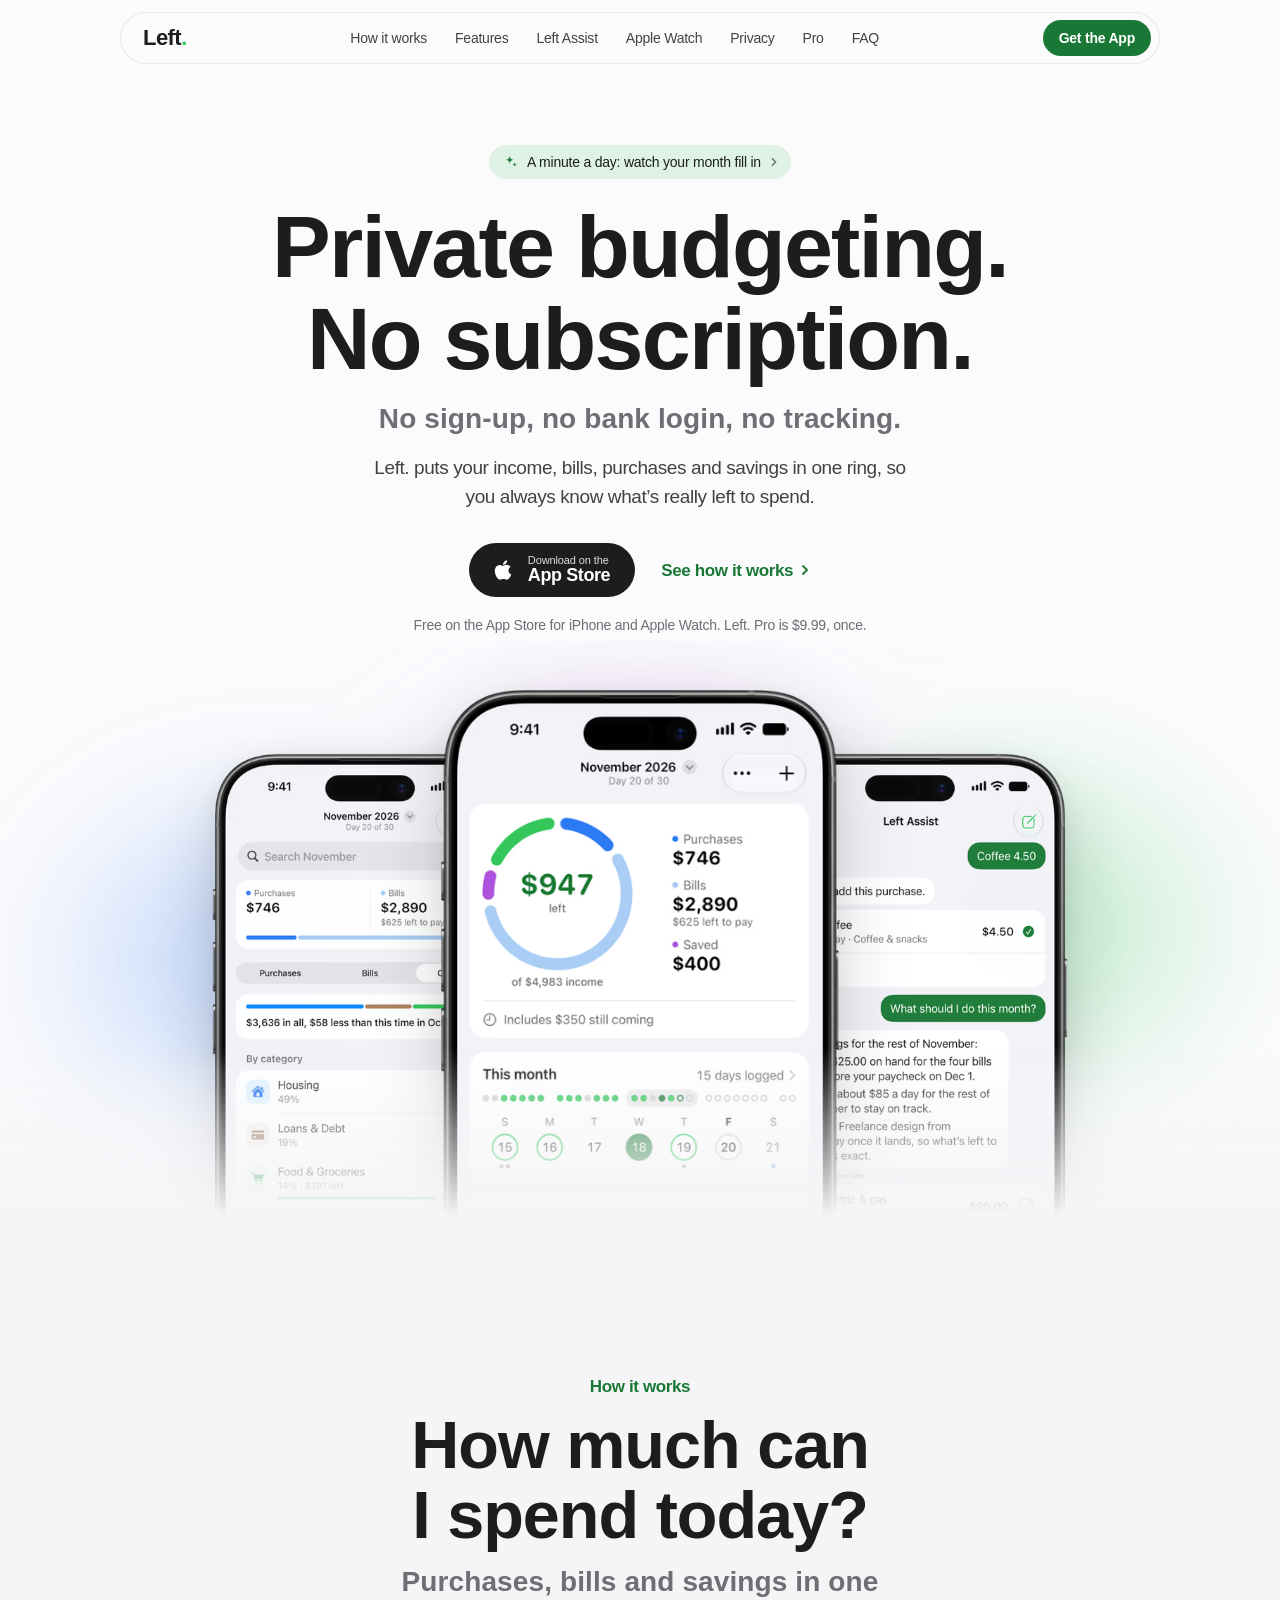
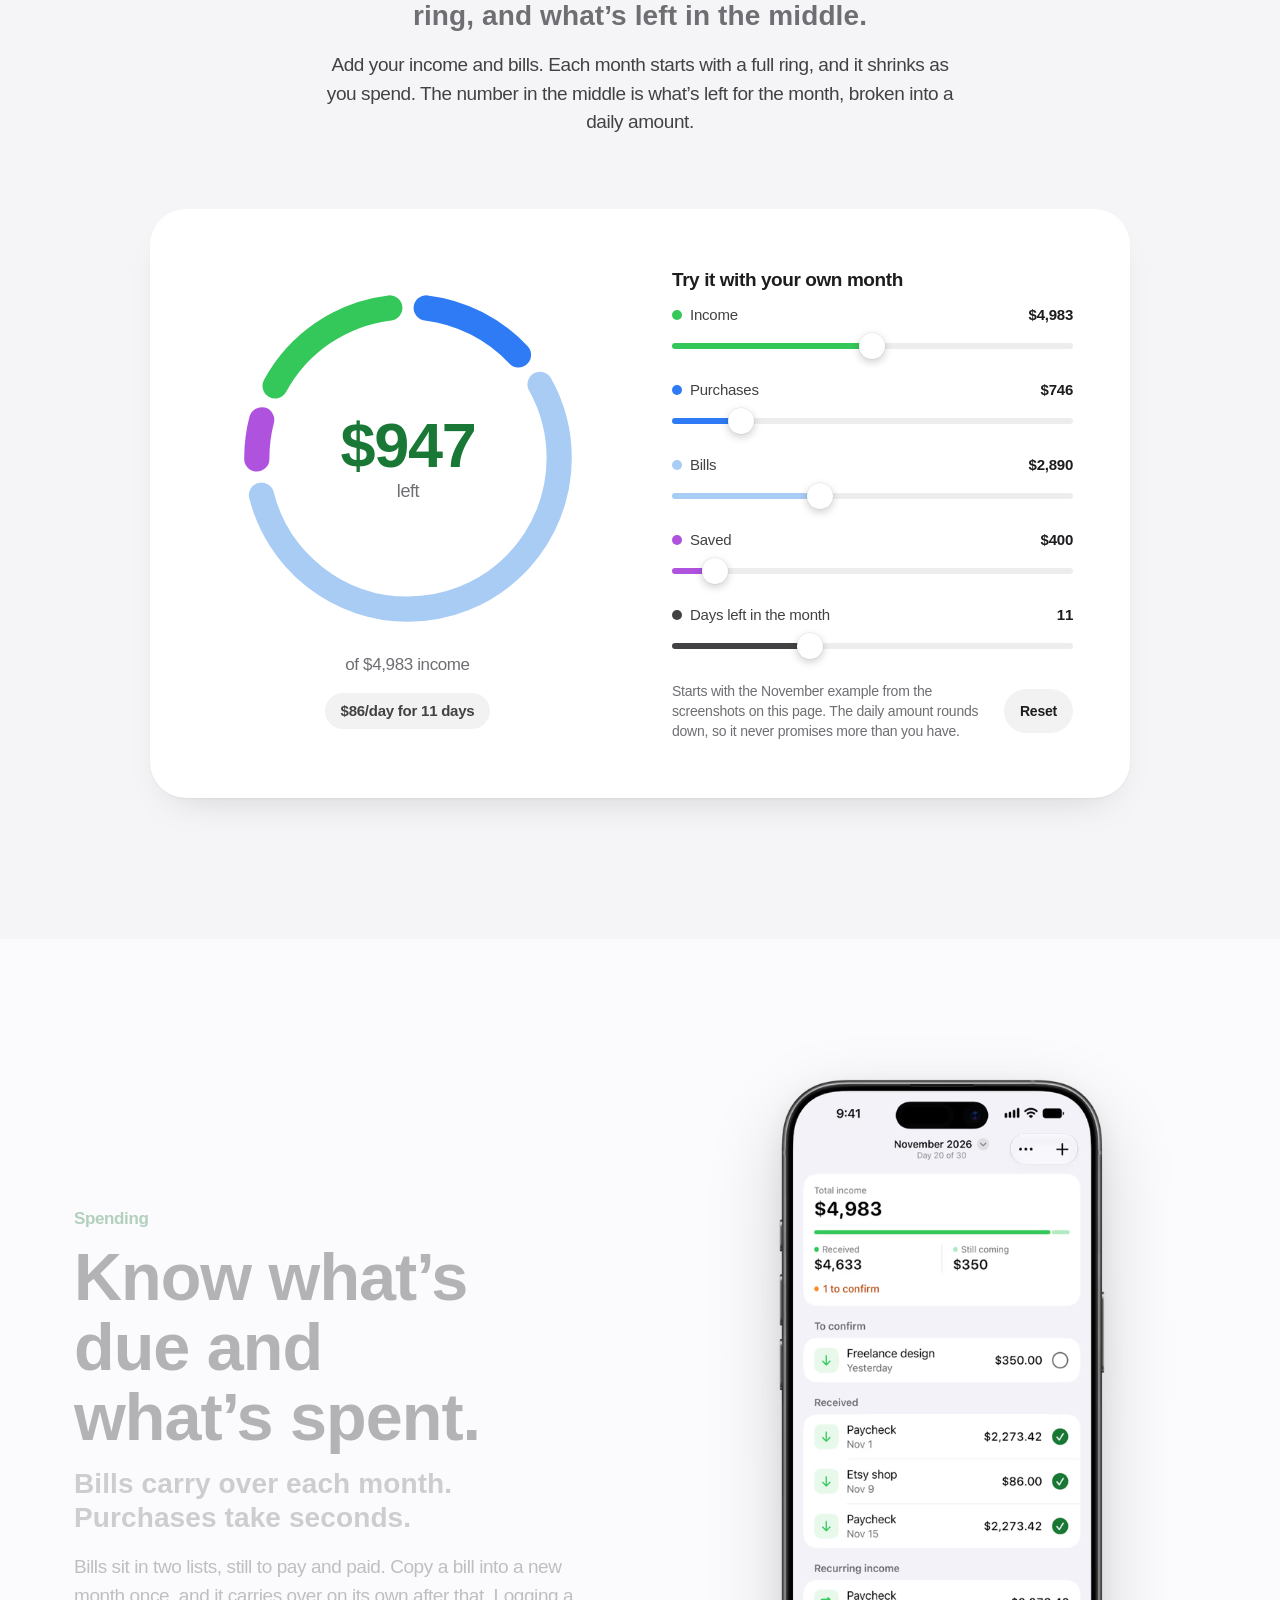
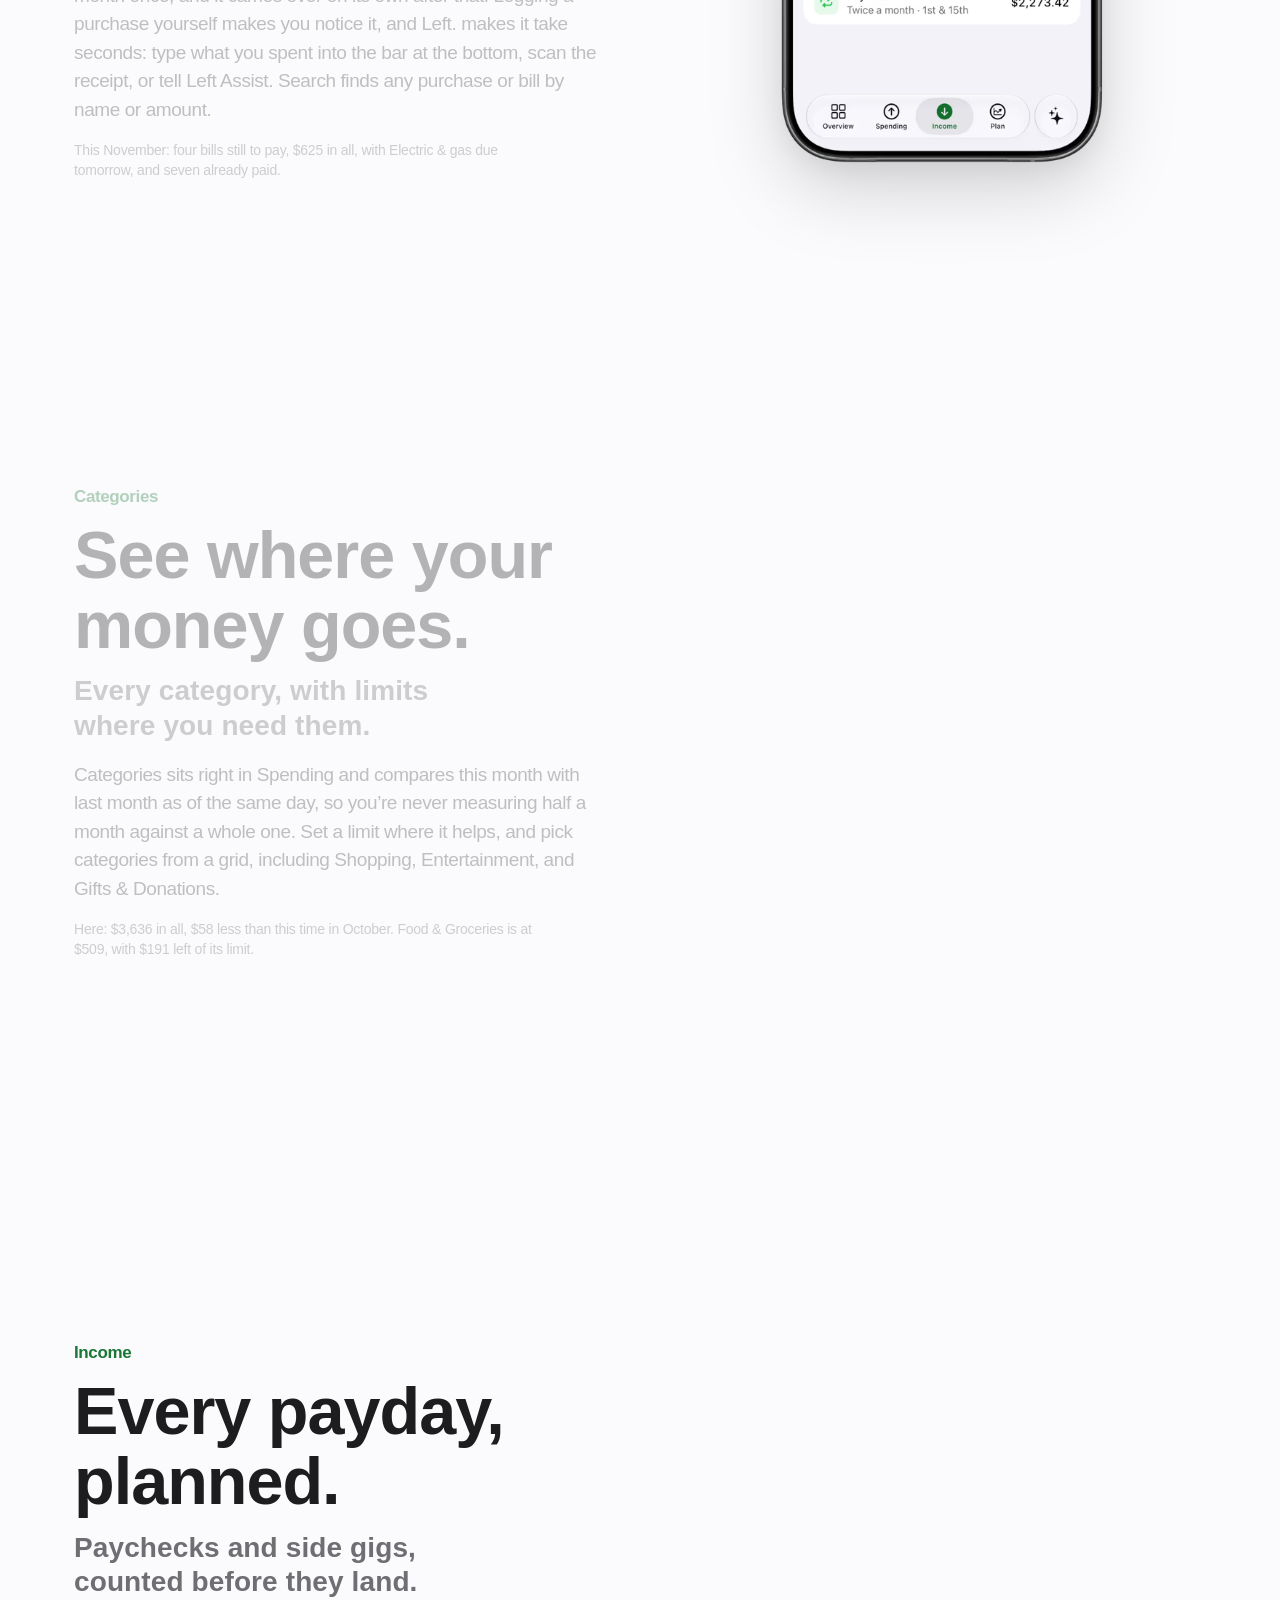
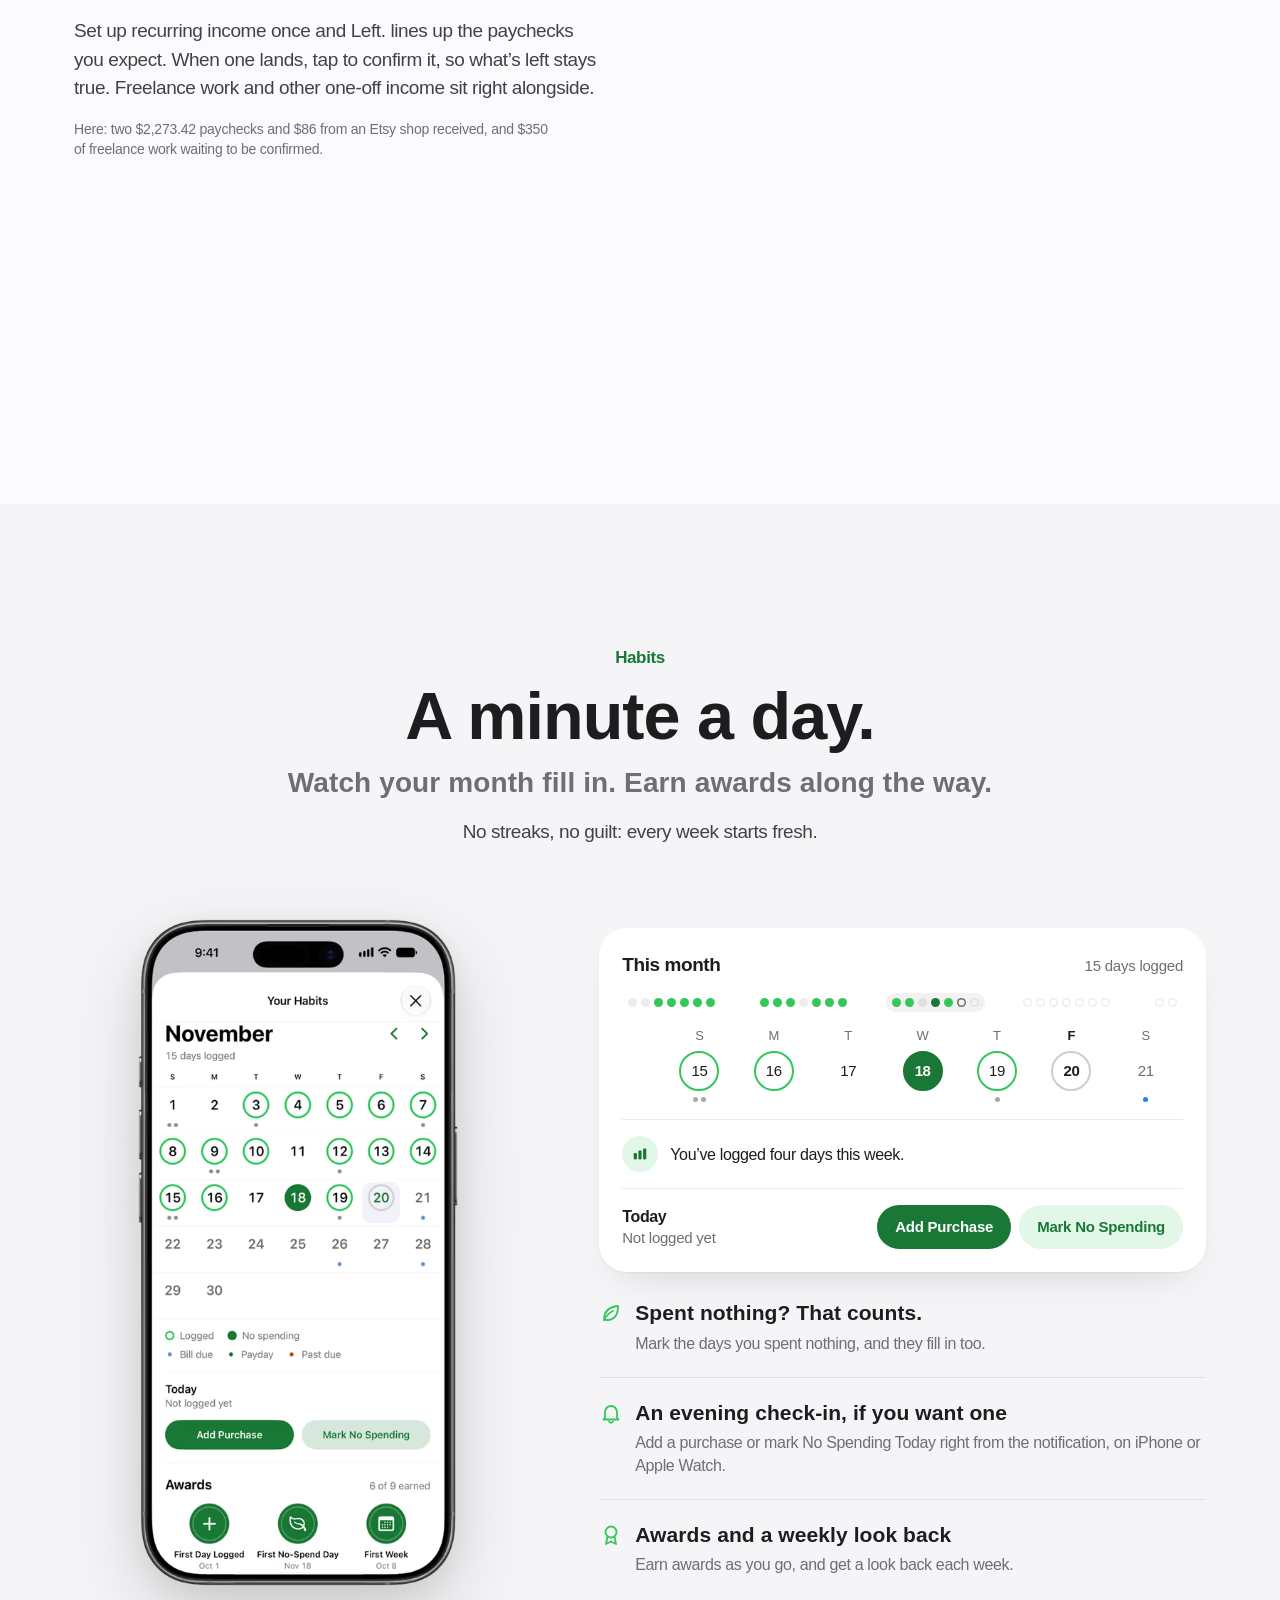
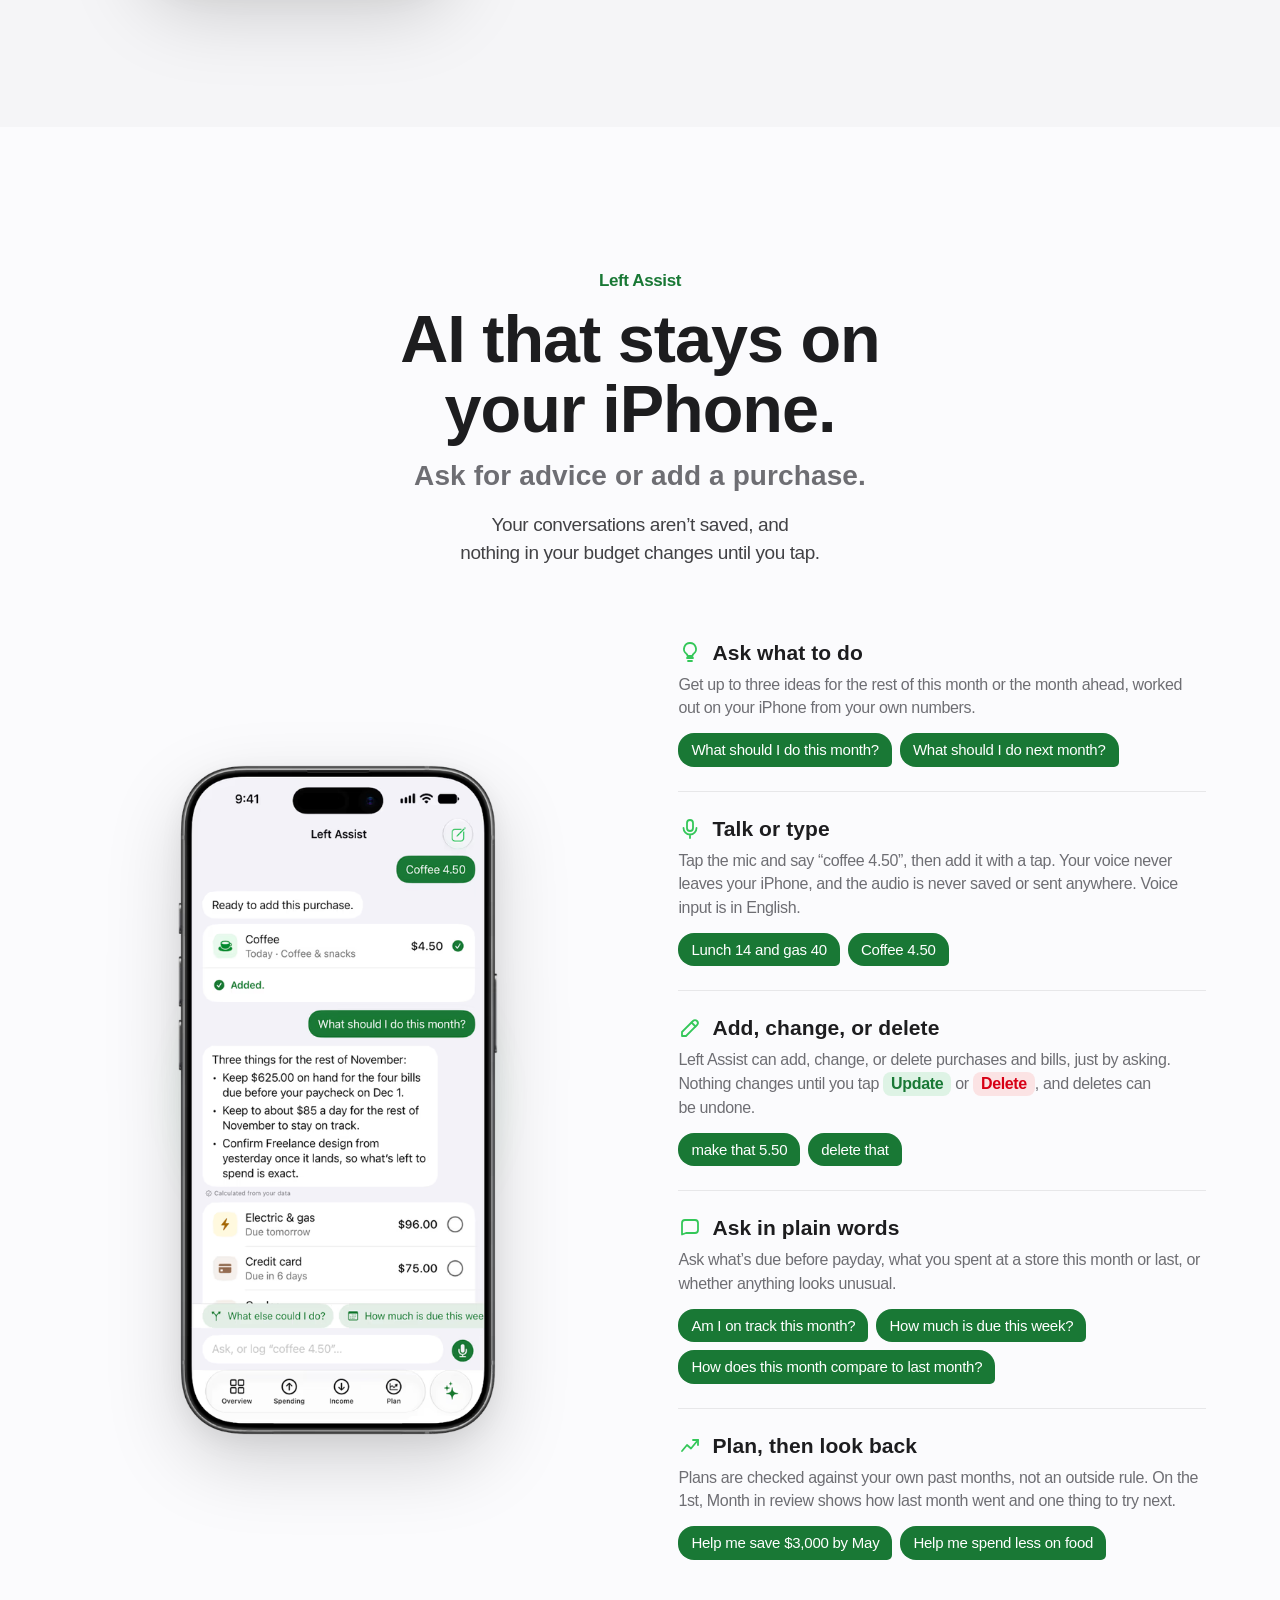
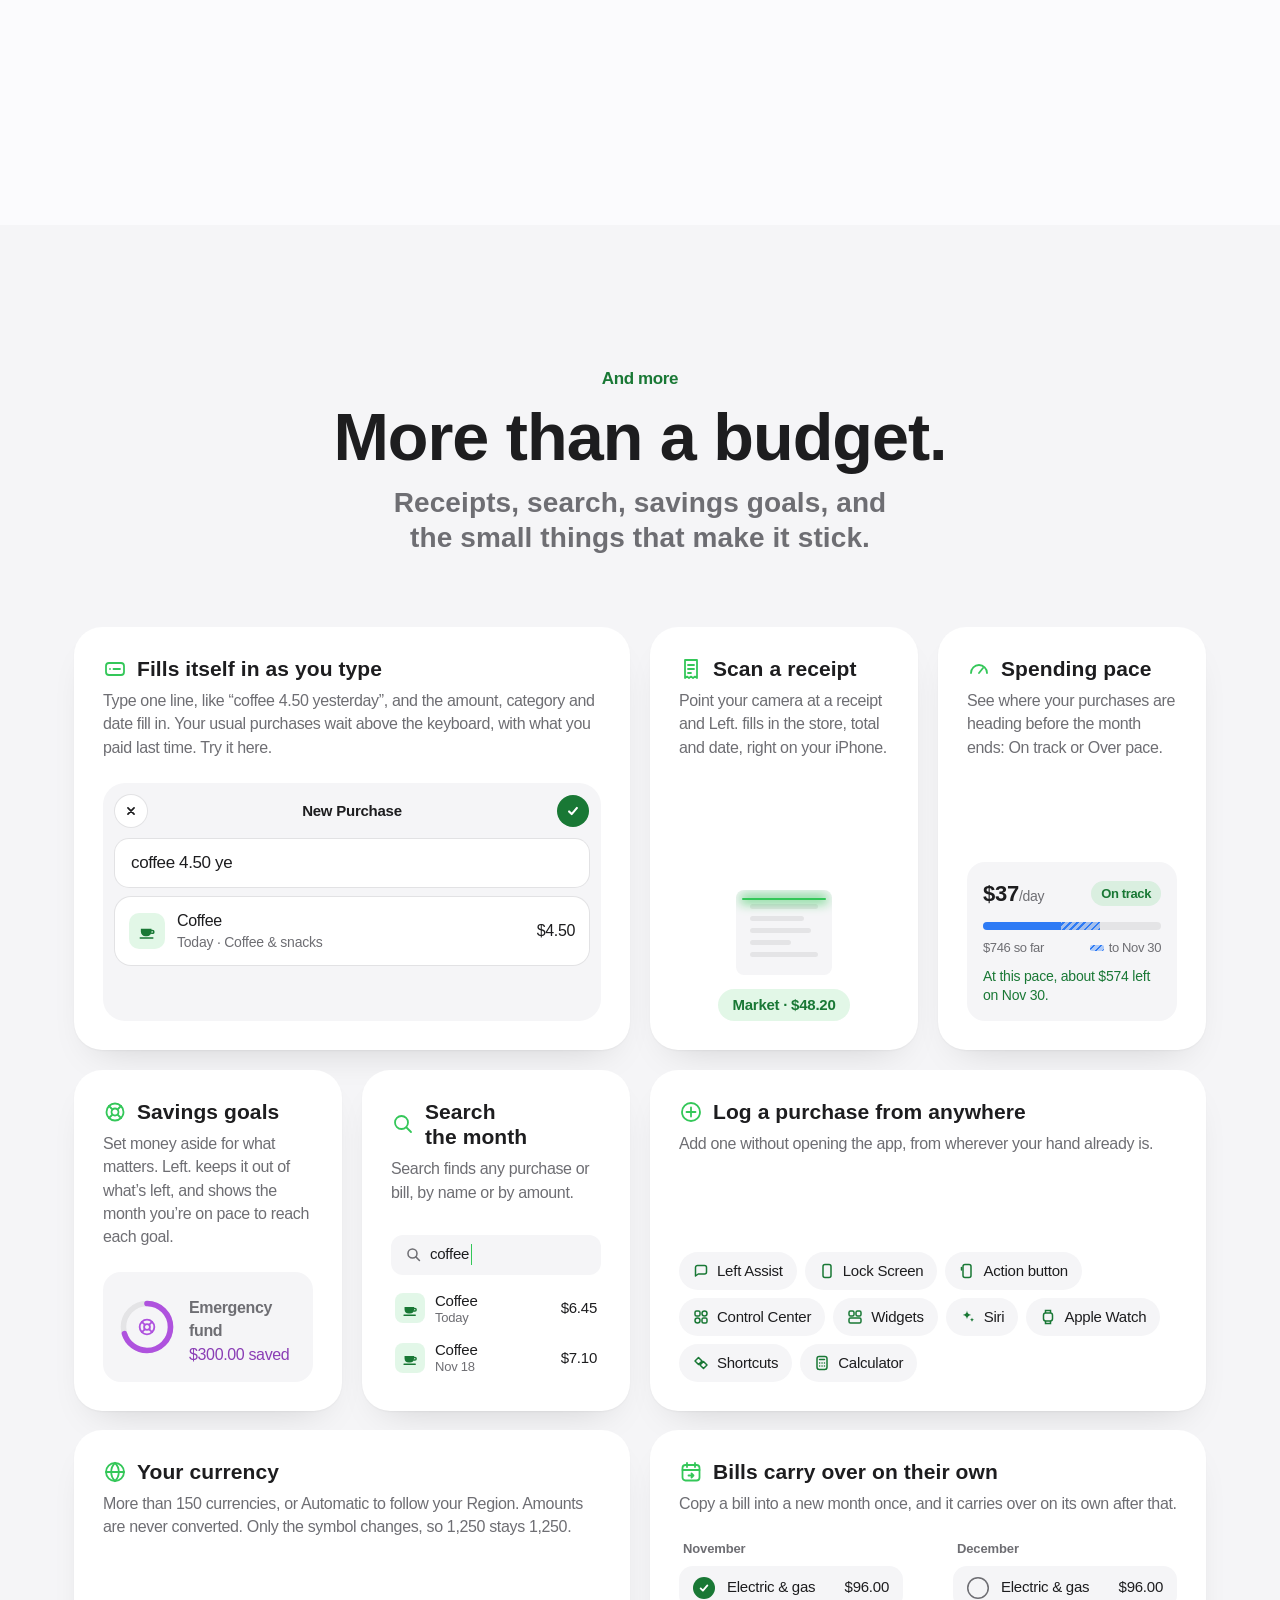
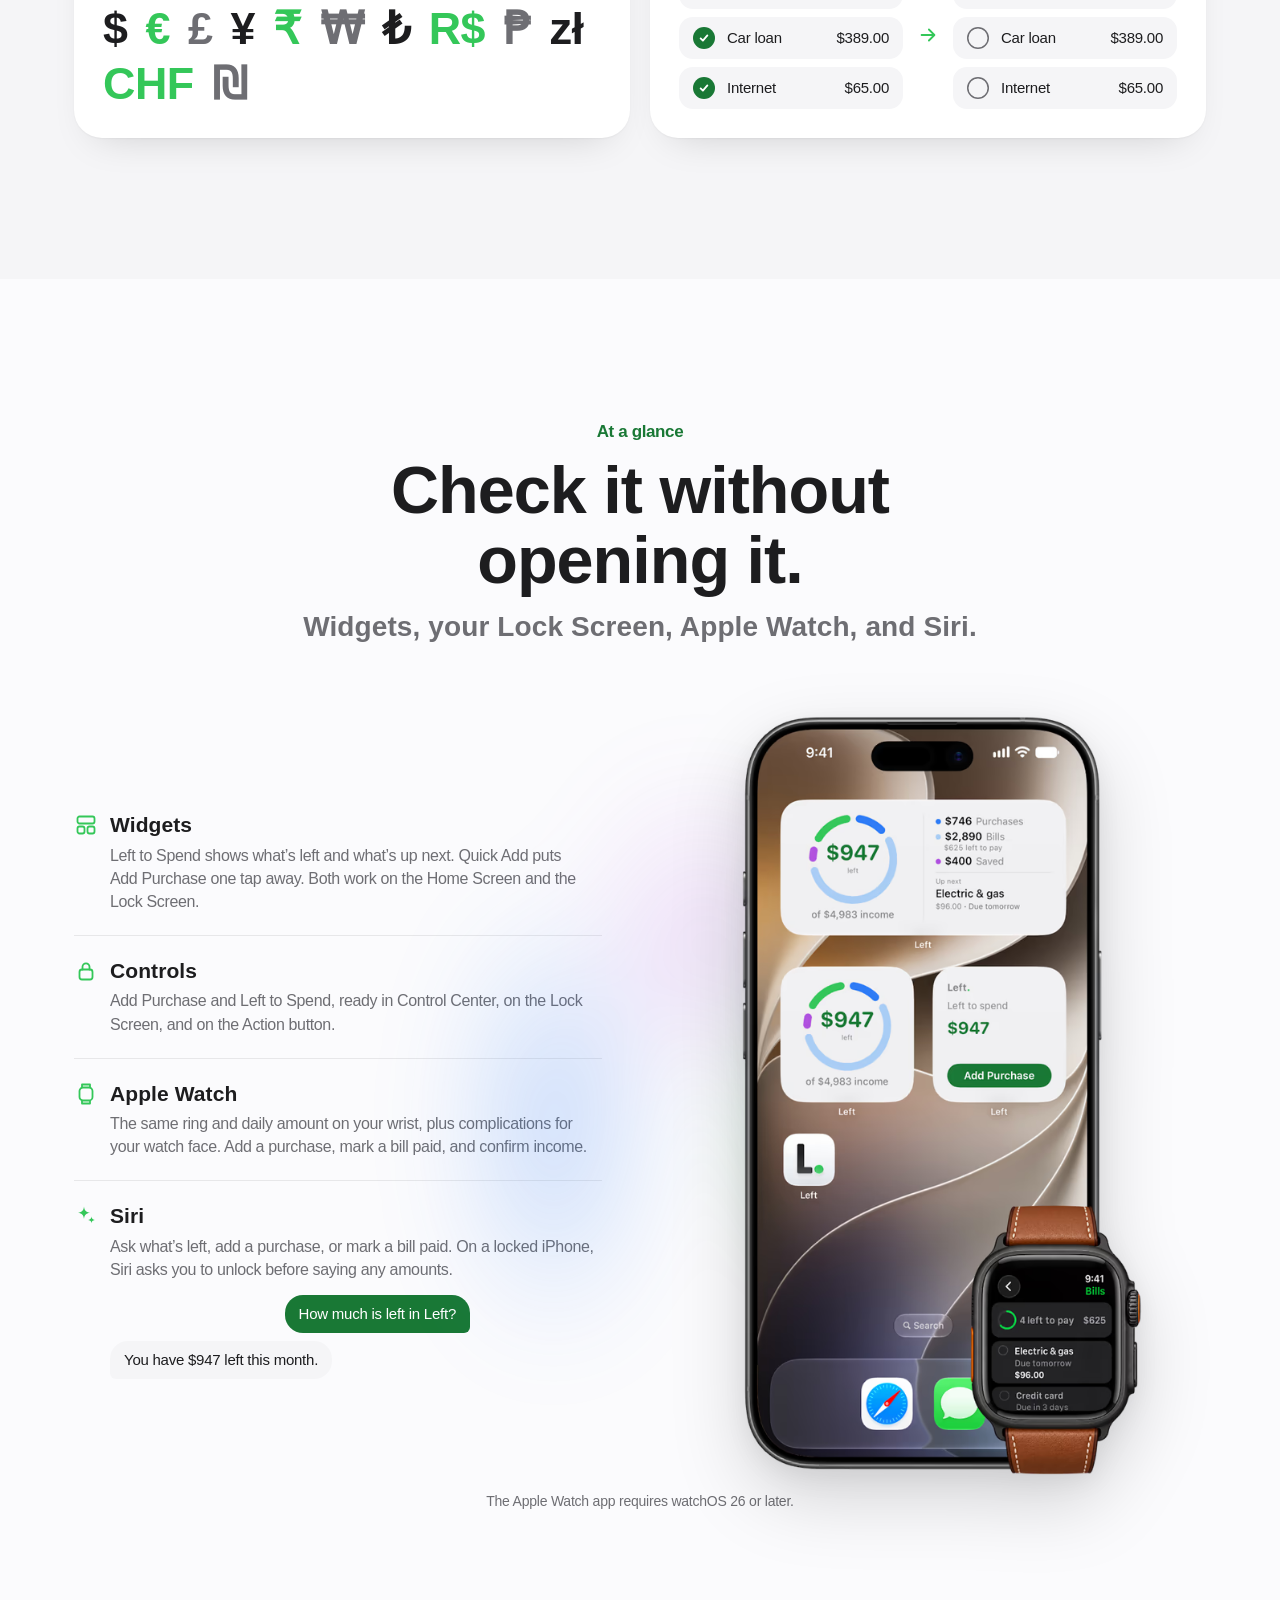
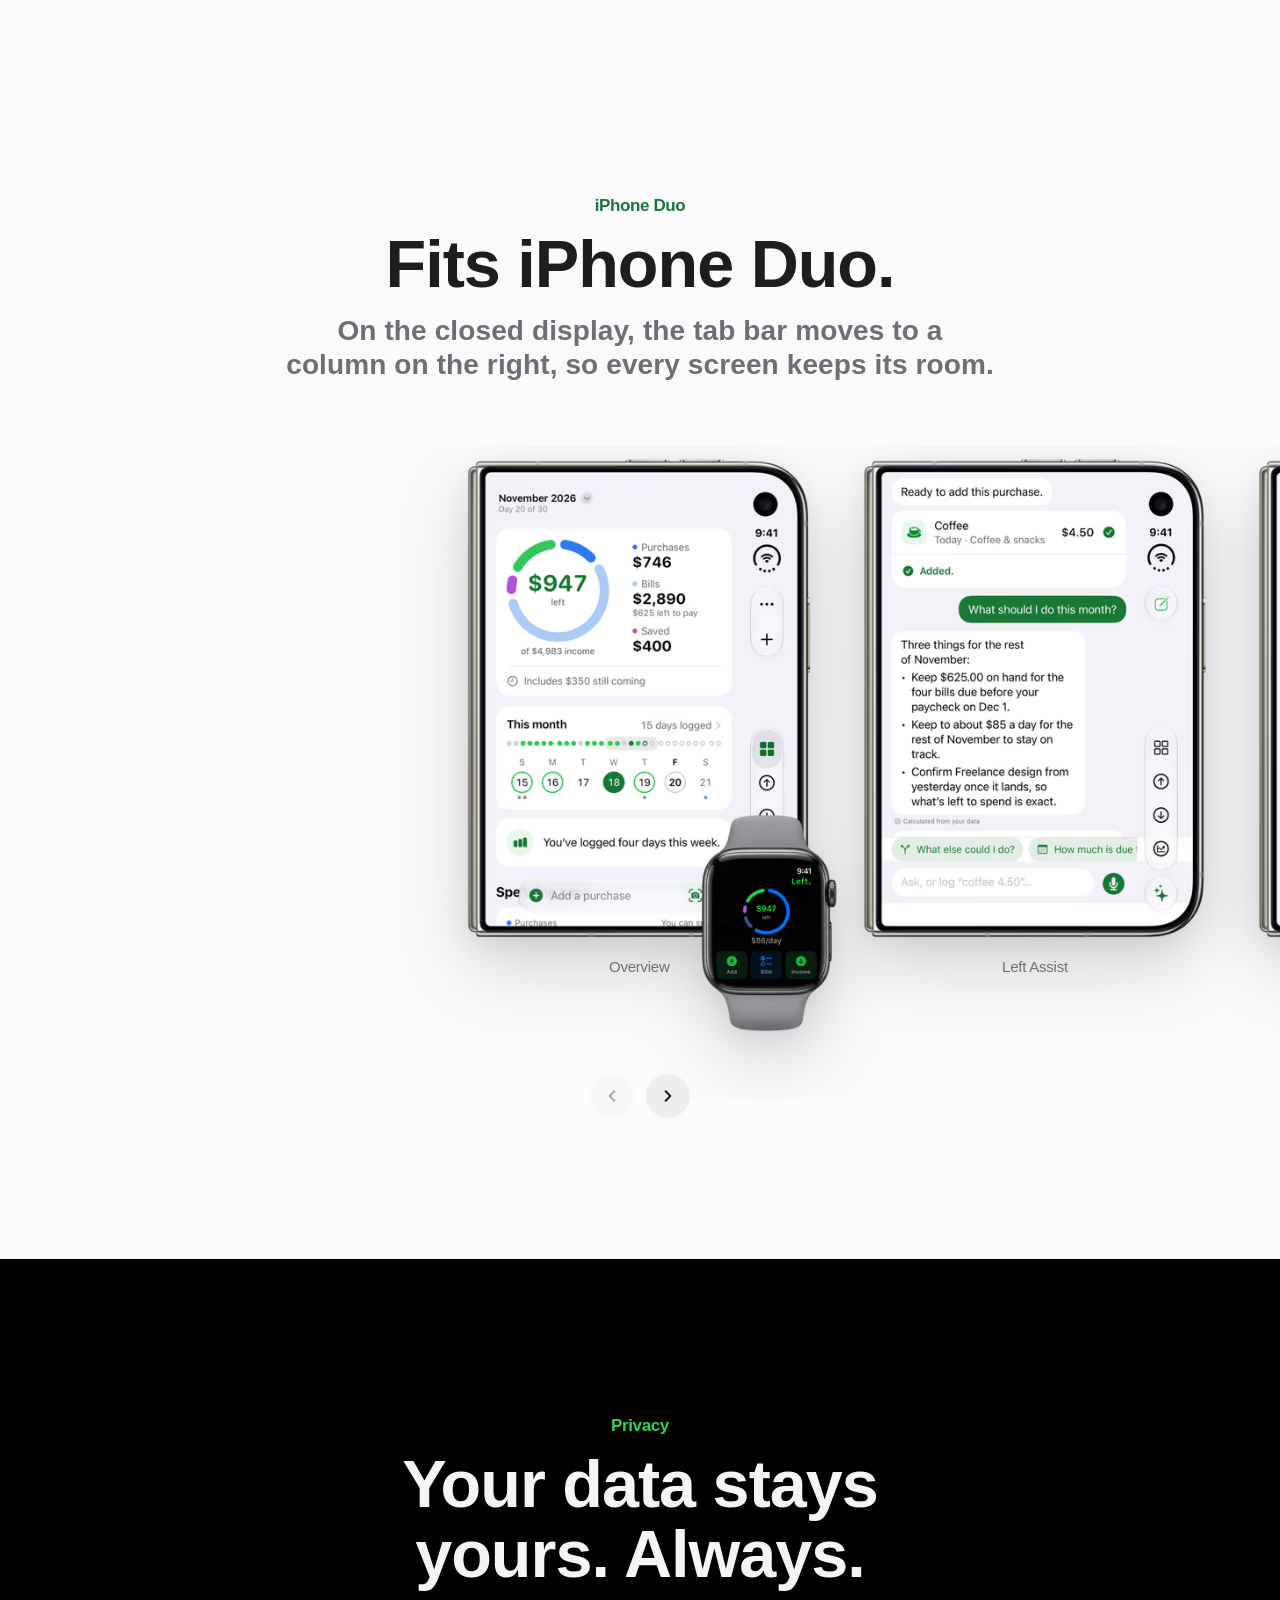
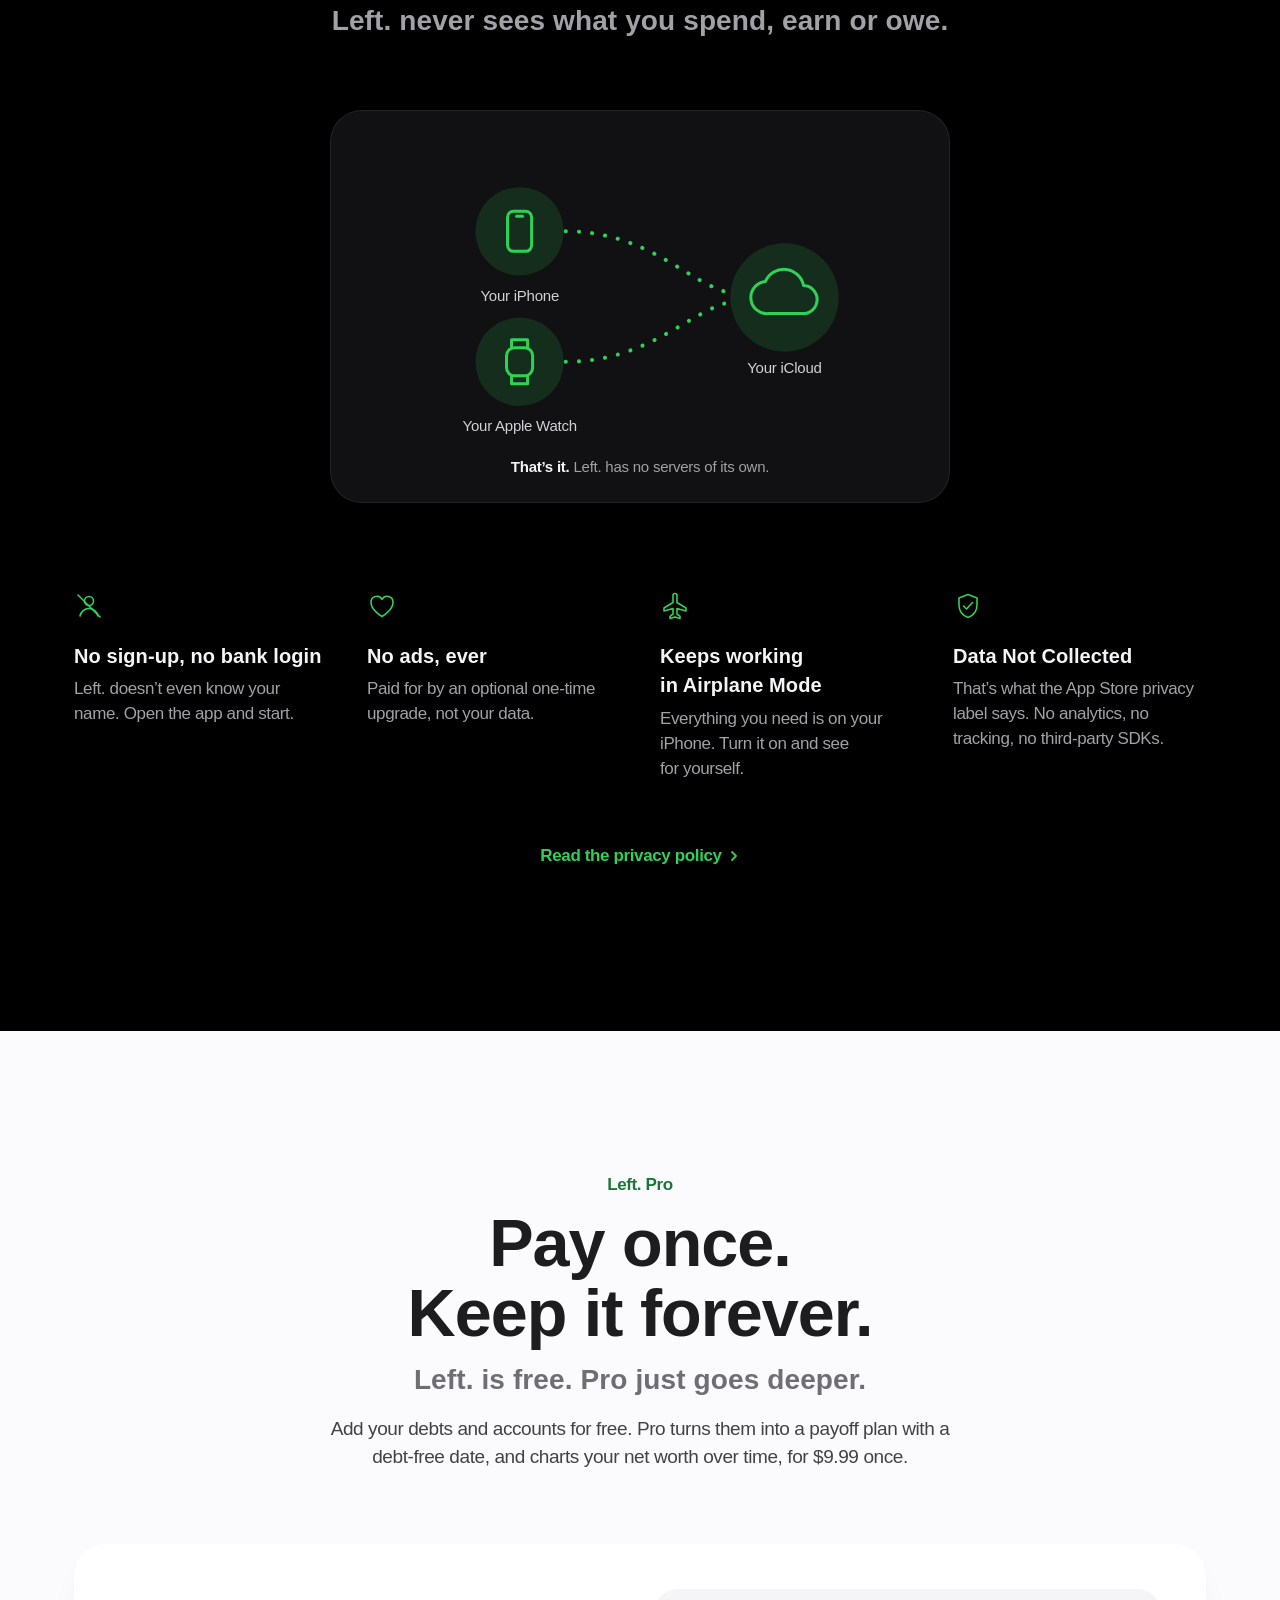
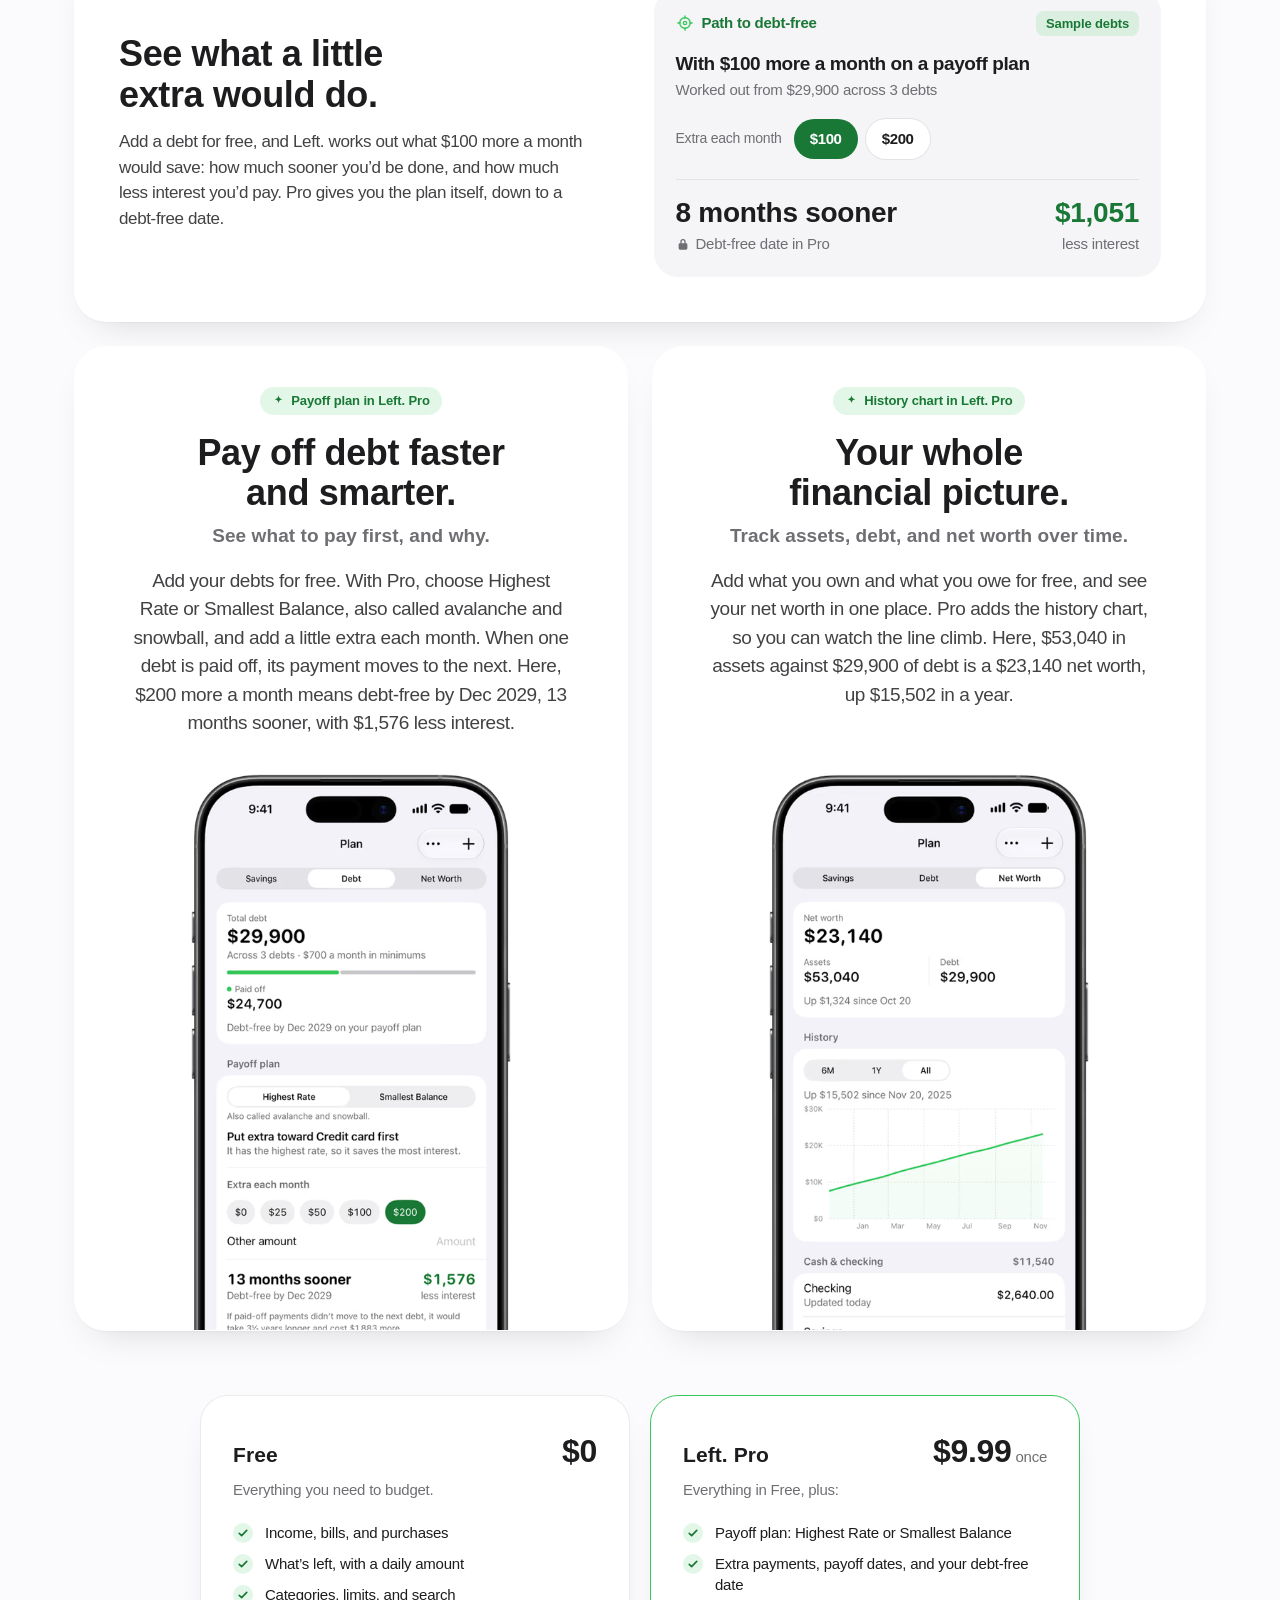
<file: index.html>
<!DOCTYPE html>
<html lang="en">
<head>
  <meta charset="UTF-8">
  <meta name="viewport" content="width=device-width, initial-scale=1.0, viewport-fit=cover">
  <title>Left. Private budget app for iPhone. No subscription.</title>
  <meta name="description" content="Left. puts your income, bills, purchases and savings in one ring, so you always know what’s really left to spend this month. No sign-up, no bank login, no subscription. Free for iPhone and Apple Watch.">

  <meta name="theme-color" content="#fbfbfd" media="(prefers-color-scheme: light)">
  <meta name="theme-color" content="#000000" media="(prefers-color-scheme: dark)">

  <link rel="icon" href="favicon.ico" sizes="32x32">
  <link rel="icon" type="image/svg+xml" href="favicon.svg?v=2">
  <link rel="apple-touch-icon" href="apple-touch-icon.png?v=2">
  <meta name="apple-itunes-app" content="app-id=6761345386">
  <link rel="canonical" href="https://left-budget.com/">
  <link rel="preload" as="image" type="image/avif" href="screenshots/overview.avif"
        imagesrcset="screenshots/overview-sm.avif 504w, screenshots/overview.avif 1007w"
        imagesizes="(max-width: 760px) min(338px, 85.6vw), (max-width: 1024px) 383px, 450px">

  <meta property="og:title" content="Private budgeting. No subscription.">
  <meta property="og:description" content="Left. shows what’s left after bills, spending and savings. No sign-up, no bank login, no tracking. Your data stays on your devices and in your own iCloud. Free for iPhone and Apple Watch.">
  <meta property="og:type" content="website">
  <meta property="og:url" content="https://left-budget.com/">
  <meta property="og:site_name" content="Left.">
  <meta property="og:locale" content="en_US">
  <meta property="og:image" content="https://left-budget.com/og-image.jpg">
  <meta property="og:image:width" content="1200">
  <meta property="og:image:height" content="630">
  <meta property="og:image:type" content="image/jpeg">
  <meta property="og:image:alt" content="Private budgeting. No subscription. The Left. ring in blue, light blue, purple and green.">
  <meta name="twitter:card" content="summary_large_image">
  <meta name="twitter:title" content="Private budgeting. No subscription.">
  <meta name="twitter:description" content="Left. shows what’s left after bills, spending and savings. No sign-up, no bank login, no tracking. Your data stays on your devices and in your own iCloud. Free for iPhone and Apple Watch.">
  <meta name="twitter:image" content="https://left-budget.com/og-image.jpg">
  <meta name="twitter:image:alt" content="Private budgeting. No subscription. The Left. ring in blue, light blue, purple and green.">

  <script type="application/ld+json">
  {
    "@context": "https://schema.org",
    "@type": "MobileApplication",
    "name": "Left.",
    "alternateName": "Left. Budget Planner",
    "url": "https://left-budget.com/",
    "applicationCategory": "FinanceApplication",
    "operatingSystem": "iOS 26.1 or later; watchOS 26.0 or later",
    "description": "Left. puts your income, bills, purchases and savings in one ring, so you always know what’s really left to spend this month. No sign-up, no bank login, no subscription. Free for iPhone and Apple Watch.",
    "image": "https://left-budget.com/og-image.jpg",
    "installUrl": "https://apps.apple.com/app/id6761345386",
    "offers": [
      { "@type": "Offer", "name": "Left.", "price": "0", "priceCurrency": "USD" },
      { "@type": "Offer", "name": "Left. Pro", "price": "9.99", "priceCurrency": "USD", "description": "One-time in-app purchase. No subscription." }
    ]
  }
  </script>
  <script type="application/ld+json">
  {
    "@context": "https://schema.org",
    "@type": "FAQPage",
    "mainEntity": [
      { "@type": "Question", "name": "Is Left. really free?", "acceptedAnswer": { "@type": "Answer", "text": "Yes. Income, bills, purchases, categories and limits, savings goals, the habit calendar and awards, receipt scanning, Left Assist, Apple Watch, widgets, Siri, and iCloud sync are all free, and so is adding your debts and accounts. Left. Pro is a $9.99 one-time purchase that adds the payoff plan, with your debt-free date, and the net worth history chart." } },
      { "@type": "Question", "name": "Is there a subscription?", "acceptedAnswer": { "@type": "Answer", "text": "No. Left. is free, and Left. Pro is a one-time $9.99 purchase with future updates included." } },
      { "@type": "Question", "name": "Why doesn’t it connect to my bank?", "acceptedAnswer": { "@type": "Answer", "text": "By design. You enter your own numbers, so there are no credentials to hand over and no third party in the middle. Logging a purchase yourself makes you notice it, and the capture bar, Left Assist, receipt scanning, Siri, and Apple Watch keep it to seconds." } },
      { "@type": "Question", "name": "Do I have to add my bills every month?", "acceptedAnswer": { "@type": "Answer", "text": "No. Copy a bill into a new month once, and it carries over on its own after that." } },
      { "@type": "Question", "name": "Will Left. nag me to log every day?", "acceptedAnswer": { "@type": "Answer", "text": "No. The evening check-in is optional, and it lets you add a purchase or mark No Spending Today right from the notification, on iPhone or Apple Watch. There are no streaks to lose: every week starts fresh." } },
      { "@type": "Question", "name": "Where is my data?", "acceptedAnswer": { "@type": "Answer", "text": "On your iPhone and Apple Watch, and in your own iCloud for sync between them. Left. has no servers of its own, no analytics, no third-party SDKs, and no ads, and the App Store privacy label reads Data Not Collected." } },
      { "@type": "Question", "name": "Does it work in Airplane Mode?", "acceptedAnswer": { "@type": "Answer", "text": "Yes. Everything you need lives on your iPhone, so Left. keeps working with no connection at all. Turn on Airplane Mode and see for yourself. Changes sync through iCloud when you’re back online." } },
      { "@type": "Question", "name": "Does Left Assist send my questions anywhere?", "acceptedAnswer": { "@type": "Answer", "text": "No. Calculated answers come from the app itself on any iPhone that runs Left. Open-ended questions use Apple Intelligence on iPhone 15 Pro and later. Either way, nothing is sent to a server, and your conversations aren’t saved." } },
      { "@type": "Question", "name": "Can I talk to Left Assist?", "acceptedAnswer": { "@type": "Answer", "text": "Yes. Tap the mic in Left Assist and say “coffee 4.50”, then add it with a tap. Your voice never leaves your iPhone: speech becomes text on the device with Apple’s Speech framework, and the audio isn’t saved or sent anywhere. Voice input is in English, and the first use may download Apple’s English speech model." } },
      { "@type": "Question", "name": "Can Left Assist change my budget?", "acceptedAnswer": { "@type": "Answer", "text": "Only when you tap. Left Assist can add, change, or delete purchases and bills, and you can just ask: “make that 5.50” or “delete that”. It always shows you what it’s ready to do first, nothing changes until you tap to confirm, and deletes can be undone." } },
      { "@type": "Question", "name": "Does Left Assist give financial advice?", "acceptedAnswer": { "@type": "Answer", "text": "It gives budget advice from your own numbers. Ask “What should I do this month?” or “What should I do next month?” and it suggests up to three things, with every figure calculated by the app. It doesn’t help with investing, taxes, or legal questions, and nothing changes until you tap." } },
      { "@type": "Question", "name": "Does it work with my currency?", "acceptedAnswer": { "@type": "Answer", "text": "Yes. Pick from more than 150 currencies in Settings, or stay on Automatic to follow your Region. Amounts are never converted. Only the symbol changes, so 1,250 stays 1,250." } },
      { "@type": "Question", "name": "Does Left. work with VoiceOver and larger text?", "acceptedAnswer": { "@type": "Answer", "text": "Yes. Left. is designed for VoiceOver, larger text sizes, and Increase Contrast." } },
      { "@type": "Question", "name": "What do I need to run it?", "acceptedAnswer": { "@type": "Answer", "text": "An iPhone on iOS 26.1 or later, iPhone Duo included, and watchOS 26 or later for the Apple Watch app. Left. and its voice input are in English. Open-ended Left Assist questions use Apple Intelligence, which needs an iPhone 15 Pro or later." } },
      { "@type": "Question", "name": "What happens when I get a new iPhone?", "acceptedAnswer": { "@type": "Answer", "text": "Sign in with the same Apple Account, install Left., and your data syncs back through iCloud. Pro restores automatically, and Restore Purchases is there if you ever need it." } }
    ]
  }
  </script>
  <script type="speculationrules">
  { "prerender": [{ "where": { "href_matches": ["/support.html", "/privacy.html"] }, "eagerness": "moderate" }] }
  </script>
  <script>document.documentElement.classList.add('js');</script>

  <style>
    *, *::before, *::after { box-sizing: border-box; }

    /* Smooth cross-fades between the site's pages, where supported */
    @view-transition { navigation: auto; }

    :root {
      color-scheme: light dark;
      --bg: #fbfbfd;
      --bg-alt: #f5f5f7;
      --card: #ffffff;
      --fg: #1d1d1f;
      --fg-soft: #424245;
      --muted: #6e6e73;
      --border: rgba(0, 0, 0, 0.08);
      --track: rgba(0, 0, 0, 0.07);
      --pill: rgba(0, 0, 0, 0.05);

      /* The app's palette. One segmented ring everywhere: purchases, bills,
         saved, left, clockwise from 12. Text variants keep 4.5:1 on light surfaces. */
      --green: #34c759;
      --green-text: #197835;
      --green-soft: rgba(52, 199, 89, 0.14);
      --brand-fill: #197835;     /* white text sits only on this deep green */
      --blue: #2e7bf5;
      --blue-soft: #a8ccf4;
      --purple: #af52de;
      --purple-text: #8a3db5;
      --red-text: #d70015;

      --shadow-card: 0 1px 2px rgba(0, 0, 0, 0.04), 0 18px 40px -22px rgba(0, 0, 0, 0.18);
      --phone-shadow: drop-shadow(0 28px 36px rgba(0, 0, 0, 0.16)) drop-shadow(0 6px 12px rgba(0, 0, 0, 0.06));
      --watch-shadow: drop-shadow(0 18px 24px rgba(0, 0, 0, 0.18));
      --glass: rgba(251, 251, 253, 0.7);
      --glass-border: rgba(0, 0, 0, 0.07);
      --glass-shadow: 0 10px 30px -14px rgba(0, 0, 0, 0.22), inset 0 1px 0 rgba(255, 255, 255, 0.7);
      --badge-bg: #1d1d1f;
      --badge-fg: #ffffff;
      --badge-border: transparent;
      --aurora-opacity: 0.55;

      /* Apple's optical tracking scale. SF Text (under 20px) is drawn wide for
         legibility so it needs negative tracking; SF Display (20px and up) is
         already tight and opens back up as the size grows. */
      --track-lead: 0.004em;      /* 20px to 28px */
      --track-body: -0.022em;     /* 16px to 19px */
      --track-small: -0.016em;    /* 14px to 15px */
      --track-caption: -0.01em;   /* 11px to 13px */

      --ease: cubic-bezier(.2, .7, .2, 1);
      --nav-h: 76px;
    }

    @media (prefers-color-scheme: dark) {
      :root {
        --bg: #000000;
        --bg-alt: #0c0c0d;
        --card: #1c1c1e;
        --fg: #f5f5f7;
        --fg-soft: #d1d1d6;
        --muted: #98989d;
        --border: rgba(255, 255, 255, 0.1);
        --track: rgba(255, 255, 255, 0.1);
        --pill: rgba(255, 255, 255, 0.08);
        --green: #30d158;
        --green-text: #30d158;
        --green-soft: rgba(48, 209, 88, 0.16);
        --blue: #3b86f7;
        --blue-soft: #9fc3ef;
        --purple: #bf5af2;
        --purple-text: #d68cff;
        --red-text: #ff453a;
        --shadow-card: none;
        --phone-shadow: drop-shadow(0 28px 40px rgba(0, 0, 0, 0.7));
        --watch-shadow: drop-shadow(0 18px 24px rgba(0, 0, 0, 0.6));
        --glass: rgba(28, 28, 30, 0.66);
        --glass-border: rgba(255, 255, 255, 0.12);
        --glass-shadow: 0 10px 30px -14px rgba(0, 0, 0, 0.7), inset 0 1px 0 rgba(255, 255, 255, 0.08);
        --badge-bg: #ffffff;
        --badge-fg: #1d1d1f;
        --badge-border: rgba(255, 255, 255, 0.2);
        --aurora-opacity: 0.8;
      }
    }

    html {
      scroll-behavior: smooth;
      scroll-padding-top: var(--nav-h);
      -webkit-text-size-adjust: 100%;
    }
    @media (prefers-reduced-motion: reduce) {
      html { scroll-behavior: auto; }
    }

    body {
      margin: 0;
      background: var(--bg);
      color: var(--fg);
      font-family: -apple-system, BlinkMacSystemFont, 'SF Pro Display', 'SF Pro Text', 'Helvetica Neue', Helvetica, Arial, sans-serif;
      -webkit-font-smoothing: antialiased;
      -moz-osx-font-smoothing: grayscale;
      text-rendering: optimizeLegibility;
      line-height: 1.47059;
      font-size: 1.0625rem;
      letter-spacing: var(--track-body);
      overflow-x: clip;
    }

    .wrap {
      max-width: 1180px;
      margin: 0 auto;
      padding: 0 24px;
    }
    @media (max-width: 480px) {
      .wrap { padding: 0 16px; }
    }

    a { color: inherit; text-decoration: none; }
    img { display: block; max-width: 100%; height: auto; }
    p { margin: 0; }
    h1, h2, h3 { margin: 0; text-wrap: balance; }
    ul { margin: 0; padding: 0; list-style: none; }
    figure { margin: 0; }
    .num { font-variant-numeric: tabular-nums; }

    /* Keyboard focus: visible in both themes, never shown on mouse clicks */
    :focus-visible {
      outline: 2px solid var(--fg);
      outline-offset: 3px;
      border-radius: 6px;
    }

    .vh { position: absolute; width: 1px; height: 1px; overflow: hidden; clip-path: inset(50%); white-space: nowrap; }

    .skip-link {
      position: fixed;
      left: 16px;
      top: -64px;
      z-index: 200;
      padding: 10px 18px;
      border-radius: 12px;
      background: var(--fg);
      color: var(--bg);
      font-size: 0.875rem;
      font-weight: 500;
      letter-spacing: var(--track-small);
      transition: top .18s ease;
    }
    .skip-link:focus-visible { top: 12px; color: var(--bg); }

    /* ===== TYPE SCALE ===== */
    .eyebrow {
      font-size: 1.0625rem;
      font-weight: 600;
      color: var(--green-text);
      letter-spacing: var(--track-body);
      margin: 0 0 12px;
    }
    h1 {
      font-size: clamp(2.75rem, 7vw, 5.5rem);
      font-weight: 700;
      line-height: 1.04;
      letter-spacing: -0.02em;
    }
    h2 {
      font-size: clamp(2.25rem, 5.2vw, 4.25rem);
      font-weight: 700;
      line-height: 1.05;
      letter-spacing: -0.015em;
    }
    .sub {
      font-size: clamp(1.25rem, 2.2vw, 1.75rem);
      font-weight: 600;
      line-height: 1.22;
      color: var(--muted);
      letter-spacing: var(--track-lead);
      margin-top: 14px;
      text-wrap: balance;
    }
    .body {
      font-size: 1.0625rem;
      line-height: 1.5;
      color: var(--fg-soft);
      letter-spacing: var(--track-body);
      margin-top: 18px;
      text-wrap: pretty;
    }
    @media (min-width: 1024px) {
      .body { font-size: 1.1875rem; }
    }
    .footnote {
      font-size: 0.875rem;
      line-height: 1.43;
      color: var(--muted);
      letter-spacing: var(--track-small);
      margin-top: 16px;
      text-wrap: pretty;
    }
    .center { text-align: center; }
    .center .sub, .center .body, .center .footnote { margin-left: auto; margin-right: auto; }
    .section-head { max-width: 760px; margin: 0 auto; }
    .section-head .body { max-width: 640px; }

    /* Text link with a trailing chevron */
    .text-link {
      display: inline-flex;
      align-items: center;
      gap: 6px;
      min-height: 44px;
      font-size: 1.0625rem;
      font-weight: 600;
      color: var(--green-text);
      letter-spacing: var(--track-body);
    }
    .text-link svg { width: 12px; height: 12px; flex-shrink: 0; transition: transform .2s ease; }
    .text-link:hover { text-decoration: underline; text-underline-offset: 4px; }
    .text-link:hover svg { transform: translateX(2px); }

    /* App Store badge */
    .app-store-btn {
      display: inline-flex;
      align-items: center;
      gap: 12px;
      height: 54px;
      padding: 0 24px 0 20px;
      border-radius: 999px;
      background: var(--badge-bg);
      color: var(--badge-fg);
      border: 1px solid var(--badge-border);
      transition: transform .2s ease, opacity .2s ease;
    }
    .app-store-btn:hover { transform: translateY(-1px); opacity: 0.9; color: var(--badge-fg); }
    .app-store-btn svg { width: 26px; height: 26px; flex-shrink: 0; }
    .app-store-btn .copy { display: flex; flex-direction: column; line-height: 1.1; text-align: left; }
    .app-store-btn small { font-size: 0.6875rem; opacity: 0.85; letter-spacing: var(--track-caption); }
    .app-store-btn strong { font-size: 1.125rem; font-weight: 600; letter-spacing: var(--track-body); }

    /* Pro pill, as on the App Store screenshots of Pro features */
    .pro-pill {
      display: inline-flex;
      align-items: center;
      gap: 6px;
      height: 28px;
      padding: 0 12px;
      border-radius: 999px;
      background: var(--green-soft);
      color: var(--green-text);
      font-size: 0.8125rem;
      font-weight: 600;
      letter-spacing: var(--track-caption);
      white-space: nowrap;
    }
    .pro-pill svg { width: 13px; height: 13px; }

    /* Reveal on scroll */
    .reveal {
      opacity: 0;
      transform: translateY(20px);
      transition: opacity .8s var(--ease), transform .8s var(--ease);
    }
    .reveal.in { opacity: 1; transform: none; }
    .reveal.d1 { transition-delay: 80ms; }
    .reveal.d2 { transition-delay: 160ms; }
    .reveal.d3 { transition-delay: 240ms; }
    @media (prefers-reduced-motion: reduce) {
      .reveal { opacity: 1; transform: none; transition: none; }
      .app-store-btn, .text-link svg, .faq-icon { transition: none; }
      .app-store-btn:hover { transform: none; }
    }

    /* ===== NAV (floating glass bar) ===== */
    .nav {
      position: sticky;
      top: 0;
      z-index: 100;
      padding: 12px 16px 0;
      pointer-events: none;
    }
    .nav-bar {
      pointer-events: auto;
      max-width: 1040px;
      height: 52px;
      margin: 0 auto;
      padding: 0 8px 0 22px;
      display: flex;
      align-items: center;
      justify-content: space-between;
      gap: 16px;
      border-radius: 999px;
      background: var(--glass);
      border: 1px solid var(--glass-border);
      -webkit-backdrop-filter: blur(24px) saturate(180%);
      backdrop-filter: blur(24px) saturate(180%);
      transition: box-shadow .3s ease;
    }
    .nav.scrolled .nav-bar { box-shadow: var(--glass-shadow); }
    .brand {
      font-weight: 700;
      font-size: 1.375rem;
      letter-spacing: -0.025em;
      line-height: 1;
      display: inline-flex;
      align-items: baseline;
      color: var(--fg);
      padding: 8px 0;
    }
    .brand .dot { color: var(--green); }
    .nav-links {
      display: flex;
      align-items: center;
      gap: 2px;
    }
    .nav-links a {
      display: inline-flex;
      align-items: center;
      height: 36px;
      padding: 0 13px;
      border-radius: 999px;
      color: var(--fg-soft);
      font-size: 0.875rem;
      letter-spacing: var(--track-small);
      transition: color .15s ease, background-color .15s ease;
    }
    .nav-links a:hover { color: var(--fg); background: var(--pill); }
    .nav-links a.is-current { color: var(--fg); background: var(--pill); }
    .nav-end { display: flex; align-items: center; gap: 6px; }
    .nav-cta {
      display: inline-flex;
      align-items: center;
      height: 36px;
      padding: 0 16px;
      border-radius: 999px;
      background: var(--brand-fill);
      color: #fff;
      font-size: 0.875rem;
      font-weight: 600;
      letter-spacing: var(--track-small);
      transition: filter .15s ease;
    }
    .nav-cta:hover { filter: brightness(1.12); }
    .menu-btn {
      display: none;
      width: 40px;
      height: 40px;
      border: 0;
      border-radius: 999px;
      background: transparent;
      color: var(--fg);
      cursor: pointer;
      align-items: center;
      justify-content: center;
    }
    .menu-btn:hover { background: var(--pill); }
    .menu-btn svg { width: 20px; height: 20px; }
    .menu {
      pointer-events: auto;     /* the nav wrapper passes clicks through */
      position: fixed;
      inset: 72px 16px auto auto;
      margin: 0;
      width: min(280px, calc(100vw - 32px));
      padding: 8px;
      border-radius: 24px;
      border: 1px solid var(--glass-border);
      background: var(--glass);
      color: var(--fg);
      box-shadow: var(--glass-shadow);
      -webkit-backdrop-filter: blur(28px) saturate(180%);
      backdrop-filter: blur(28px) saturate(180%);
      opacity: 0;
      transform: translateY(-6px) scale(.98);
      transform-origin: top right;
      transition: opacity .2s ease, transform .2s var(--ease), overlay .2s allow-discrete, display .2s allow-discrete;
    }
    .menu:popover-open { opacity: 1; transform: none; }
    @starting-style {
      .menu:popover-open { opacity: 0; transform: translateY(-6px) scale(.98); }
    }
    .menu a {
      display: flex;
      align-items: center;
      min-height: 46px;
      padding: 0 16px;
      border-radius: 16px;
      font-size: 1.0625rem;
      font-weight: 500;
    }
    .menu a:hover { background: var(--pill); }
    @media (max-width: 860px) {
      .nav-links { display: none; }
      .menu-btn { display: inline-flex; }
    }
    @media (max-width: 480px) {
      .nav { padding: 10px 12px 0; }
      .nav-bar { padding-left: 18px; }
    }

    /* ===== HERO ===== */
    .hero {
      /* Shorter windows get tighter spacing, so more of the phone shows on the first screen */
      padding-top: clamp(56px, 8vw, 104px);
      padding-top: clamp(56px, min(8vw, 9svh), 104px);
      text-align: center;
      position: relative;
    }
    .hero-text { max-width: 900px; margin: 0 auto; }
    .hero h1 { font-size: clamp(2.75rem, min(7vw, 10.5svh), 5.5rem); }
    .hero-kicker {
      display: inline-flex;
      align-items: center;
      gap: 8px;
      min-height: 34px;
      max-width: 100%;
      padding: 5px 12px 5px 14px;
      margin-bottom: 22px;
      border-radius: 999px;
      background: var(--green-soft);
      color: var(--fg);
      font-size: 0.875rem;
      letter-spacing: var(--track-small);
      line-height: 1.3;
      text-align: left;
      transition: background-color .2s ease;
    }
    .hero-kicker:hover { background: color-mix(in srgb, var(--green) 24%, transparent); }
    .hero-kicker span { text-wrap: balance; }
    .hero-kicker .spark { width: 16px; height: 16px; flex-shrink: 0; color: var(--green-text); }
    .hero-kicker .chev { width: 10px; height: 10px; flex-shrink: 0; color: var(--muted); }
    @media (max-width: 340px) { .hero-kicker { gap: 6px; padding-inline: 10px; } }
    .hero .sub { margin-top: 18px; }
    .hero .body { max-width: 560px; margin-left: auto; margin-right: auto; }
    .cta-row {
      display: flex;
      align-items: center;
      justify-content: center;
      flex-wrap: wrap;
      gap: 12px 26px;
      margin-top: 32px;
    }
    .hero .footnote { margin-top: 18px; }

    .hero-stage {
      --pw: 400px;              /* centre phone width */
      --sw: 316px;              /* side phone width */
      --room: 48px;             /* air above the phones: the centre one drifts up as the page scrolls */
      position: relative;
      height: calc(var(--pw) * 1.36 + var(--room));
      margin-top: calc(clamp(48px, 6vw, 72px) - var(--room));
      margin-top: calc(clamp(48px, min(6vw, 6svh), 72px) - var(--room));
      overflow: hidden;
    }
    /* The phones dissolve into the next section's background, so the two meet without a line */
    .hero-stage::after {
      content: "";
      position: absolute;
      inset: auto 0 -2px;       /* past the edge, so no row of phone shows under it */
      height: 32%;
      z-index: 3;
      background: linear-gradient(to bottom, transparent, color-mix(in srgb, var(--bg-alt) 50%, transparent) 42%, var(--bg-alt) 90%);
      pointer-events: none;
    }
    /* A glow in the ring's colours, sized by the phones so it frames them at any window width */
    .aurora {
      position: absolute;
      top: 0;
      bottom: 0;
      left: 50%;
      width: min(100%, calc(var(--pw) + var(--sw) * 3.4));
      translate: -50% 0;
      /* Each one fades out inside the box, so the blur never shows a straight edge */
      background:
        radial-gradient(28% 50% at 20% 54%, rgba(46, 123, 245, 0.6), transparent 70%),
        radial-gradient(28% 50% at 80% 48%, rgba(52, 199, 89, 0.62), transparent 70%),
        radial-gradient(32% 36% at 50% 26%, rgba(175, 82, 222, 0.42), transparent 70%);
      filter: blur(56px);
      opacity: var(--aurora-opacity);
      pointer-events: none;
    }
    .hp { position: absolute; top: var(--room); }
    .hp img { filter: var(--phone-shadow); }
    /* The centre shot is wider than the phone (a Watch sits at its foot), so it's sized and
       placed by the phone: 896px of the 1009px image is phone, centred at 449px */
    .hp-center { left: calc(50% - var(--pw) * 0.501); width: calc(var(--pw) * 1.126); z-index: 2; }
    .hp-side { width: var(--sw); top: calc(var(--room) + 64px); z-index: 1; }
    .hp-left { left: calc(50% - var(--pw) / 2 - var(--sw) * 0.72); }
    .hp-right { left: calc(50% + var(--pw) / 2 - var(--sw) * 0.28); }
    .hp-side img { opacity: 0.96; }

    .hero-text { animation: rise .7s var(--ease) both; }
    .hp-center { animation: rise .9s var(--ease) .1s both; }
    .hp-side { animation: rise 1s var(--ease) .25s both; }
    @keyframes rise {
      from { opacity: 0; transform: translateY(24px); }
      to { opacity: 1; transform: none; }
    }

    /* As the page scrolls, the side phones drift apart (scroll-driven, where supported) */
    @supports (animation-timeline: scroll()) {
      @media (prefers-reduced-motion: no-preference) {
        .hp-left {
          animation: rise 1s var(--ease) .25s both, drift-left linear both;
          animation-timeline: auto, scroll(root);
          animation-range: normal, 0 80vh;
        }
        .hp-right {
          animation: rise 1s var(--ease) .25s both, drift-right linear both;
          animation-timeline: auto, scroll(root);
          animation-range: normal, 0 80vh;
        }
        .hp-center {
          animation: rise .9s var(--ease) .1s both, drift-up linear both;
          animation-timeline: auto, scroll(root);
          animation-range: normal, 0 80vh;
        }
      }
    }
    @keyframes drift-left { to { translate: -56px 36px; rotate: -3deg; } }
    @keyframes drift-right { to { translate: 56px 36px; rotate: 3deg; } }
    @keyframes drift-up { to { translate: 0 -28px; } }

    @media (prefers-reduced-motion: reduce) {
      .hero-text, .hp-center, .hp-side { animation: none; }
    }
    @media (max-width: 1024px) {
      .hero-stage { --pw: 340px; --sw: 270px; }
    }
    @media (max-width: 760px) {
      /* Keeps "Private budgeting." on one line down to 320px wide */
      .hero h1 { font-size: clamp(2.125rem, 10.5vw, 3.25rem); }
      .hero-stage { --pw: min(300px, 76vw); }
      .hp-side { display: none; }
    }
    @media (max-width: 480px) {
      .cta-row { flex-direction: column; gap: 8px; }
    }

    /* ===== SECTION DEFAULTS ===== */
    section { position: relative; }
    .section { padding: clamp(88px, 11vw, 160px) 0; }
    .alt { background: var(--bg-alt); }

    /* ===== HOW (interactive ring) ===== */
    .demo {
      display: grid;
      grid-template-columns: minmax(0, 1fr) minmax(0, 1fr);
      align-items: center;
      gap: clamp(32px, 5vw, 72px);
      max-width: 980px;
      margin: clamp(48px, 6vw, 72px) auto 0;
      padding: clamp(28px, 4.5vw, 56px);
      background: var(--card);
      border-radius: 36px;
      border: 1px solid transparent;
      box-shadow: var(--shadow-card);
    }
    @media (prefers-color-scheme: dark) {
      .demo { border-color: var(--border); }
    }
    .demo-visual { display: flex; flex-direction: column; align-items: center; }
    .ring-box {
      position: relative;
      width: min(360px, 100%);
      aspect-ratio: 1;
      container-type: inline-size;   /* the amount is sized from the ring's width */
    }
    .ring { width: 100%; height: 100%; display: block; overflow: visible; }
    .ring-track { fill: none; stroke: var(--track); }
    /* Like the app, the month's ring has clean gaps: its track only shows while there's nothing to draw */
    .ring-box .ring-track, .mini-ring .ring-track { stroke: transparent; transition: stroke .3s ease; }
    .ring-box.empty .ring-track { stroke: var(--track); }
    .seg {
      fill: none;
      stroke-linecap: round;
      stroke-dasharray: 0 100;
      transition: stroke-dasharray .6s var(--ease), stroke-dashoffset .6s var(--ease), opacity .3s ease;
    }
    .seg-purchases { stroke: var(--blue); }
    .seg-bills { stroke: var(--blue-soft); }
    .seg-saved { stroke: var(--purple); }
    .seg-left { stroke: var(--green); }
    .ring-center {
      position: absolute;
      inset: 0;
      display: flex;
      flex-direction: column;
      align-items: center;
      justify-content: center;
      text-align: center;
      gap: 4px;
    }
    /* The amount, with a small "left" (or "over") under it */
    .ring-amount {
      font-size: clamp(2.25rem, 6vw, 4rem);
      font-size: 17.5cqi;
      font-weight: 700;
      line-height: 1;
      color: var(--green-text);
      letter-spacing: -0.02em;
      font-variant-numeric: tabular-nums;
    }
    .ring-label {
      font-size: 1.125rem;
      line-height: 1.2;
      color: var(--muted);
      letter-spacing: var(--track-body);
    }
    /* Seven characters, like $10,000, still have to fit inside the ring */
    .ring-amount.long { font-size: clamp(1.75rem, 4.6vw, 3.25rem); font-size: 14.5cqi; }
    .ring-box.over .ring-amount, .ring-box.over .ring-label { color: var(--red-text); }
    .ring-box.empty .ring-amount { display: none; }
    .ring-box.empty .ring-label { font-size: 1.1875rem; color: var(--fg); }
    /* The income line sits under the ring; it keeps its place while there's no income to show */
    .ring-of {
      margin-top: 14px;
      font-size: 1.0625rem;
      color: var(--muted);
      letter-spacing: var(--track-body);
      font-variant-numeric: tabular-nums;
    }
    .ring-box.empty + .ring-of { visibility: hidden; }
    .demo-daily {
      margin-top: 16px;
      display: inline-flex;
      align-items: center;
      min-height: 36px;
      padding: 0 16px;
      border-radius: 999px;
      background: var(--pill);
      font-size: 0.9375rem;
      font-weight: 600;
      color: var(--fg-soft);
      letter-spacing: var(--track-small);
      font-variant-numeric: tabular-nums;
      text-align: center;
    }
    .demo-controls { display: flex; flex-direction: column; gap: 6px; border: 0; margin: 0; padding: 0; min-width: 0; }
    .demo-controls legend { padding: 0; margin-bottom: 10px; font-size: 1.1875rem; font-weight: 600; letter-spacing: var(--track-body); }
    .ctl-head {
      display: flex;
      align-items: baseline;
      justify-content: space-between;
      gap: 12px;
      font-size: 0.9375rem;
      letter-spacing: var(--track-small);
    }
    .ctl-head label { display: inline-flex; align-items: center; gap: 8px; color: var(--fg-soft); }
    .ctl-head label::before {
      content: '';
      width: 10px;
      height: 10px;
      border-radius: 50%;
      background: var(--c);
      flex-shrink: 0;
    }
    .ctl-head output { font-weight: 600; font-variant-numeric: tabular-nums; color: var(--fg); }
    .ctl input[type=range] {
      --fill: 50%;
      -webkit-appearance: none;
      appearance: none;
      width: 100%;
      height: 40px;
      margin: 0;
      background: transparent;
      cursor: pointer;
    }
    .ctl input[type=range]::-webkit-slider-runnable-track {
      height: 6px;
      border-radius: 3px;
      background: linear-gradient(to right, var(--c) var(--fill), var(--track) var(--fill));
    }
    .ctl input[type=range]::-webkit-slider-thumb {
      -webkit-appearance: none;
      width: 26px;
      height: 26px;
      margin-top: -10px;
      border-radius: 50%;
      background: #fff;
      border: 0;
      box-shadow: 0 0 0 0.5px rgba(0, 0, 0, 0.08), 0 3px 8px rgba(0, 0, 0, 0.2);
      transition: transform .15s ease;
    }
    .ctl input[type=range]:active::-webkit-slider-thumb { transform: scale(1.1); }
    .ctl input[type=range]::-moz-range-track { height: 6px; border-radius: 3px; background: var(--track); }
    .ctl input[type=range]::-moz-range-progress { height: 6px; border-radius: 3px; background: var(--c); }
    .ctl input[type=range]::-moz-range-thumb {
      width: 26px;
      height: 26px;
      border-radius: 50%;
      background: #fff;
      border: 0;
      box-shadow: 0 0 0 0.5px rgba(0, 0, 0, 0.08), 0 3px 8px rgba(0, 0, 0, 0.2);
    }
    .ctl input[type=range]:focus-visible { outline-offset: 2px; border-radius: 12px; }
    .demo-foot {
      display: flex;
      align-items: center;
      justify-content: space-between;
      gap: 12px;
      margin-top: 8px;
    }
    .demo-foot .footnote { margin: 0; }
    .demo-reset {
      flex-shrink: 0;
      min-height: 44px;
      padding: 0 16px;
      border: 0;
      border-radius: 999px;
      background: var(--pill);
      color: var(--fg);
      font: inherit;
      font-size: 0.875rem;
      font-weight: 600;
      letter-spacing: var(--track-small);
      cursor: pointer;
    }
    .demo-reset:hover { background: var(--track); }
    @media (max-width: 860px) {
      .demo { grid-template-columns: 1fr; max-width: 520px; border-radius: 30px; }
      .ring-box { width: min(300px, 100%); }
    }

    /* ===== TOUR (sticky phone on wide screens) ===== */
    .tour { padding: clamp(88px, 11vw, 160px) 0; }
    .tour-step + .tour-step { margin-top: clamp(112px, 14vw, 160px); }
    .tour-text { max-width: 540px; margin: 0 auto; text-align: center; }
    .tour-phone { margin: 44px auto 0; display: flex; justify-content: center; }
    .tour-phone img { width: min(300px, 76vw); filter: var(--phone-shadow); }
    .tour-text .footnote { max-width: 480px; }
    .center-sm .sub, .center-sm .body, .center-sm .footnote { margin-left: auto; margin-right: auto; }

    @media (min-width: 1000px) {
      .tour-step {
        display: grid;
        grid-template-columns: minmax(0, 1fr) minmax(0, 1fr);
        column-gap: clamp(48px, 6vw, 96px);
        align-items: center;
      }
      .tour-text { margin: 0; text-align: left; }
      .center-sm .sub, .center-sm .body, .center-sm .footnote { margin-left: 0; margin-right: 0; }
      .tour-phone { margin: 0; }
      .tour-phone img { width: auto; height: min(76svh, 740px); }

      /* With script: every phone shares one sticky cell and cross-fades as each story reaches the middle */
      .js .tour-grid {
        display: grid;
        grid-template-columns: minmax(0, 1fr) minmax(0, 1fr);
        column-gap: clamp(48px, 6vw, 96px);
      }
      .js .tour-step { display: contents; }
      .js .tour-text {
        grid-column: 1;
        min-height: 92svh;
        display: flex;
        flex-direction: column;
        justify-content: center;
        transition: opacity .5s ease;
      }
      .js .tour-step:nth-child(1) .tour-text { grid-row: 1; }
      .js .tour-step:nth-child(2) .tour-text { grid-row: 2; }
      .js .tour-step:nth-child(3) .tour-text { grid-row: 3; }
      .js .tour-phone {
        grid-column: 2;
        grid-row: 1 / span 3;
        align-self: start;
        position: sticky;
        top: calc(50svh - min(38svh, 370px) + 28px);
        opacity: 0;
        transform: translateY(28px) scale(.97);
        transition: opacity .6s ease, transform .8s var(--ease);
      }
      .js .tour-phone.is-active { opacity: 1; transform: none; }
      .js .tour-phone.is-active ~ .tour-phone { z-index: 0; }
      @media (prefers-reduced-motion: no-preference) {
        .js .tour-text:not(.is-active) { opacity: 0.32; }
      }
      @media (prefers-reduced-motion: reduce) {
        .js .tour-phone { transform: none; transition: none; }
      }
    }

    /* ===== HABITS (a minute a day) ===== */
    .habits-grid {
      display: grid;
      grid-template-columns: minmax(0, 0.85fr) minmax(0, 1.15fr);
      align-items: center;
      gap: clamp(40px, 6vw, 88px);
      margin-top: clamp(48px, 6vw, 72px);
    }
    .habits-phone { margin: 0; display: grid; place-items: center; }
    .habits-phone img { width: min(320px, 76vw); filter: var(--phone-shadow); }
    .habits-side .habits-list { margin-top: 28px; }

    /* This month: the Overview card in miniature. Logging today fills in its day. */
    .month {
      padding: 22px;
      border-radius: 28px;
      background: var(--card);
      border: 1px solid transparent;
      box-shadow: var(--shadow-card);
    }
    @media (prefers-color-scheme: dark) {
      .month { border-color: var(--border); }
    }
    .month-head { display: flex; align-items: baseline; justify-content: space-between; gap: 12px; }
    .month-head h3 { font-size: 1.1875rem; font-weight: 600; letter-spacing: var(--track-body); }
    .month-count { font-size: 0.9375rem; color: var(--muted); letter-spacing: var(--track-small); font-variant-numeric: tabular-nums; }
    .month-dots { display: flex; justify-content: space-between; gap: 2px; margin-top: 14px; }
    .month-dots .wk { display: flex; gap: clamp(2px, 0.6vw, 4px); flex: 0 1 auto; min-width: 0; padding: 5px 6px; border-radius: 999px; }
    .month-dots .wk.now { background: var(--pill); }
    .month-dots i {
      flex: 0 1 auto;
      width: 9px;          /* an explicit width, so each week group sizes to its dots */
      min-width: 0;
      aspect-ratio: 1;
      border-radius: 50%;
      background: var(--track);
      transition: background-color .3s ease, box-shadow .3s ease;
    }
    .month-dots .l { background: var(--green); }
    .month-dots .n { background: var(--brand-fill); }
    .month-dots .f, .month-dots .t { background: none; box-shadow: inset 0 0 0 1.5px var(--track); }
    .month-dots .t { box-shadow: inset 0 0 0 1.5px var(--muted); }
    .month-dots .t.l { background: var(--green); box-shadow: none; }
    .month-dots .t.n { background: var(--brand-fill); box-shadow: none; }
    .week { display: grid; grid-template-columns: repeat(7, minmax(0, 1fr)); margin-top: 14px; text-align: center; }
    .week li { display: flex; flex-direction: column; align-items: center; gap: 6px; }
    .week .w { font-size: 0.8125rem; color: var(--muted); letter-spacing: var(--track-caption); }
    .week .d {
      width: clamp(30px, 9vw, 40px);
      aspect-ratio: 1;
      display: grid;
      place-items: center;
      border-radius: 50%;
      border: 2px solid transparent;
      font-size: 0.9375rem;
      font-variant-numeric: tabular-nums;
      transition: background-color .3s ease, border-color .3s ease, color .3s ease;
    }
    .week .is-future .d { color: var(--muted); }
    .week .is-today .w { color: var(--fg); font-weight: 600; }
    .week .is-today .d { border-color: color-mix(in srgb, var(--fg) 22%, transparent); font-weight: 600; }
    .week .is-logged .d { border-color: var(--green); }
    /* White sits only on the deep green */
    .week .is-nospend .d { background: var(--brand-fill); border-color: var(--brand-fill); color: #fff; font-weight: 600; }
    .week .d.pop { animation: day-pop .45s var(--ease); }
    @keyframes day-pop { 40% { scale: 1.18; } }
    .week .ev { display: flex; gap: 3px; height: 5px; }
    .week .ev i { width: 5px; height: 5px; border-radius: 50%; background: color-mix(in srgb, var(--muted) 60%, transparent); }
    .week .ev .due { background: var(--blue); }
    .month-note {
      display: flex;
      align-items: center;
      gap: 12px;
      margin-top: 16px;
      padding-top: 16px;
      border-top: 1px solid var(--border);
      font-size: 1rem;
      letter-spacing: var(--track-body);
    }
    .month-note svg { width: 36px; height: 36px; padding: 9px; border-radius: 50%; flex-shrink: 0; background: var(--green-soft); color: var(--green-text); }
    .today {
      display: flex;
      align-items: center;
      justify-content: space-between;
      flex-wrap: wrap;
      gap: 12px 16px;
      margin-top: 16px;
      padding-top: 16px;
      border-top: 1px solid var(--border);
    }
    .today-text { display: flex; flex-direction: column; line-height: 1.3; }
    .today-text strong { font-size: 1rem; font-weight: 600; letter-spacing: var(--track-body); }
    .today-text span { font-size: 0.9375rem; color: var(--muted); letter-spacing: var(--track-small); }
    .today-actions { display: flex; flex-wrap: wrap; gap: 8px; }
    .hb-btn {
      height: 44px;
      padding: 0 18px;
      border: 0;
      border-radius: 999px;
      font: inherit;
      font-size: 0.9375rem;
      font-weight: 600;
      letter-spacing: var(--track-small);
      white-space: nowrap;
      cursor: pointer;
      transition: filter .2s ease;
    }
    .hb-btn[hidden] { display: none; }
    .hb-btn.fill { background: var(--brand-fill); color: #fff; }
    .hb-btn.tint { background: var(--green-soft); color: var(--green-text); }
    .hb-btn.link { background: none; color: var(--green-text); padding: 0 10px; }
    .hb-btn:hover { filter: brightness(1.08); }
    .hb-btn:focus-visible { outline: 2px solid var(--green); outline-offset: 2px; }
    @media (max-width: 1000px) {
      .habits-grid { grid-template-columns: minmax(0, 1fr); }
      .habits-phone img { width: min(300px, 76vw); }
      .habits-side { max-width: 620px; margin: 0 auto; width: 100%; }
    }
    @media (max-width: 480px) {
      .month { padding: 18px 16px; border-radius: 24px; }
    }
    @media (prefers-reduced-motion: reduce) {
      .week .d.pop { animation: none; }
    }

    /* ===== LEFT ASSIST ===== */
    .assist { padding: clamp(88px, 11vw, 160px) 0; overflow-x: clip; }
    .assist .body { max-width: 640px; text-wrap: balance; }
    .assist-grid {
      display: grid;
      grid-template-columns: minmax(0, 1fr) minmax(0, 1fr);
      align-items: center;
      gap: clamp(40px, 6vw, 88px);
      margin-top: clamp(48px, 6vw, 72px);
    }
    .assist-visual { position: relative; display: grid; place-items: center; }
    .assist-phone { position: relative; width: min(320px, 76vw); }
    .assist-phone img { width: 100%; filter: var(--phone-shadow); }

    /* Voice: soft rings travel out from behind the phone, like sound */
    .voice {
      position: absolute;
      top: 50%;
      left: 50%;
      width: min(560px, 118vw);
      aspect-ratio: 1;
      translate: -50% -50%;
      pointer-events: none;
    }
    .voice::before {
      content: '';
      position: absolute;
      inset: 18%;
      border-radius: 50%;
      background: radial-gradient(closest-side, rgba(52, 199, 89, 0.22), transparent);
      filter: blur(24px);
    }
    .voice i {
      position: absolute;
      inset: 0;
      border-radius: 50%;
      border: 1.5px solid color-mix(in srgb, var(--green) 55%, transparent);
      opacity: 0;
      animation: ripple 4.8s cubic-bezier(.2, .6, .3, 1) infinite;
    }
    .voice i:nth-child(2) { animation-delay: 1.6s; }
    .voice i:nth-child(3) { animation-delay: 3.2s; }
    @keyframes ripple {
      0% { scale: .5; opacity: 0; }
      15% { opacity: .9; }
      100% { scale: 1.05; opacity: 0; }
    }
    @media (prefers-reduced-motion: reduce) {
      .voice i { animation: none; opacity: .35; }
      .voice i:nth-child(1) { scale: .62; }
      .voice i:nth-child(2) { scale: .8; }
      .voice i:nth-child(3) { scale: .98; }
    }
    /* Button words inside running text, drawn like the app's buttons */
    .ui-word {
      display: inline-block;
      padding: 0 8px;
      border-radius: 8px;
      background: var(--green-soft);
      color: var(--green-text);
      font-weight: 600;
      line-height: 1.5;
    }
    .ui-word.del { background: rgba(255, 59, 48, 0.12); color: var(--red-text); }
    .assist-item { padding: 24px 0; border-top: 1px solid var(--border); }
    .assist-item:first-child { border-top: 0; padding-top: 0; }
    .assist-item:last-child { padding-bottom: 0; }
    .assist-item h3 {
      display: flex;
      align-items: center;
      gap: 10px;
      font-size: 1.3125rem;
      font-weight: 600;
      line-height: 1.2;
      letter-spacing: var(--track-lead);
    }
    .assist-item h3 svg { width: 24px; height: 24px; flex-shrink: 0; color: var(--green); }
    .assist-item > p {
      margin-top: 8px;
      font-size: 1rem;
      line-height: 1.45;
      color: var(--muted);
      letter-spacing: var(--track-body);
      text-wrap: pretty;
    }
    .says { display: flex; flex-wrap: wrap; gap: 8px; margin-top: 14px; }
    .says li {
      padding: 7px 13px;
      border-radius: 16px 16px 5px 16px;
      background: var(--brand-fill);
      color: #fff;
      font-size: 0.9375rem;
      line-height: 1.3;
      letter-spacing: var(--track-small);
    }
    .assist-item .notice {
      display: flex;
      align-items: center;
      gap: 12px;
      width: fit-content;
      max-width: 100%;
      margin-top: 14px;
      padding: 10px 16px 10px 10px;
      border-radius: 18px;
      background: var(--card);
      box-shadow: var(--shadow-card), 0 0 0 1px var(--border);
      color: var(--fg);
      font-size: 0.9375rem;
      letter-spacing: var(--track-small);
    }
    .notice img { width: 34px; height: 34px; border-radius: 8px; flex-shrink: 0; background: #fff; box-shadow: 0 0 0 1px var(--border); }
    .assist > .wrap > .footnote { max-width: 620px; margin: clamp(40px, 5vw, 64px) auto 0; }
    @media (max-width: 1000px) {
      .assist-grid { grid-template-columns: minmax(0, 1fr); }
      .assist-list { max-width: 620px; margin: 0 auto; width: 100%; }
      .assist-phone { width: min(300px, 76vw); }
    }

    /* ===== MORE (bento) ===== */
    .bento {
      display: grid;
      grid-template-columns: repeat(4, minmax(0, 1fr));
      gap: 20px;
      margin-top: clamp(48px, 6vw, 72px);
    }
    .b-card {
      container-type: inline-size;
      display: flex;
      flex-direction: column;
      min-height: 300px;
      padding: 28px;
      background: var(--card);
      border-radius: 28px;
      border: 1px solid transparent;
      box-shadow: var(--shadow-card);
      overflow: hidden;
    }
    @media (prefers-color-scheme: dark) {
      .b-card { border-color: var(--border); }
    }
    .b-wide { grid-column: span 2; }
    .b-card h3 {
      display: flex;
      align-items: center;
      gap: 10px;
      font-size: 1.3125rem;
      font-weight: 600;
      letter-spacing: var(--track-lead);
      line-height: 1.2;
    }
    .b-card h3 svg { width: 24px; height: 24px; flex-shrink: 0; color: var(--green); }
    .b-card p {
      margin-top: 8px;
      font-size: 1rem;
      line-height: 1.45;
      color: var(--muted);
      letter-spacing: var(--track-body);
      text-wrap: pretty;
    }
    .mini { margin-top: auto; padding-top: 24px; }
    .mini-card {
      background: var(--bg-alt);
      border-radius: 18px;
      padding: 16px;
    }

    .tile-ico {
      width: 30px;
      height: 30px;
      border-radius: 8px;
      display: inline-flex;
      align-items: center;
      justify-content: center;
      flex-shrink: 0;
    }
    .tile-ico svg { width: 17px; height: 17px; }
    .tile-ico.blue { background: rgba(46, 123, 245, 0.14); color: var(--blue); }
    .tile-ico.green { background: var(--green-soft); color: var(--green-text); }

    .receipt { display: flex; flex-direction: column; align-items: center; gap: 14px; }
    .receipt-paper {
      position: relative;
      width: 96px;
      padding: 14px 14px 18px;
      border-radius: 8px;
      background: var(--bg-alt);
      display: flex;
      flex-direction: column;
      gap: 7px;
      overflow: hidden;
    }
    .receipt-paper i { display: block; height: 5px; border-radius: 3px; background: var(--track); }
    .receipt-paper i:nth-child(2) { width: 80%; }
    .receipt-paper i:nth-child(3) { width: 90%; }
    .receipt-paper i:nth-child(4) { width: 60%; }
    .receipt-paper::after {
      content: '';
      position: absolute;
      left: 6px;
      right: 6px;
      height: 2px;
      border-radius: 1px;
      background: var(--green);
      box-shadow: 0 0 12px 2px var(--green);
      top: 10%;
      animation: scan 2.6s ease-in-out infinite alternate;
    }
    @keyframes scan { to { top: 86%; } }
    .chip {
      display: inline-flex;
      align-items: center;
      gap: 6px;
      height: 32px;
      padding: 0 14px;
      border-radius: 999px;
      background: var(--green-soft);
      color: var(--green-text);
      font-size: 0.9375rem;
      font-weight: 600;
      letter-spacing: var(--track-small);
      font-variant-numeric: tabular-nums;
      white-space: nowrap;
    }

    .goal { display: flex; align-items: center; gap: 14px; }
    .goal-ring { width: 56px; height: 56px; flex-shrink: 0; position: relative; display: grid; place-items: center; color: var(--purple); }
    .goal-ring svg.ring { position: absolute; inset: 0; }
    .goal-ring > svg:last-child { width: 22px; height: 22px; }
    .goal-text { font-size: 0.9375rem; line-height: 1.3; letter-spacing: var(--track-small); }
    .goal-text strong { display: block; font-weight: 600; }
    .goal-text span { color: var(--purple-text); font-weight: 500; font-variant-numeric: tabular-nums; }

    .bubbles { display: flex; flex-direction: column; gap: 8px; }
    .bubble {
      max-width: 88%;
      padding: 9px 14px;
      border-radius: 18px;
      font-size: 0.9375rem;
      line-height: 1.35;
      letter-spacing: var(--track-small);
    }
    .bubble.q { align-self: flex-end; background: var(--brand-fill); color: #fff; border-bottom-right-radius: 6px; }
    .bubble.a { align-self: flex-start; background: var(--bg-alt); color: var(--fg); border-bottom-left-radius: 6px; }

    .chips { display: flex; flex-wrap: wrap; gap: 8px; }
    .chips li {
      display: inline-flex;
      align-items: center;
      gap: 8px;
      height: 38px;
      padding: 0 14px;
      border-radius: 999px;
      background: var(--bg-alt);
      font-size: 0.9375rem;
      font-weight: 500;
      letter-spacing: var(--track-small);
      white-space: nowrap;
    }
    .chips svg { width: 16px; height: 16px; color: var(--green-text); }

    .currencies {
      display: flex;
      flex-wrap: wrap;
      gap: 6px 18px;
      font-size: clamp(2rem, 9cqi, 3rem);
      font-weight: 700;
      letter-spacing: -0.01em;
      line-height: 1.1;
      color: var(--fg);
    }
    .currencies span:nth-child(3n+2) { color: var(--green); }
    .currencies span:nth-child(3n) { color: var(--muted); }
    .bill-list { display: flex; flex-direction: column; gap: 8px; }
    .bill-list li {
      display: flex;
      align-items: center;
      gap: 12px;
      padding: 10px 14px;
      border-radius: 14px;
      background: var(--bg-alt);
      font-size: 0.9375rem;
      letter-spacing: var(--track-small);
    }
    .bill-list .amt { margin-left: auto; font-variant-numeric: tabular-nums; }
    .bill-list .tick {
      width: 22px;
      height: 22px;
      border-radius: 50%;
      background: var(--brand-fill);
      color: #fff;
      display: inline-flex;
      align-items: center;
      justify-content: center;
      flex-shrink: 0;
    }
    .bill-list .tick svg { width: 12px; height: 12px; }
    .bill-list .tick.open { background: none; box-shadow: inset 0 0 0 1.5px var(--muted); }

    /* New Purchase: a working miniature of the sheet. Type, and the row below fills in. */
    .np {
      display: flex;
      flex-direction: column;
      border-radius: 22px;
      padding: 12px;
      background: var(--bg-alt);
    }
    .np-bar { display: flex; align-items: center; justify-content: space-between; margin-bottom: 12px; }
    .np-bar strong { font-size: 0.9375rem; font-weight: 600; letter-spacing: var(--track-small); }
    .np-x, .np-ok {
      width: 32px;
      height: 32px;
      border-radius: 50%;
      display: inline-flex;
      align-items: center;
      justify-content: center;
      background: var(--card);
      box-shadow: 0 0 0 1px var(--border);
      color: var(--fg);
    }
    .np-ok { background: var(--brand-fill); color: #fff; box-shadow: none; }
    .np-x svg, .np-ok svg { width: 14px; height: 14px; }
    .np-field { display: block; }
    .np-field input {
      width: 100%;
      height: 48px;
      padding: 0 16px;
      border: 0;
      border-radius: 14px;
      background: var(--card);
      box-shadow: 0 0 0 1px var(--border);
      color: var(--fg);
      font: inherit;
      font-size: 1.0625rem;
      letter-spacing: var(--track-body);
      transition: box-shadow .2s ease;
    }
    .np-field input::placeholder { color: var(--muted); opacity: .8; }
    .np-field input:focus-visible { outline: none; box-shadow: 0 0 0 2px var(--green); }
    /* Suggestions sit under the row in a slot that keeps its height, so nothing jumps while typing */
    .np-sugg { order: 3; display: flex; flex-wrap: wrap; gap: 8px; min-height: 34px; margin-top: 10px; }
    .np-sugg button {
      height: 34px;
      padding: 0 13px;
      border: 0;
      border-radius: 999px;
      background: var(--card);
      box-shadow: 0 0 0 1px var(--border);
      color: var(--fg);
      font: inherit;
      font-size: 0.875rem;
      letter-spacing: var(--track-small);
      font-variant-numeric: tabular-nums;
      cursor: pointer;
      animation: pop .25s var(--ease) both;
    }
    .np-sugg button span { color: var(--muted); margin-left: 4px; }
    .np-sugg button:hover { background: var(--green-soft); }
    .np-sugg .hint { align-self: center; font-size: 0.8125rem; color: var(--muted); letter-spacing: var(--track-caption); }
    @keyframes pop { from { opacity: 0; transform: scale(.9); } }
    .np-row {
      order: 2;
      display: flex;
      align-items: center;
      gap: 12px;
      margin-top: 10px;
      padding: 12px 14px;
      border-radius: 16px;
      background: var(--card);
      box-shadow: 0 0 0 1px var(--border);
    }
    .np-row .tile-ico { width: 36px; height: 36px; border-radius: 10px; background: var(--pill); color: var(--muted); transition: background-color .3s ease, color .3s ease; }
    .np-row .tile-ico svg { width: 19px; height: 19px; }
    .np-row.has-cat .tile-ico { background: var(--green-soft); color: var(--green-text); }
    .np-main { display: flex; flex-direction: column; min-width: 0; flex: 1; }
    .np-name, .np-amt { font-size: 1rem; letter-spacing: var(--track-body); }
    .np-name { overflow: hidden; text-overflow: ellipsis; white-space: nowrap; }
    .np-sub { font-size: 0.875rem; color: var(--muted); letter-spacing: var(--track-small); white-space: nowrap; overflow: hidden; text-overflow: ellipsis; }
    .np-amt { font-variant-numeric: tabular-nums; font-weight: 500; }
    .np-row .is-empty { color: var(--muted); opacity: .7; font-weight: 400; }
    .np-row .flash { animation: flash .6s ease; }
    @keyframes flash { 0% { color: var(--green-text); } }

    /* Spending pace, as on Overview: spent so far, then where this pace ends the month */
    .pace-head { display: flex; align-items: center; justify-content: space-between; gap: 8px; font-size: 0.875rem; color: var(--muted); }
    .pace-head strong { font-size: 1.375rem; font-weight: 700; color: var(--fg); letter-spacing: -0.01em; font-variant-numeric: tabular-nums; }
    .pace-pill {
      padding: 3px 10px;
      border-radius: 999px;
      background: var(--green-soft);
      color: var(--green-text);
      font-size: 0.8125rem;
      font-weight: 600;
      white-space: nowrap;
    }
    .pace-bar { display: flex; height: 8px; margin-top: 12px; border-radius: 4px; background: var(--track); overflow: hidden; }
    .pace-bar i { display: block; height: 100%; transition: width 1.1s var(--ease) .3s; }
    .pace-bar i:first-child { width: 44%; background: var(--blue); }
    .pace-bar i:last-child {
      background: repeating-linear-gradient(-45deg, var(--blue) 0 2px, color-mix(in srgb, var(--blue) 35%, transparent) 2px 5px);
      width: 22%;
      transition-delay: 1.2s;
    }
    /* The bar draws itself once the card scrolls in */
    .js .b-card:not(.in) .pace-bar i { width: 0; }
    .pace-legend { display: flex; justify-content: space-between; gap: 8px; margin-top: 8px; font-size: 0.8125rem; color: var(--muted); font-variant-numeric: tabular-nums; white-space: nowrap; }
    .pace-legend i {
      display: inline-block;
      width: 14px;
      height: 6px;
      margin-right: 5px;
      border-radius: 2px;
      vertical-align: 1px;
      background: repeating-linear-gradient(-45deg, var(--blue) 0 2px, color-mix(in srgb, var(--blue) 35%, transparent) 2px 5px);
    }
    .b-card .pace-note { margin-top: 10px; font-size: 0.875rem; line-height: 1.35; color: var(--green-text); font-weight: 500; letter-spacing: var(--track-small); }

    /* Search */
    .search-mini {
      display: flex;
      align-items: center;
      gap: 8px;
      height: 40px;
      padding: 0 14px;
      border-radius: 12px;
      background: var(--bg-alt);
      font-size: 0.9375rem;
      letter-spacing: var(--track-small);
    }
    .search-mini svg { width: 17px; height: 17px; color: var(--muted); flex-shrink: 0; }
    .search-mini .q { position: relative; }
    .search-mini .q::after {
      content: '';
      position: absolute;
      right: -3px;
      top: 1px;
      bottom: 1px;
      width: 1.5px;
      background: var(--green);
      animation: blink 1.1s steps(1) infinite;
    }
    @keyframes blink { 50% { opacity: 0; } }
    .found { margin-top: 10px; display: flex; flex-direction: column; gap: 2px; }
    .found li { display: flex; align-items: center; gap: 10px; padding: 7px 4px; font-size: 0.9375rem; letter-spacing: var(--track-small); }
    .found .f-main { display: flex; flex-direction: column; line-height: 1.2; min-width: 0; }
    .found small { font-size: 0.8125rem; color: var(--muted); }
    .found .amt { margin-left: auto; font-variant-numeric: tabular-nums; }

    /* Bills carry over: this month's paid bills arrive in the next month, still to pay */
    .carry { display: flex; align-items: center; gap: 14px; }
    .carry-month { flex: 1; min-width: 0; }
    .carry-name { display: block; margin: 0 0 8px 4px; font-size: 0.8125rem; font-weight: 600; color: var(--muted); letter-spacing: var(--track-caption); }
    .carry-arrow { width: 22px; height: 22px; flex-shrink: 0; color: var(--green); margin-top: 22px; }
    .carry .bill-list li { white-space: nowrap; }
    .carry-month + .carry-arrow + .carry-month .bill-list li { animation: arrive .7s var(--ease) both; }
    .js .b-card:not(.in) .carry .bill-list li { animation-play-state: paused; }
    .carry .bill-list li:nth-child(2) { animation-delay: .12s; }
    .carry .bill-list li:nth-child(3) { animation-delay: .24s; }
    @keyframes arrive { from { opacity: 0; transform: translateX(-14px); } }
    @container (max-width: 460px) {
      .carry .bill-list .amt { display: none; }
      .carry { gap: 10px; }
    }

    @media (max-width: 1024px) {
      .bento { grid-template-columns: repeat(2, minmax(0, 1fr)); }
    }
    @media (max-width: 640px) {
      .bento { grid-template-columns: 1fr; gap: 16px; }
      .b-wide { grid-column: auto; }
      .b-card { min-height: 0; padding: 24px; }
    }
    @media (prefers-reduced-motion: reduce) {
      .receipt-paper::after { animation: none; top: 46%; }
      .search-mini .q::after, .np-sugg button { animation: none; }
      .pace-bar i { transition: none; }
      .carry .bill-list li { animation: none; }
    }

    /* ===== GLANCE (widgets, Lock Screen, Apple Watch, Siri) ===== */
    .glance { overflow-x: clip; }
    .glance-grid {
      display: grid;
      grid-template-columns: minmax(0, 1fr) minmax(0, 1fr);
      align-items: center;
      gap: clamp(40px, 6vw, 88px);
      margin-top: clamp(48px, 6vw, 72px);
    }
    .glance-list li {
      display: grid;
      grid-template-columns: 24px minmax(0, 1fr);
      column-gap: 12px;
      padding: 22px 0;
      border-top: 1px solid var(--border);
    }
    .glance-list li:first-child { border-top: 0; padding-top: 0; }
    .glance-list li:last-child { padding-bottom: 0; }
    .glance-list li > svg { width: 24px; height: 24px; color: var(--green); grid-row: 1; margin-top: 1px; }
    .glance-list h3 {
      font-size: 1.3125rem;
      font-weight: 600;
      line-height: 1.2;
      letter-spacing: var(--track-lead);
    }
    .glance-list li > p, .glance-list .bubbles { grid-column: 2; }
    .glance-list li > p {
      margin-top: 6px;
      font-size: 1rem;
      line-height: 1.45;
      color: var(--muted);
      letter-spacing: var(--track-body);
      text-wrap: pretty;
    }
    .glance-list .bubbles { margin-top: 14px; max-width: 360px; }
    .glance-visual { position: relative; display: grid; place-items: center; margin: 0; }
    .glance-visual .aurora { inset: 6% 4%; }
    .glance-visual img { position: relative; width: min(400px, 84vw); filter: var(--phone-shadow); }
    @media (max-width: 1000px) {
      .glance-grid { grid-template-columns: minmax(0, 1fr); }
      .glance-visual { order: -1; }
      .glance-visual img { width: min(360px, 84vw); }
      .glance-list { max-width: 620px; margin: 0 auto; width: 100%; }
    }

    /* ===== IPHONE DUO (a sideways rail; the screen in the middle comes into focus) ===== */
    .duo { overflow-x: clip; }
    .duo-rail {
      --s: 0.44;                      /* shown size of each source pixel */
      --dw: 783;                      /* the device's box in every shot, in source pixels: */
      --dh: 1091;                     /* cards are sized by it, so a Watch hangs past its card */
      position: relative;             /* cards measure their offsets against the rail */
      display: flex;
      align-items: flex-start;
      gap: clamp(28px, 4vw, 56px);
      margin-top: clamp(40px, 5vw, 64px);
      padding: 12px max(24px, calc(50% - 173px)) 120px;
      overflow-x: auto;
      overscroll-behavior-x: contain;
      scroll-snap-type: x mandatory;
      scrollbar-width: none;
    }
    .duo-rail::-webkit-scrollbar { display: none; }
    .duo-rail:focus-visible { outline: 2px solid var(--green); outline-offset: -2px; border-radius: 24px; }
    /* Scaling from the bottom edge keeps every caption on one line */
    .duo-card { flex: none; width: calc(var(--dw) * var(--s) * 1px); margin: 0; scroll-snap-align: center; text-align: center; transform-origin: 50% 100%; }
    .duo-card picture { display: block; height: calc(var(--dh) * var(--s) * 1px); }
    .duo-card img { display: block; width: calc(var(--w) * var(--s) * 1px); max-width: none; height: auto; filter: var(--phone-shadow); }
    .duo-card figcaption {
      margin-top: 18px;
      translate: var(--nudge, 0) 0;   /* a card whose Watch sits close to the caption shifts it clear */
      font-size: 0.9375rem;
      font-weight: 500;
      color: var(--muted);
      letter-spacing: var(--track-small);
    }
    @supports (animation-timeline: view()) {
      @media (prefers-reduced-motion: no-preference) {
        .duo-card { animation: duo-focus linear both; animation-timeline: view(inline); }
      }
    }
    @keyframes duo-focus {
      0%, 100% { scale: .84; opacity: .5; }
      50% { scale: 1; opacity: 1; }
    }
    .duo-nav { display: flex; justify-content: center; gap: 12px; margin-top: -24px; }
    .duo-btn {
      width: 44px;
      height: 44px;
      border: 0;
      border-radius: 50%;
      display: inline-flex;
      align-items: center;
      justify-content: center;
      background: var(--pill);
      color: var(--fg);
      cursor: pointer;
      transition: background-color .2s ease, opacity .2s ease;
    }
    .duo-btn svg { width: 14px; height: 14px; }
    .duo-btn:hover { background: var(--green-soft); }
    .duo-btn:focus-visible { outline: 2px solid var(--green); outline-offset: 2px; }
    .duo-btn[aria-disabled="true"] { opacity: .35; cursor: default; }
    @media (max-width: 640px) {
      .duo-rail { --s: 0.34; padding-inline: max(16px, calc(50% - 133px)); }
    }

    /* ===== PRIVACY (black band) ===== */
    .privacy {
      background: #000;
      color: #f5f5f7;
      padding: clamp(96px, 12vw, 168px) 0;
      text-align: center;
      overflow: hidden;
    }
    @media (prefers-color-scheme: dark) {
      .privacy { border-top: 1px solid rgba(255, 255, 255, 0.1); border-bottom: 1px solid rgba(255, 255, 255, 0.1); }
    }
    .privacy .eyebrow { color: #30d158; }
    .privacy h2 { color: #f5f5f7; }
    .privacy .sub { color: #a1a1a6; }
    .privacy :focus-visible { outline-color: #f5f5f7; }

    .sync {
      position: relative;
      max-width: 620px;
      margin: clamp(48px, 6vw, 72px) auto 0;
      padding: clamp(20px, 4vw, 36px) clamp(12px, 3vw, 28px) 24px;
      border-radius: 32px;
      background: #111113;
      border: 1px solid rgba(255, 255, 255, 0.08);
    }
    .sync-diagram { position: relative; aspect-ratio: 560 / 300; }
    .sync-diagram svg { position: absolute; inset: 0; width: 100%; height: 100%; }
    .sync-node { fill: rgba(48, 209, 88, 0.14); }
    .sync-icon { fill: none; stroke: #30d158; stroke-width: 3; stroke-linecap: round; stroke-linejoin: round; }
    .sync-line {
      fill: none;
      stroke: #30d158;
      stroke-width: 4;
      stroke-linecap: round;
      stroke-dasharray: 0.1 13;
      animation: flow 1.6s linear infinite;
    }
    @keyframes flow { to { stroke-dashoffset: -13.1; } }
    @media (prefers-reduced-motion: reduce) {
      .sync-line { animation: none; }
    }
    .sync-label {
      position: absolute;
      transform: translateX(-50%);
      font-size: 0.9375rem;
      color: #d1d1d6;
      letter-spacing: var(--track-small);
      white-space: nowrap;
    }
    .sync figcaption {
      margin-top: 8px;
      font-size: 0.9375rem;
      color: #a1a1a6;
      letter-spacing: var(--track-small);
    }
    .sync figcaption strong { color: #f5f5f7; font-weight: 600; }
    @media (max-width: 480px) {
      .sync-label { font-size: 0.8125rem; }
    }

    .privacy-grid {
      display: grid;
      grid-template-columns: repeat(4, minmax(0, 1fr));
      gap: 36px 40px;
      margin-top: clamp(56px, 7vw, 88px);
      text-align: left;
    }
    .privacy-item svg { width: 30px; height: 30px; color: #30d158; margin-bottom: 14px; }
    .privacy-item h3 {
      font-size: 1.25rem;
      font-weight: 600;
      color: #f5f5f7;
      letter-spacing: var(--track-lead);
      margin-bottom: 6px;
    }
    .privacy-item p {
      font-size: 1.0625rem;
      line-height: 1.47;
      color: #a1a1a6;
      letter-spacing: var(--track-body);
      text-wrap: pretty;
    }
    .privacy .text-link { color: #30d158; margin-top: 52px; }
    @media (max-width: 1024px) {
      .privacy-grid { grid-template-columns: repeat(2, minmax(0, 1fr)); }
    }
    @media (max-width: 600px) {
      .privacy-grid { grid-template-columns: 1fr; text-align: center; gap: 40px; }
      .privacy-item svg { margin-left: auto; margin-right: auto; }
    }

    /* ===== PRO ===== */
    /* What a little extra does: the app's own teaser card, with the sample debts */
    .path {
      display: grid;
      grid-template-columns: minmax(0, 1fr) minmax(0, 1.05fr);
      align-items: center;
      gap: clamp(24px, 4vw, 56px);
      margin-top: clamp(48px, 6vw, 72px);
      padding: clamp(24px, 4vw, 44px);
      background: var(--card);
      border-radius: 32px;
      border: 1px solid transparent;
      box-shadow: var(--shadow-card);
      text-align: left;
    }
    @media (prefers-color-scheme: dark) {
      .path { border-color: var(--border); }
    }
    .path-copy h3 {
      font-size: clamp(1.625rem, 3vw, 2.25rem);
      font-weight: 700;
      line-height: 1.12;
      letter-spacing: -0.01em;
      text-wrap: balance;
    }
    .path-copy p {
      margin-top: 14px;
      font-size: 1.0625rem;
      line-height: 1.5;
      color: var(--fg-soft);
      letter-spacing: var(--track-body);
      text-wrap: pretty;
    }
    .path-card { position: relative; padding: 22px; border-radius: 24px; background: var(--bg-alt); }
    .path-head { display: flex; align-items: center; justify-content: space-between; gap: 12px; }
    .path-title {
      display: inline-flex;
      align-items: center;
      gap: 8px;
      font-size: 0.9375rem;
      font-weight: 600;
      color: var(--green-text);
      letter-spacing: var(--track-small);
    }
    .path-title svg { width: 18px; height: 18px; color: var(--green); }
    .path-badge {
      padding: 3px 10px;
      border-radius: 8px;
      background: var(--green-soft);
      color: var(--green-text);
      font-size: 0.8125rem;
      font-weight: 600;
      letter-spacing: var(--track-caption);
      white-space: nowrap;
    }
    .path-line { margin-top: 16px; font-size: 1.1875rem; font-weight: 600; line-height: 1.25; letter-spacing: var(--track-body); text-wrap: balance; }
    .path-from { margin-top: 3px; font-size: 0.9375rem; color: var(--muted); letter-spacing: var(--track-small); }
    .path-extra { display: flex; align-items: center; flex-wrap: wrap; gap: 8px; margin-top: 18px; }
    .path-label { margin-right: 4px; font-size: 0.875rem; color: var(--muted); letter-spacing: var(--track-small); }
    .path-chip { position: relative; cursor: pointer; }
    .path-chip input { position: absolute; inset: 0; opacity: 0; margin: 0; cursor: pointer; }
    .path-chip span {
      display: inline-flex;
      align-items: center;
      justify-content: center;
      min-width: 64px;
      height: 40px;
      padding: 0 16px;
      border-radius: 999px;
      background: var(--card);
      box-shadow: 0 0 0 1px var(--border);
      font-size: 0.9375rem;
      font-weight: 600;
      font-variant-numeric: tabular-nums;
      transition: background-color .2s ease, color .2s ease;
    }
    /* White sits only on the deep green, like a selected chip in the app */
    .path-chip input:checked + span { background: var(--brand-fill); color: #fff; box-shadow: none; }
    .path-chip input:focus-visible + span { outline: 2px solid var(--green); outline-offset: 2px; }
    .path-result {
      display: flex;
      align-items: flex-end;
      justify-content: space-between;
      gap: 16px;
      margin-top: 20px;
      padding-top: 18px;
      border-top: 1px solid var(--border);
    }
    .path-result p { display: flex; flex-direction: column; gap: 4px; }
    .path-result strong { font-size: clamp(1.375rem, 2.6vw, 1.75rem); font-weight: 700; line-height: 1.1; letter-spacing: -0.01em; font-variant-numeric: tabular-nums; }
    .path-result p > span { font-size: 0.9375rem; color: var(--muted); letter-spacing: var(--track-small); }
    .path-save { text-align: right; align-items: flex-end; }
    .path-save strong { color: var(--green-text); }
    .path-lock { display: inline-flex; align-items: center; gap: 6px; }
    .path-lock svg { width: 14px; height: 14px; flex-shrink: 0; }
    .path + .tiles { margin-top: 24px; }
    @media (max-width: 860px) {
      .path { grid-template-columns: minmax(0, 1fr); text-align: center; }
      .path-card { text-align: left; }
    }
    @media (max-width: 480px) {
      .path { padding: 24px 16px 16px; border-radius: 28px; }
      .path-card { padding: 18px; }
    }

    .tiles {
      display: grid;
      grid-template-columns: repeat(2, minmax(0, 1fr));
      gap: 24px;
      margin-top: clamp(48px, 6vw, 72px);
    }
    .tile {
      display: grid;
      grid-template-rows: subgrid;
      grid-row: span 5;
      row-gap: 0;
      justify-items: center;
      background: var(--card);
      border-radius: 32px;
      border: 1px solid transparent;
      box-shadow: var(--shadow-card);
      overflow: hidden;
      padding: 40px 40px 0;
      text-align: center;
    }
    @media (prefers-color-scheme: dark) {
      .tile { border-color: var(--border); }
    }
    .tile .pro-pill { margin-bottom: 18px; }
    .tile h3 {
      font-size: clamp(1.625rem, 3vw, 2.25rem);
      font-weight: 700;
      line-height: 1.12;
      letter-spacing: -0.01em;
    }
    .tile .sub { font-size: 1.1875rem; line-height: 1.35; margin-top: 10px; }
    .tile .body { max-width: 440px; margin-left: auto; margin-right: auto; }
    .tile-phone {
      width: 320px;
      max-width: 100%;
      aspect-ratio: 897 / 1560;   /* shows the top 83% of the phone */
      overflow: hidden;
      margin: 36px auto 0;
      align-self: end;
    }
    .tile-phone img { width: 100%; }
    @media (max-width: 760px) {
      .tiles { grid-template-columns: 1fr; }
      .tile { grid-template-rows: auto; grid-row: auto; padding: 32px 24px 0; }
      .tile-phone { width: min(280px, 76vw); }
    }

    .plans {
      display: grid;
      grid-template-columns: repeat(2, minmax(0, 1fr));
      gap: 20px;
      max-width: 880px;
      margin: 64px auto 0;
    }
    .plan {
      background: var(--card);
      border: 1px solid var(--border);
      border-radius: 28px;
      box-shadow: var(--shadow-card);
      padding: 32px;
      text-align: left;
    }
    .plan.pro { border: 1.5px solid var(--green); }
    .plan-head {
      display: flex;
      align-items: baseline;
      justify-content: space-between;
      gap: 16px;
    }
    .plan-name {
      font-size: 1.3125rem;
      font-weight: 600;
      letter-spacing: var(--track-lead);
    }
    .plan-price {
      font-size: 2rem;
      font-weight: 700;
      letter-spacing: -0.01em;
      font-variant-numeric: tabular-nums;
      white-space: nowrap;
    }
    .plan-price small {
      font-size: 0.9375rem;
      font-weight: 400;
      color: var(--muted);
      margin-left: 4px;
      letter-spacing: var(--track-small);
    }
    .plan-tag {
      margin-top: 4px;
      font-size: 0.9375rem;
      color: var(--muted);
      letter-spacing: var(--track-small);
    }
    .plan ul {
      margin-top: 20px;
      display: flex;
      flex-direction: column;
      gap: 10px;
    }
    .plan li {
      display: flex;
      align-items: flex-start;
      gap: 12px;
      font-size: 0.9375rem;
      color: var(--fg);
      letter-spacing: var(--track-small);
      line-height: 1.4;
    }
    .check {
      width: 20px;
      height: 20px;
      border-radius: 50%;
      background: var(--green-soft);
      color: var(--green-text);
      display: inline-flex;
      align-items: center;
      justify-content: center;
      flex-shrink: 0;
      margin-top: 1px;
    }
    .check svg { width: 12px; height: 12px; }
    .plan-foot {
      margin-top: 20px;
      font-size: 0.8125rem;
      color: var(--muted);
      letter-spacing: var(--track-caption);
      line-height: 1.45;
    }
    .pro-cta {
      display: flex;
      align-items: center;
      justify-content: center;
      flex-wrap: wrap;
      gap: 8px 20px;
      margin-top: 32px;
    }
    .pro-cta .footnote { margin: 0; }
    @media (max-width: 640px) {
      .plans { grid-template-columns: 1fr; }
      .plan { padding: 24px; }
    }
    @media (max-width: 480px) {
      .pro-cta { flex-direction: column; }
    }

    /* ===== FAQ ===== */
    .faq-list {
      max-width: 760px;
      margin: 48px auto 0;
      border-top: 1px solid var(--border);
    }
    .faq-list details { border-bottom: 1px solid var(--border); }
    .faq-list summary {
      list-style: none;
      cursor: pointer;
      display: flex;
      align-items: center;
      justify-content: space-between;
      gap: 16px;
      padding: 22px 0;
    }
    .faq-list summary::-webkit-details-marker { display: none; }
    .faq-list summary h3 {
      font-size: 1.1875rem;
      font-weight: 600;
      letter-spacing: var(--track-body);
      color: var(--fg);
      text-wrap: pretty;
      transition: color .15s ease;
    }
    .faq-list summary:hover h3 { color: var(--green-text); }
    .faq-icon {
      width: 20px;
      height: 20px;
      flex-shrink: 0;
      color: var(--muted);
      transition: transform .25s ease;
    }
    .faq-list details[open] .faq-icon { transform: rotate(45deg); }
    .faq-list .answer {
      max-width: 660px;
      padding: 0 0 24px;
      font-size: 1.0625rem;
      line-height: 1.5;
      color: var(--fg-soft);
      letter-spacing: var(--track-body);
      text-wrap: pretty;
    }
    /* Smooth open and close, where the browser can animate to auto height */
    @supports (interpolate-size: allow-keywords) {
      .faq-list { interpolate-size: allow-keywords; }
      .faq-list details::details-content {
        block-size: 0;
        overflow: clip;
        transition: block-size .35s var(--ease), content-visibility .35s allow-discrete;
      }
      .faq-list details[open]::details-content { block-size: auto; }
      @media (prefers-reduced-motion: reduce) {
        .faq-list details::details-content { transition: none; }
      }
    }
    .faq-more { max-width: 760px; margin: 32px auto 0; }
    @media (max-width: 480px) {
      .faq-list summary h3 { font-size: 1.0625rem; }
    }

    /* ===== DOWNLOAD ===== */
    .download { text-align: center; padding: clamp(96px, 12vw, 168px) 0; }
    .download .section-head { max-width: 700px; }
    .mini-ring { width: 104px; height: 104px; margin: 0 auto 28px; }
    .mini-ring .seg { transition-duration: 1.4s, 1.4s, .8s; }
    .download .app-store-btn { margin-top: 36px; }
    .download .footnote { max-width: 540px; }

    /* ===== FOOTER ===== */
    footer {
      border-top: 1px solid var(--border);
      padding: 40px 0 48px;
      font-size: 0.875rem;
      color: var(--muted);
      letter-spacing: var(--track-small);
    }
    .footer-row {
      display: flex;
      align-items: center;
      justify-content: space-between;
      flex-wrap: wrap;
      gap: 16px 24px;
    }
    .footer-brand { display: flex; align-items: baseline; gap: 10px; }
    .footer-brand .brand { font-size: 1.25rem; }
    .footer-links { display: flex; gap: 24px; }
    .footer-links a {
      color: var(--fg-soft);
      display: inline-flex;
      align-items: center;
      min-height: 44px;
    }
    .footer-links a:hover { color: var(--fg); }
    .legal {
      margin-top: 24px;
      font-size: 0.75rem;
      line-height: 1.5;
      letter-spacing: var(--track-caption);
      text-wrap: pretty;
    }
    @media (max-width: 600px) {
      .footer-row { flex-direction: column; justify-content: center; text-align: center; }
      .legal { text-align: center; }
    }

    /* Hover lifts latch on touch, so switch them off where there is no real pointer. */
    @media (hover: none) {
      .app-store-btn:hover { transform: none; opacity: 1; }
    }
  </style>
  <noscript><style>.reveal { opacity: 1 !important; transform: none !important; }</style></noscript>
</head>
<body>

  <a class="skip-link" href="#main">Skip to content</a>

  <!-- NAV -->
  <nav class="nav" aria-label="Primary" id="nav">
    <div class="nav-bar">
      <a href="/" class="brand" aria-label="Left. home">Left<span class="dot">.</span></a>
      <div class="nav-links">
        <a href="#how">How it works</a>
        <a href="#tour">Features</a>
        <a href="#assist">Left Assist</a>
        <a href="#watch">Apple Watch</a>
        <a href="#privacy">Privacy</a>
        <a href="#pro">Pro</a>
        <a href="#faq">FAQ</a>
      </div>
      <div class="nav-end">
        <a href="https://apps.apple.com/app/id6761345386" class="nav-cta">Get the App</a>
        <button class="menu-btn" type="button" popovertarget="menu" aria-label="Menu">
          <svg viewBox="0 0 20 20" fill="none" stroke="currentColor" stroke-width="1.8" stroke-linecap="round" aria-hidden="true"><path d="M3 6.5h14M3 13.5h14"/></svg>
        </button>
      </div>
    </div>
    <div class="menu" id="menu" popover>
      <a href="#how">How it works</a>
      <a href="#tour">Features</a>
      <a href="#assist">Left Assist</a>
      <a href="#watch">Apple Watch</a>
      <a href="#privacy">Privacy</a>
      <a href="#pro">Pro</a>
      <a href="#faq">FAQ</a>
      <a href="/support.html">Support</a>
    </div>
  </nav>

  <main id="main">

  <!-- HERO -->
  <header class="hero">
    <div class="wrap">
      <div class="hero-text">
        <a class="hero-kicker" href="#habits">
          <svg class="spark" viewBox="0 0 24 24" fill="currentColor" aria-hidden="true"><path d="M10 2.5c.4 3.7 1.8 5.6 6 6.3-4.2.7-5.6 2.6-6 6.3-.4-3.7-1.8-5.6-6-6.3 4.2-.7 5.6-2.6 6-6.3Zm7.5 10c.2 2 1 3 3.3 3.4-2.3.4-3.1 1.4-3.3 3.4-.2-2-1-3-3.3-3.4 2.3-.4 3.1-1.4 3.3-3.4Z"/></svg>
          <span>A minute a day: watch your month fill in</span>
          <svg class="chev" viewBox="0 0 12 12" fill="none" stroke="currentColor" stroke-width="1.8" stroke-linecap="round" stroke-linejoin="round" aria-hidden="true"><path d="M4 2l4 4-4 4"/></svg>
        </a>
        <h1>Private budgeting.<br>No subscription.</h1>
        <p class="sub">No sign-up, no bank login, no tracking.</p>
        <p class="body">Left. puts your income, bills, purchases and savings in one ring, so you always know what’s really left to spend.</p>
        <div class="cta-row">
          <a class="app-store-btn" href="https://apps.apple.com/app/id6761345386" aria-label="Download on the App Store">
            <svg viewBox="0 0 24 24" fill="currentColor" aria-hidden="true">
              <path d="M17.05 20.28c-.98.95-2.05.8-3.08.35-1.09-.46-2.09-.48-3.24 0-1.44.62-2.2.44-3.06-.35C2.79 15.25 3.51 7.59 9.05 7.31c1.35.07 2.29.74 3.08.8 1.18-.24 2.31-.93 3.57-.84 1.51.12 2.65.72 3.4 1.8-3.12 1.87-2.38 5.98.48 7.13-.57 1.5-1.31 2.99-2.54 4.09zM12.03 7.25c-.15-2.23 1.66-4.07 3.74-4.25.29 2.58-2.34 4.5-3.74 4.25z"/>
            </svg>
            <span class="copy">
              <small>Download on the</small>
              <strong>App Store</strong>
            </span>
          </a>
          <a class="text-link" href="#how">See how it works
            <svg viewBox="0 0 12 12" fill="none" stroke="currentColor" stroke-width="1.8" stroke-linecap="round" stroke-linejoin="round" aria-hidden="true"><path d="M4 2l4 4-4 4"/></svg>
          </a>
        </div>
        <p class="footnote">Free on the App Store for iPhone and Apple Watch. Left.&nbsp;Pro is $9.99, once.</p>
      </div>
    </div>
    <div class="hero-stage">
      <div class="aurora" aria-hidden="true"></div>
      <picture class="hp hp-side hp-left">
        <source type="image/avif" srcset="screenshots/categories-sm.avif 449w, screenshots/categories.avif 897w" sizes="(max-width: 1024px) 270px, 316px">
        <img src="screenshots/categories.webp" srcset="screenshots/categories-sm.webp 449w, screenshots/categories.webp 897w" sizes="(max-width: 1024px) 270px, 316px"
             width="897" height="1876" alt="" loading="lazy" decoding="async">
      </picture>
      <picture class="hp hp-side hp-right">
        <source type="image/avif" srcset="screenshots/assist-sm.avif 449w, screenshots/assist.avif 897w" sizes="(max-width: 1024px) 270px, 316px">
        <img src="screenshots/assist.webp" srcset="screenshots/assist-sm.webp 449w, screenshots/assist.webp 897w" sizes="(max-width: 1024px) 270px, 316px"
             width="897" height="1876" alt="" loading="lazy" decoding="async">
      </picture>
      <picture class="hp hp-center">
        <source type="image/avif" srcset="screenshots/overview-sm.avif 504w, screenshots/overview.avif 1007w" sizes="(max-width: 760px) min(338px, 85.6vw), (max-width: 1024px) 383px, 450px">
        <img src="screenshots/overview.webp" srcset="screenshots/overview-sm.webp 504w, screenshots/overview.webp 1007w" sizes="(max-width: 760px) min(338px, 85.6vw), (max-width: 1024px) 383px, 450px"
             width="1007" height="1921"
             alt="Left. on iPhone for November 2026, day 20 of 30: a ring showing $947 left of $4,983 income, including $350 still coming, with $746 in purchases, $2,890 in bills with $625 left to pay, and $400 saved. Below the ring, This month shows 15 days logged."
             loading="eager" decoding="async" fetchpriority="high">
      </picture>
    </div>
  </header>

  <!-- HOW: THE ONE IDEA -->
  <section class="section alt" id="how">
    <div class="wrap">
      <div class="section-head center reveal">
        <p class="eyebrow">How it works</p>
        <h2>How much can I spend today?</h2>
        <p class="sub">Purchases, bills and savings in one ring, and what’s left in the middle.</p>
        <p class="body">Add your income and bills. Each month starts with a full ring, and it shrinks as you spend. The number in the middle is what’s left for the month, broken into a daily amount.</p>
      </div>

      <div class="demo reveal d1" id="demo">
        <div class="demo-visual">
          <div class="ring-box" id="demoRingBox">
            <svg class="ring" id="demoRing" viewBox="0 0 400 400" aria-hidden="true" data-gap="1.2">
              <circle class="ring-track" cx="200" cy="200" r="168" stroke-width="28"/>
              <circle class="seg seg-purchases" cx="200" cy="200" r="168" stroke-width="28" pathLength="100" transform="rotate(-90 200 200)"/>
              <circle class="seg seg-bills" cx="200" cy="200" r="168" stroke-width="28" pathLength="100" transform="rotate(-90 200 200)"/>
              <circle class="seg seg-saved" cx="200" cy="200" r="168" stroke-width="28" pathLength="100" transform="rotate(-90 200 200)"/>
              <circle class="seg seg-left" cx="200" cy="200" r="168" stroke-width="28" pathLength="100" transform="rotate(-90 200 200)"/>
            </svg>
            <div class="ring-center">
              <span class="ring-amount" id="demoLeft">$947</span>
              <span class="ring-label" id="demoLabel">left</span>
            </div>
          </div>
          <p class="ring-of" id="demoOf">of $4,983 income</p>
          <p class="demo-daily" id="demoDaily">$86/day for 11 days</p>
        </div>

        <form class="demo-form" id="demoForm" autocomplete="off">
          <fieldset class="demo-controls">
            <legend>Try it with your own month</legend>
            <div class="ctl" style="--c: var(--green)">
              <div class="ctl-head"><label for="inIncome">Income</label><output for="inIncome" id="outIncome">$4,983</output></div>
              <input type="range" id="inIncome" name="income" min="0" max="10000" step="1" value="4983">
            </div>
            <div class="ctl" style="--c: var(--blue)">
              <div class="ctl-head"><label for="inPurchases">Purchases</label><output for="inPurchases" id="outPurchases">$746</output></div>
              <input type="range" id="inPurchases" name="purchases" min="0" max="5000" step="1" value="746">
            </div>
            <div class="ctl" style="--c: var(--blue-soft)">
              <div class="ctl-head"><label for="inBills">Bills</label><output for="inBills" id="outBills">$2,890</output></div>
              <input type="range" id="inBills" name="bills" min="0" max="8000" step="1" value="2890">
            </div>
            <div class="ctl" style="--c: var(--purple)">
              <div class="ctl-head"><label for="inSaved">Saved</label><output for="inSaved" id="outSaved">$400</output></div>
              <input type="range" id="inSaved" name="saved" min="0" max="5000" step="1" value="400">
            </div>
            <div class="ctl" style="--c: var(--fg-soft)">
              <div class="ctl-head"><label for="inDays">Days left in the month</label><output for="inDays" id="outDays">11</output></div>
              <input type="range" id="inDays" name="days" min="1" max="31" step="1" value="11">
            </div>
          </fieldset>
          <div class="demo-foot">
            <p class="footnote">Starts with the November example from the screenshots on this page. The daily amount rounds down, so it never promises more than you have.</p>
            <button class="demo-reset" type="reset">Reset</button>
          </div>
        </form>
        <p class="vh" aria-live="polite" id="demoLive"></p>
      </div>
    </div>
  </section>

  <!-- TOUR: SPENDING, CATEGORIES, INCOME -->
  <section class="tour" id="tour" aria-label="Features">
    <div class="wrap">
      <div class="tour-grid">

        <div class="tour-step" id="spending">
          <div class="tour-text center-sm">
            <p class="eyebrow">Spending</p>
            <h2>Know what’s due and what’s spent.</h2>
            <p class="sub">Bills carry over each month. Purchases take seconds.</p>
            <p class="body">Bills sit in two lists, still to pay and paid. Copy a bill into a new month once, and it carries over on its own after that. Logging a purchase yourself makes you notice it, and Left. makes it take seconds: type what you spent into the bar at the bottom, scan the receipt, or tell Left Assist. Search finds any purchase or bill by name or amount.</p>
            <p class="footnote">This November: four bills still to pay, $625 in all, with Electric &amp; gas due tomorrow, and seven already paid.</p>
          </div>
          <figure class="tour-phone">
            <picture>
              <source type="image/avif" srcset="screenshots/bills-sm.avif 448w, screenshots/bills.avif 895w" sizes="(max-width: 999px) min(300px, 76vw), 360px">
              <img src="screenshots/bills.webp" srcset="screenshots/bills-sm.webp 448w, screenshots/bills.webp 895w" sizes="(max-width: 999px) min(300px, 76vw), 360px"
                   width="895" height="1876"
                   alt="The Bills tab in Left. Spending for November 2026, with a Search November field: $746 in purchases and $2,890 in bills, $625 left to pay. To pay, 4: Electric &amp; gas $96.00 due tomorrow, Credit card $75.00 due in 6 days, Car loan $389.00 due Nov 28, and Internet $65.00 due Nov 28. Paid, 7, starting with Rent $1,725.00 and Renters insurance $18.00, above a What did you spend on? bar with a receipt scan button."
                   loading="lazy" decoding="async">
            </picture>
          </figure>
        </div>

        <div class="tour-step" id="categories">
          <div class="tour-text center-sm">
            <p class="eyebrow">Categories</p>
            <h2>See where your money goes.</h2>
            <p class="sub">Every category, with limits where you need them.</p>
            <p class="body">Categories sits right in Spending and compares this month with last month as of the same day, so you’re never measuring half a month against a whole one. Set a limit where it helps, and pick categories from a grid, including Shopping, Entertainment, and Gifts &amp; Donations.</p>
            <p class="footnote">Here: $3,636 in all, $58 less than this time in October. Food &amp; Groceries is at $509, with $191 left of its limit.</p>
          </div>
          <figure class="tour-phone">
            <picture>
              <source type="image/avif" srcset="screenshots/categories-sm.avif 449w, screenshots/categories.avif 897w" sizes="(max-width: 999px) min(300px, 76vw), 360px">
              <img src="screenshots/categories.webp" srcset="screenshots/categories-sm.webp 449w, screenshots/categories.webp 897w" sizes="(max-width: 999px) min(300px, 76vw), 360px"
                   width="897" height="1876"
                   alt="The Categories tab in Left. Spending for November 2026: $746 in purchases and $2,890 in bills, and a bar split by category that reads $3,636 in all, $58 less than this time in October. By category: Housing $1,775, 49%; Loans &amp; Debt $700, 19%; Food &amp; Groceries $509, 14%, with $191 left of its limit, split into Groceries $290, Dining out $185, and Coffee &amp; snacks $34; and Insurance $186, 5%."
                   loading="lazy" decoding="async">
            </picture>
          </figure>
        </div>

        <div class="tour-step" id="income">
          <div class="tour-text center-sm">
            <p class="eyebrow">Income</p>
            <h2>Every payday, planned.</h2>
            <p class="sub">Paychecks and side gigs, counted before they land.</p>
            <p class="body">Set up recurring income once and Left. lines up the paychecks you expect. When one lands, tap to confirm it, so what’s left stays true. Freelance work and other one-off income sit right alongside.</p>
            <p class="footnote">Here: two $2,273.42 paychecks and $86 from an Etsy shop received, and $350 of freelance work waiting to be confirmed.</p>
          </div>
          <figure class="tour-phone">
            <picture>
              <source type="image/avif" srcset="screenshots/income-sm.avif 448w, screenshots/income.avif 896w" sizes="(max-width: 999px) min(300px, 76vw), 360px">
              <img src="screenshots/income.webp" srcset="screenshots/income-sm.webp 448w, screenshots/income.webp 896w" sizes="(max-width: 999px) min(300px, 76vw), 360px"
                   width="896" height="1878"
                   alt="The Left. Income screen for November 2026: $4,983 total income, $4,633 received and $350 still coming, with one to confirm. A $350.00 freelance design payment from yesterday waits to be confirmed. Received: a $2,273.42 paycheck on Nov 1, $86.00 from an Etsy shop on Nov 9, and a $2,273.42 paycheck on Nov 15. The recurring paycheck is set for twice a month on the 1st and 15th."
                   loading="lazy" decoding="async">
            </picture>
          </figure>
        </div>

      </div>
    </div>
  </section>

  <!-- HABITS -->
  <section class="section alt habits" id="habits">
    <div class="wrap">
      <div class="section-head center reveal">
        <p class="eyebrow">Habits</p>
        <h2>A minute a day.</h2>
        <p class="sub">Watch your month fill in. Earn awards along the way.</p>
        <p class="body">No streaks, no guilt: every week starts fresh.</p>
      </div>

      <div class="habits-grid">
        <figure class="habits-phone reveal">
          <picture>
            <source type="image/avif" srcset="screenshots/habits-sm.avif 450w, screenshots/habits.avif 899w" sizes="(max-width: 1000px) min(300px, 76vw), 320px">
            <img src="screenshots/habits.webp" srcset="screenshots/habits-sm.webp 450w, screenshots/habits.webp 899w" sizes="(max-width: 1000px) min(300px, 76vw), 320px"
                 width="899" height="1876"
                 alt="Your Habits in Left.: a November calendar with 15 days logged. Logged days have a green ring, Nov 18 is filled in as a no-spending day, and small dots mark bills due and paydays. Today, Nov 20, reads Not logged yet, with Add Purchase and Mark No Spending buttons. Awards: 6 of 9 earned, including First Day Logged, First No-Spend Day and First Week."
                 loading="lazy" decoding="async">
          </picture>
        </figure>

        <div class="habits-side">
          <div class="month reveal d1" id="monthCard">
            <div class="month-head"><h3>This month</h3><span class="month-count"><span id="monthCount">15</span> days logged</span></div>
            <div class="month-dots" aria-hidden="true"><span class="wk"><i class="m"></i><i class="m"></i><i class="l"></i><i class="l"></i><i class="l"></i><i class="l"></i><i class="l"></i></span><span class="wk"><i class="l"></i><i class="l"></i><i class="l"></i><i class="m"></i><i class="l"></i><i class="l"></i><i class="l"></i></span><span class="wk now"><i class="l"></i><i class="l"></i><i class="m"></i><i class="n"></i><i class="l"></i><i class="t"></i><i class="f"></i></span><span class="wk"><i class="f"></i><i class="f"></i><i class="f"></i><i class="f"></i><i class="f"></i><i class="f"></i><i class="f"></i></span><span class="wk"><i class="f"></i><i class="f"></i></span></div>
            <ol class="week" aria-label="This week">
              <li class="is-logged"><span class="w" aria-hidden="true">S</span><span class="d"><span class="vh">Nov </span>15<span class="vh st">, logged</span></span><span class="ev" aria-hidden="true"><i class=""></i><i class=""></i></span></li>
              <li class="is-logged"><span class="w" aria-hidden="true">M</span><span class="d"><span class="vh">Nov </span>16<span class="vh st">, logged</span></span><span class="ev" aria-hidden="true"></span></li>
              <li class=""><span class="w" aria-hidden="true">T</span><span class="d"><span class="vh">Nov </span>17<span class="vh st">, not logged</span></span><span class="ev" aria-hidden="true"></span></li>
              <li class="is-nospend"><span class="w" aria-hidden="true">W</span><span class="d"><span class="vh">Nov </span>18<span class="vh st">, no spending</span></span><span class="ev" aria-hidden="true"></span></li>
              <li class="is-logged"><span class="w" aria-hidden="true">T</span><span class="d"><span class="vh">Nov </span>19<span class="vh st">, logged</span></span><span class="ev" aria-hidden="true"><i class=""></i></span></li>
              <li class="is-today"><span class="w" aria-hidden="true">F</span><span class="d"><span class="vh">Nov </span>20<span class="vh st">, today, not logged yet</span></span><span class="ev" aria-hidden="true"></span></li>
              <li class="is-future"><span class="w" aria-hidden="true">S</span><span class="d"><span class="vh">Nov </span>21<span class="vh st">, a bill is due</span></span><span class="ev" aria-hidden="true"><i class="due"></i></span></li>
            </ol>
            <p class="month-note"><svg viewBox="0 0 20 20" fill="currentColor" aria-hidden="true"><rect x="3" y="9" width="3.6" height="7" rx="1.2"/><rect x="8.2" y="6" width="3.6" height="10" rx="1.2"/><rect x="13.4" y="4" width="3.6" height="12" rx="1.2"/></svg><span id="monthNote">You’ve logged four days this week.</span></p>
            <div class="today">
              <p class="today-text"><strong>Today</strong><span id="todayState">Not logged yet</span></p>
              <div class="today-actions">
                <button type="button" class="hb-btn fill" data-log="logged">Add Purchase</button>
                <button type="button" class="hb-btn tint" data-log="nospend">Mark No Spending</button>
                <button type="button" class="hb-btn link" id="todayUndo" hidden>Undo</button>
              </div>
            </div>
            <p class="vh" aria-live="polite" id="monthLive"></p>
          </div>

          <ul class="glance-list habits-list">
            <li class="reveal">
              <svg viewBox="0 0 24 24" fill="none" stroke="currentColor" stroke-width="1.8" stroke-linecap="round" stroke-linejoin="round" aria-hidden="true"><path d="M5 19c0-8 5-13 14-14 0 9-4 14-11 14-1 0-2-.3-3 0Z"/><path d="M5 19c2-4 5-7 9-9"/></svg>
              <h3>Spent nothing? That counts.</h3>
              <p>Mark the days you spent nothing, and they fill in too.</p>
            </li>
            <li class="reveal d1">
              <svg viewBox="0 0 24 24" fill="none" stroke="currentColor" stroke-width="1.8" stroke-linecap="round" stroke-linejoin="round" aria-hidden="true"><path d="M6 16.5V11a6 6 0 0 1 12 0v5.5l1.5 2h-15z"/><path d="M10 20.5a2.2 2.2 0 0 0 4 0"/></svg>
              <h3>An evening check‑in, if you want one</h3>
              <p>Add a purchase or mark No Spending Today right from the notification, on iPhone or Apple Watch.</p>
            </li>
            <li class="reveal d2">
              <svg viewBox="0 0 24 24" fill="none" stroke="currentColor" stroke-width="1.8" stroke-linecap="round" stroke-linejoin="round" aria-hidden="true"><circle cx="12" cy="9" r="5.5"/><path d="M8.5 13.5 7 21l5-2.5 5 2.5-1.5-7.5"/></svg>
              <h3>Awards and a weekly look back</h3>
              <p>Earn awards as you go, and get a look back each week.</p>
            </li>
          </ul>
        </div>
      </div>
    </div>
  </section>

  <!-- LEFT ASSIST -->
  <section class="assist" id="assist">
    <div class="wrap">
      <div class="section-head center reveal">
        <p class="eyebrow">Left Assist</p>
        <h2>AI that stays on your iPhone.</h2>
        <p class="sub">Ask for advice or add a purchase.</p>
        <p class="body">Your conversations aren’t saved, and nothing in your budget changes until you tap.</p>
      </div>

      <div class="assist-grid">
        <div class="assist-visual reveal">
          <div class="voice" aria-hidden="true"><i></i><i></i><i></i></div>
          <figure class="assist-phone">
            <picture>
              <source type="image/avif" srcset="screenshots/assist-sm.avif 449w, screenshots/assist.avif 897w" sizes="(max-width: 1000px) min(300px, 76vw), 320px">
              <img src="screenshots/assist.webp" srcset="screenshots/assist-sm.webp 449w, screenshots/assist.webp 897w" sizes="(max-width: 1000px) min(300px, 76vw), 320px"
                   width="897" height="1876"
                   alt="The Left Assist tab. Coffee 4.50 becomes a Coffee purchase, $4.50, today, in Coffee &amp; snacks, marked Added. What should I do this month? Three things for the rest of November: keep $625.00 on hand for the four bills due before your paycheck on Dec 1; keep to about $85 a day for the rest of November to stay on track; and confirm Freelance design from yesterday once it lands, so what’s left to spend is exact. Calculated from your data. The bills to pay follow, starting with Electric &amp; gas, $96.00, due tomorrow. Suggestions read What else could I do? and How much is due this week?, beside a microphone button."
                   loading="lazy" decoding="async">
            </picture>
          </figure>
        </div>

        <ul class="assist-list">
          <li class="assist-item reveal">
            <h3><svg viewBox="0 0 24 24" fill="none" stroke="currentColor" stroke-width="1.8" stroke-linecap="round" stroke-linejoin="round" aria-hidden="true"><path d="M9 18h6M10 21h4"/><path d="M12 3a6 6 0 0 0-3.6 10.8c.7.5 1.1 1.3 1.1 2.2h5c0-.9.4-1.7 1.1-2.2A6 6 0 0 0 12 3Z"/></svg>Ask what to do</h3>
            <p>Get up to three ideas for the rest of this month or the month ahead, worked out on your iPhone from your own numbers.</p>
            <ul class="says" aria-label="Things you can ask">
              <li>What should I do this month?</li><li>What should I do next month?</li>
            </ul>
          </li>
          <li class="assist-item reveal d1">
            <h3><svg viewBox="0 0 24 24" fill="none" stroke="currentColor" stroke-width="1.8" stroke-linecap="round" stroke-linejoin="round" aria-hidden="true"><rect x="9" y="3" width="6" height="11" rx="3"/><path d="M5.5 11a6.5 6.5 0 0 0 13 0M12 17.5V21"/></svg>Talk or type</h3>
            <p>Tap the mic and say “coffee 4.50”, then add it with a tap. Your voice never leaves your iPhone, and the audio is never saved or sent anywhere. Voice input is in English.</p>
            <ul class="says" aria-label="Things you can say">
              <li>Lunch 14 and gas 40</li><li>Coffee 4.50</li>
            </ul>
          </li>
          <li class="assist-item reveal d2">
            <h3><svg viewBox="0 0 24 24" fill="none" stroke="currentColor" stroke-width="1.8" stroke-linecap="round" stroke-linejoin="round" aria-hidden="true"><path d="M4 20h4L19 9a2.8 2.8 0 0 0-4-4L4 16z"/><path d="M13.5 6.5l4 4"/></svg>Add, change, or delete</h3>
            <p>Left Assist can add, change, or delete purchases and bills, just by asking. Nothing changes until you tap <span class="ui-word">Update</span> or <span class="ui-word del">Delete</span>, and deletes can be undone.</p>
            <ul class="says" aria-label="Things you can say next">
              <li>make that 5.50</li><li>delete that</li>
            </ul>
          </li>
          <li class="assist-item reveal d3">
            <h3><svg viewBox="0 0 24 24" fill="none" stroke="currentColor" stroke-width="1.8" stroke-linecap="round" stroke-linejoin="round" aria-hidden="true"><path d="M4 18.5V7a3 3 0 0 1 3-3h10a3 3 0 0 1 3 3v7a3 3 0 0 1-3 3H8z"/></svg>Ask in plain words</h3>
            <p>Ask what’s due before payday, what you spent at a store this month or last, or whether anything looks unusual.</p>
            <ul class="says" aria-label="More things you can ask">
              <li>Am I on track this month?</li><li>How much is due this week?</li><li>How does this month compare to last month?</li>
            </ul>
          </li>
          <li class="assist-item reveal d3">
            <h3><svg viewBox="0 0 24 24" fill="none" stroke="currentColor" stroke-width="1.8" stroke-linecap="round" stroke-linejoin="round" aria-hidden="true"><path d="M4 18l5-6 4 3.5L20 7"/><path d="M15 7h5v5"/></svg>Plan, then look back</h3>
            <p>Plans are checked against your own past months, not an outside rule. On the 1st, Month in review shows how last month went and one thing to try next.</p>
            <ul class="says" aria-label="Things you can ask for">
              <li>Help me save $3,000 by May</li><li>Help me spend less on food</li>
            </ul>
          </li>
        </ul>
      </div>

      <p class="footnote center reveal">Left Assist is free for everyone. It logs purchases and answers most questions with calculations on any iPhone that runs Left. Open-ended questions use Apple Intelligence, on iPhone&nbsp;15&nbsp;Pro and later. It doesn’t help with investing, taxes, or legal questions.</p>
    </div>
  </section>

  <!-- MORE: BENTO -->
  <section class="section alt" id="more">
    <div class="wrap">
      <div class="section-head center reveal">
        <p class="eyebrow">And more</p>
        <h2>More than a budget.</h2>
        <p class="sub">Receipts, search, savings goals, and the small things that make it stick.</p>
      </div>

      <div class="bento">
        <article class="b-card b-wide np-card reveal" id="newPurchase">
          <h3><svg viewBox="0 0 24 24" fill="none" stroke="currentColor" stroke-width="1.8" stroke-linecap="round" stroke-linejoin="round" aria-hidden="true"><rect x="3" y="6" width="18" height="12" rx="3"/><path d="M7 12h.01M10.5 12H17"/></svg>Fills itself in as you type</h3>
          <p>Type one line, like “coffee 4.50 yesterday”, and the amount, category and date fill in. Your usual purchases wait above the keyboard, with what you paid last time. Try it here.</p>
          <div class="mini">
            <div class="np">
              <div class="np-bar" aria-hidden="true">
                <span class="np-x"><svg viewBox="0 0 16 16" fill="none" stroke="currentColor" stroke-width="2" stroke-linecap="round"><path d="M4.5 4.5l7 7M11.5 4.5l-7 7"/></svg></span>
                <strong>New Purchase</strong>
                <span class="np-ok"><svg viewBox="0 0 16 16" fill="none" stroke="currentColor" stroke-width="2.4" stroke-linecap="round" stroke-linejoin="round"><path d="M3.5 8.5l3 3 6-7"/></svg></span>
              </div>
              <label class="np-field">
                <span class="vh">Describe a purchase, like coffee 4.50 yesterday</span>
                <input id="npInput" type="text" placeholder="coffee 4.50 yesterday" autocomplete="off" autocapitalize="off" spellcheck="false" enterkeyhint="done" maxlength="60">
              </label>
              <div class="np-sugg" id="npSugg" role="group" aria-label="From your purchases"></div>
              <div class="np-row" id="npRow">
                <span class="tile-ico" id="npIcon"><svg viewBox="0 0 20 20" fill="currentColor"><path d="M3 8.2h11.2v3.1A4.9 4.9 0 0 1 9.3 16H7.9A4.9 4.9 0 0 1 3 11.3Zm11.2 1h1a2.3 2.3 0 0 1 0 4.6h-1.6a6 6 0 0 0 .6-1.6h1a.7.7 0 0 0 0-1.4h-1ZM2.4 17.2h13.2a.8.8 0 0 1 0 1.6H2.4a.8.8 0 0 1 0-1.6Z"/></svg></span>
                <span class="np-main"><span class="np-name" id="npName">Name</span><span class="np-sub" id="npSub">Date</span></span>
                <span class="np-amt" id="npAmount">$0.00</span>
              </div>
            </div>
          </div>
          <p class="vh" aria-live="polite" id="npLive"></p>
        </article>

        <article class="b-card reveal d1">
          <h3><svg viewBox="0 0 24 24" fill="none" stroke="currentColor" stroke-width="1.8" stroke-linecap="round" stroke-linejoin="round" aria-hidden="true"><path d="M6 3h12v18l-2-1.4-2 1.4-2-1.4-2 1.4-2-1.4L6 21z"/><path d="M9 8h6M9 12h6M9 16h3"/></svg>Scan a receipt</h3>
          <p>Point your camera at a receipt and Left. fills in the store, total and date, right on your iPhone.</p>
          <div class="mini receipt" aria-hidden="true">
            <div class="receipt-paper"><i></i><i></i><i></i><i></i><i></i></div>
            <span class="chip">Market · $48.20</span>
          </div>
        </article>

        <article class="b-card reveal d2">
          <h3><svg viewBox="0 0 24 24" fill="none" stroke="currentColor" stroke-width="1.8" stroke-linecap="round" stroke-linejoin="round" aria-hidden="true"><path d="M4 16a8 8 0 1 1 16 0"/><path d="M12 16l4-5"/></svg>Spending pace</h3>
          <p>See where your purchases are heading before the month ends: On track or Over pace.</p>
          <div class="mini" aria-hidden="true">
            <div class="mini-card pace">
              <div class="pace-head"><span><strong>$37</strong>/day</span><span class="pace-pill">On track</span></div>
              <div class="pace-bar"><i></i><i></i></div>
              <div class="pace-legend"><span>$746 so far</span><span><i></i>to Nov 30</span></div>
              <p class="pace-note">At this pace, about $574 left on Nov 30.</p>
            </div>
          </div>
        </article>

        <article class="b-card reveal">
          <h3><svg viewBox="0 0 24 24" fill="none" stroke="currentColor" stroke-width="1.8" stroke-linecap="round" aria-hidden="true"><circle cx="12" cy="12" r="8.5"/><circle cx="12" cy="12" r="3.5"/><path d="m6 6 3.5 3.5M18 6l-3.5 3.5M6 18l3.5-3.5M18 18l-3.5-3.5"/></svg>Savings goals</h3>
          <p>Set money aside for what matters. Left. keeps it out of what’s left, and shows the month you’re on pace to reach each goal.</p>
          <div class="mini" aria-hidden="true">
            <div class="mini-card goal">
              <div class="goal-ring">
                <svg class="ring" viewBox="0 0 100 100">
                  <circle class="ring-track" cx="50" cy="50" r="42" stroke-width="10"/>
                  <circle cx="50" cy="50" r="42" fill="none" stroke="currentColor" stroke-width="10" stroke-linecap="round" pathLength="100" stroke-dasharray="70 30" transform="rotate(-90 50 50)"/>
                </svg>
                <svg viewBox="0 0 24 24" fill="none" stroke="currentColor" stroke-width="2" stroke-linecap="round"><circle cx="12" cy="12" r="8"/><circle cx="12" cy="12" r="3.2"/><path d="m6.5 6.5 3 3M17.5 6.5l-3 3M6.5 17.5l3-3M17.5 17.5l-3-3"/></svg>
              </div>
              <p class="goal-text"><strong>Emergency fund</strong><span>$300.00 saved</span></p>
            </div>
          </div>
        </article>

        <article class="b-card reveal d1">
          <h3><svg viewBox="0 0 24 24" fill="none" stroke="currentColor" stroke-width="1.8" stroke-linecap="round" aria-hidden="true"><circle cx="10.5" cy="10.5" r="6.5"/><path d="M15.5 15.5 20 20"/></svg>Search the month</h3>
          <p>Search finds any purchase or bill, by name or by amount.</p>
          <div class="mini" aria-hidden="true">
            <div class="search-mini"><svg viewBox="0 0 20 20" fill="none" stroke="currentColor" stroke-width="1.8" stroke-linecap="round"><circle cx="8.8" cy="8.8" r="5.3"/><path d="M12.8 12.8 17 17"/></svg><span class="q">coffee</span></div>
            <ul class="found">
              <li><span class="tile-ico green"><svg viewBox="0 0 20 20" fill="currentColor"><path d="M3 8.2h11.2v3.1A4.9 4.9 0 0 1 9.3 16H7.9A4.9 4.9 0 0 1 3 11.3Zm11.2 1h1a2.3 2.3 0 0 1 0 4.6h-1.6a6 6 0 0 0 .6-1.6h1a.7.7 0 0 0 0-1.4h-1ZM2.4 17.2h13.2a.8.8 0 0 1 0 1.6H2.4a.8.8 0 0 1 0-1.6Z"/></svg></span><span class="f-main">Coffee<small>Today</small></span><span class="amt">$6.45</span></li>
              <li><span class="tile-ico green"><svg viewBox="0 0 20 20" fill="currentColor"><path d="M3 8.2h11.2v3.1A4.9 4.9 0 0 1 9.3 16H7.9A4.9 4.9 0 0 1 3 11.3Zm11.2 1h1a2.3 2.3 0 0 1 0 4.6h-1.6a6 6 0 0 0 .6-1.6h1a.7.7 0 0 0 0-1.4h-1ZM2.4 17.2h13.2a.8.8 0 0 1 0 1.6H2.4a.8.8 0 0 1 0-1.6Z"/></svg></span><span class="f-main">Coffee<small>Nov 18</small></span><span class="amt">$7.10</span></li>
            </ul>
          </div>
        </article>

        <article class="b-card b-wide reveal d2">
          <h3><svg viewBox="0 0 24 24" fill="none" stroke="currentColor" stroke-width="1.8" stroke-linecap="round" aria-hidden="true"><circle cx="12" cy="12" r="9"/><path d="M12 7.5v9M7.5 12h9"/></svg>Log a purchase from anywhere</h3>
          <p>Add one without opening the app, from wherever your hand already is.</p>
          <ul class="mini chips" aria-label="Places to log a purchase">
            <li><svg viewBox="0 0 16 16" fill="none" stroke="currentColor" stroke-width="1.5" stroke-linejoin="round"><path d="M2.5 13V4.5a2 2 0 0 1 2-2h7a2 2 0 0 1 2 2V9a2 2 0 0 1-2 2H5.2z"/></svg>Left Assist</li>
            <li><svg viewBox="0 0 16 16" fill="none" stroke="currentColor" stroke-width="1.5"><rect x="4" y="1.5" width="8" height="13" rx="2"/></svg>Lock Screen</li>
            <li><svg viewBox="0 0 16 16" fill="none" stroke="currentColor" stroke-width="1.5"><rect x="4" y="1.5" width="8" height="13" rx="2"/><path d="M2.5 4.5v2.5" stroke-linecap="round"/></svg>Action button</li>
            <li><svg viewBox="0 0 16 16" fill="none" stroke="currentColor" stroke-width="1.5"><rect x="2" y="2" width="5" height="5" rx="1.5"/><rect x="9" y="2" width="5" height="5" rx="2.5"/><rect x="2" y="9" width="5" height="5" rx="2.5"/><rect x="9" y="9" width="5" height="5" rx="1.5"/></svg>Control Center</li>
            <li><svg viewBox="0 0 16 16" fill="none" stroke="currentColor" stroke-width="1.5"><rect x="2" y="2" width="5" height="5" rx="1.5"/><rect x="9" y="2" width="5" height="5" rx="1.5"/><rect x="2" y="9" width="12" height="5" rx="1.5"/></svg>Widgets</li>
            <li><svg viewBox="0 0 16 16" fill="currentColor"><path d="M7 1.5c.3 2.6 1.3 3.9 4.2 4.4-2.9.5-3.9 1.8-4.2 4.4-.3-2.6-1.3-3.9-4.2-4.4 2.9-.5 3.9-1.8 4.2-4.4Zm5 7c.15 1.3.7 2 2.2 2.2-1.5.3-2 .9-2.2 2.3-.15-1.4-.7-2-2.2-2.3 1.5-.2 2-.9 2.2-2.2Z"/></svg>Siri</li>
            <li><svg viewBox="0 0 16 16" fill="none" stroke="currentColor" stroke-width="1.5"><path d="M5.5 4V1.5h5V4M5.5 12v2.5h5V12"/><rect x="3.5" y="4" width="9" height="8" rx="2.2"/></svg>Apple Watch</li>
            <li><svg viewBox="0 0 16 16" fill="none" stroke="currentColor" stroke-width="1.5" stroke-linejoin="round"><path d="M5.5 2.5 2 6l3.5 3.5L9 6zM10.5 6.5 7 10l3.5 3.5L14 10z"/></svg>Shortcuts</li>
            <li><svg viewBox="0 0 16 16" fill="none" stroke="currentColor" stroke-width="1.5" stroke-linecap="round"><rect x="3" y="1.5" width="10" height="13" rx="2.2"/><path d="M5.5 4.5h5M5.6 8h.1M8 8h.1M10.4 8h.1M5.6 11h.1M8 11h.1M10.4 11h.1"/></svg>Calculator</li>
          </ul>
        </article>

        <article class="b-card b-wide reveal">
          <h3><svg viewBox="0 0 24 24" fill="none" stroke="currentColor" stroke-width="1.8" stroke-linecap="round" aria-hidden="true"><circle cx="12" cy="12" r="9"/><path d="M3 12h18M12 3c2.6 2.5 3.8 5.5 3.8 9s-1.2 6.5-3.8 9c-2.6-2.5-3.8-5.5-3.8-9S9.4 5.5 12 3Z"/></svg>Your currency</h3>
          <p>More than 150 currencies, or Automatic to follow your Region. Amounts are never converted. Only the symbol changes, so 1,250 stays 1,250.</p>
          <div class="mini currencies" aria-hidden="true"><span>$</span><span>€</span><span>£</span><span>¥</span><span>₹</span><span>₩</span><span>₺</span><span>R$</span><span>₱</span><span>zł</span><span>CHF</span><span>₪</span></div>
        </article>

        <article class="b-card b-wide reveal d1">
          <h3><svg viewBox="0 0 24 24" fill="none" stroke="currentColor" stroke-width="1.8" stroke-linecap="round" stroke-linejoin="round" aria-hidden="true"><rect x="3.5" y="5" width="17" height="15.5" rx="3"/><path d="M3.5 10h17M8 3v4M16 3v4"/><path d="M9.5 15.5h5M12.5 13.5l2 2-2 2"/></svg>Bills carry over on their own</h3>
          <p>Copy a bill into a new month once, and it carries over on its own after that.</p>
          <div class="mini carry" aria-hidden="true">
            <div class="carry-month"><span class="carry-name">November</span><ul class="bill-list"><li><span class="tick"><svg viewBox="0 0 16 16" fill="none" stroke="currentColor" stroke-width="2.4" stroke-linecap="round" stroke-linejoin="round"><path d="M3.5 8.5l3 3 6-7"/></svg></span>Electric &amp; gas<span class="amt">$96.00</span></li><li><span class="tick"><svg viewBox="0 0 16 16" fill="none" stroke="currentColor" stroke-width="2.4" stroke-linecap="round" stroke-linejoin="round"><path d="M3.5 8.5l3 3 6-7"/></svg></span>Car loan<span class="amt">$389.00</span></li><li><span class="tick"><svg viewBox="0 0 16 16" fill="none" stroke="currentColor" stroke-width="2.4" stroke-linecap="round" stroke-linejoin="round"><path d="M3.5 8.5l3 3 6-7"/></svg></span>Internet<span class="amt">$65.00</span></li></ul></div>
            <svg class="carry-arrow" viewBox="0 0 24 24" fill="none" stroke="currentColor" stroke-width="2" stroke-linecap="round" stroke-linejoin="round"><path d="M5 12h13M13 6l6 6-6 6"/></svg>
            <div class="carry-month"><span class="carry-name">December</span><ul class="bill-list"><li><span class="tick open"></span>Electric &amp; gas<span class="amt">$96.00</span></li><li><span class="tick open"></span>Car loan<span class="amt">$389.00</span></li><li><span class="tick open"></span>Internet<span class="amt">$65.00</span></li></ul></div>
          </div>
        </article>
      </div>
    </div>
  </section>

  <!-- GLANCE: WIDGETS, LOCK SCREEN, APPLE WATCH, SIRI -->
  <section class="section glance" id="watch">
    <div class="wrap">
      <div class="section-head center reveal">
        <p class="eyebrow">At a glance</p>
        <h2>Check it without opening it.</h2>
        <p class="sub">Widgets, your Lock Screen, Apple Watch, and Siri.</p>
      </div>

      <div class="glance-grid">
        <ul class="glance-list">
          <li class="reveal">
            <svg viewBox="0 0 24 24" fill="none" stroke="currentColor" stroke-width="1.8" stroke-linejoin="round" aria-hidden="true"><rect x="3.5" y="3.5" width="17" height="7" rx="2"/><rect x="3.5" y="13.5" width="7" height="7" rx="2"/><rect x="13.5" y="13.5" width="7" height="7" rx="2"/></svg>
            <h3>Widgets</h3>
            <p>Left to Spend shows what’s left and what’s up next. Quick Add puts Add Purchase one tap away. Both work on the Home Screen and the Lock Screen.</p>
          </li>
          <li class="reveal d1">
            <svg viewBox="0 0 24 24" fill="none" stroke="currentColor" stroke-width="1.8" stroke-linecap="round" stroke-linejoin="round" aria-hidden="true"><rect x="5.5" y="10.5" width="13" height="10" rx="2.5"/><path d="M8.5 10.5V7.8a3.5 3.5 0 0 1 7 0v2.7"/></svg>
            <h3>Controls</h3>
            <p>Add Purchase and Left to Spend, ready in Control Center, on the Lock Screen, and on the Action button.</p>
          </li>
          <li class="reveal d2">
            <svg viewBox="0 0 24 24" fill="none" stroke="currentColor" stroke-width="1.8" stroke-linejoin="round" aria-hidden="true"><path d="M8 5.5V2.5h8v3M8 18.5v3h8v-3"/><rect x="5.5" y="5.5" width="13" height="13" rx="3.5"/></svg>
            <h3>Apple Watch</h3>
            <p>The same ring and daily amount on your wrist, plus complications for your watch face. Add a purchase, mark a bill paid, and confirm income.</p>
          </li>
          <li class="reveal d3">
            <svg viewBox="0 0 24 24" fill="currentColor" aria-hidden="true"><path d="M10 2.5c.4 3.7 1.8 5.6 6 6.3-4.2.7-5.6 2.6-6 6.3-.4-3.7-1.8-5.6-6-6.3 4.2-.7 5.6-2.6 6-6.3Zm7.5 10c.2 2 1 3 3.3 3.4-2.3.4-3.1 1.4-3.3 3.4-.2-2-1-3-3.3-3.4 2.3-.4 3.1-1.4 3.3-3.4Z"/></svg>
            <h3>Siri</h3>
            <p>Ask what’s left, add a purchase, or mark a bill paid. On a locked iPhone, Siri asks you to unlock before saying any amounts.</p>
            <div class="bubbles" aria-hidden="true">
              <p class="bubble q">How much is left in Left?</p>
              <p class="bubble a">You have $947 left this month.</p>
            </div>
          </li>
        </ul>

        <figure class="glance-visual reveal d1">
          <div class="aurora" aria-hidden="true"></div>
          <picture>
            <source type="image/avif" srcset="screenshots/glance-sm.avif 498w, screenshots/glance.avif 995w" sizes="(max-width: 1000px) min(360px, 84vw), 400px">
            <img src="screenshots/glance.webp" srcset="screenshots/glance-sm.webp 498w, screenshots/glance.webp 995w" sizes="(max-width: 1000px) min(360px, 84vw), 400px"
                 width="995" height="1888"
                 alt="An iPhone Home Screen with three Left. widgets: a medium widget with the ring at $947 left of $4,983 income, $746 in purchases, $2,890 in bills with $625 left to pay, and $400 saved, and up next Electric &amp; gas, $96.00, due tomorrow; a small ring widget with $947 left; and a small Left to spend widget showing $947 with an Add Purchase button. The Left. app icon sits below them. An Apple Watch shows Left. Bills: 4 left to pay, $625, with Electric &amp; gas, $96.00, due tomorrow, and a credit card due in 3 days."
                 loading="lazy" decoding="async">
          </picture>
        </figure>
      </div>

      <p class="footnote center reveal">The Apple Watch app requires watchOS&nbsp;26 or later.</p>
    </div>
  </section>

  <!-- IPHONE DUO -->
  <section class="section duo" id="duo">
    <div class="wrap">
      <div class="section-head center reveal">
        <p class="eyebrow">iPhone Duo</p>
        <h2>Fits iPhone Duo.</h2>
        <p class="sub">On the closed display, the tab bar moves to a column on the right, so every screen keeps its room.</p>
      </div>
    </div>
    <div class="duo-rail reveal" id="duoRail" role="region" aria-label="Left. on iPhone Duo. Scroll sideways for more screens." tabindex="0">
      <figure class="duo-card" style="--w: 843">
        <picture>
          <source type="image/avif" srcset="screenshots/duo-overview-sm.avif 422w, screenshots/duo-overview.avif 843w" sizes="(max-width: 640px) 287px, 371px">
          <img src="screenshots/duo-overview.webp" srcset="screenshots/duo-overview-sm.webp 422w, screenshots/duo-overview.webp 843w" sizes="(max-width: 640px) 287px, 371px"
               width="843" height="1304" alt="Left. Overview on the closed display of iPhone Duo, with the tab bar in a column on the right: $947 left of $4,983 income, with $746 in purchases, $2,890 in bills and $400 saved, above This month with 15 days logged. An Apple Watch shows the same $947 left and $86 a day." loading="lazy" decoding="async">
        </picture>
        <figcaption>Overview</figcaption>
      </figure>
      <figure class="duo-card" style="--w: 783">
        <picture>
          <source type="image/avif" srcset="screenshots/duo-assist-sm.avif 392w, screenshots/duo-assist.avif 783w" sizes="(max-width: 640px) 266px, 345px">
          <img src="screenshots/duo-assist.webp" srcset="screenshots/duo-assist-sm.webp 392w, screenshots/duo-assist.webp 783w" sizes="(max-width: 640px) 266px, 345px"
               width="783" height="1091" alt="Left Assist on iPhone Duo answering What should I do this month? with three things for the rest of November: keep $625.00 on hand for the four bills due before payday, keep to about $85 a day, and confirm the freelance payment once it lands." loading="lazy" decoding="async">
        </picture>
        <figcaption>Left Assist</figcaption>
      </figure>
      <figure class="duo-card" style="--w: 783">
        <picture>
          <source type="image/avif" srcset="screenshots/duo-bills-sm.avif 392w, screenshots/duo-bills.avif 783w" sizes="(max-width: 640px) 266px, 345px">
          <img src="screenshots/duo-bills.webp" srcset="screenshots/duo-bills-sm.webp 392w, screenshots/duo-bills.webp 783w" sizes="(max-width: 640px) 266px, 345px"
               width="783" height="1091" alt="The Bills tab on iPhone Duo: four bills to pay, $625 in all, starting with Electric &amp; gas $96.00 due tomorrow, and seven paid." loading="lazy" decoding="async">
        </picture>
        <figcaption>Bills</figcaption>
      </figure>
      <figure class="duo-card" style="--w: 782">
        <picture>
          <source type="image/avif" srcset="screenshots/duo-habits-sm.avif 391w, screenshots/duo-habits.avif 782w" sizes="(max-width: 640px) 266px, 344px">
          <img src="screenshots/duo-habits.webp" srcset="screenshots/duo-habits-sm.webp 391w, screenshots/duo-habits.webp 782w" sizes="(max-width: 640px) 266px, 344px"
               width="782" height="1091" alt="Your Habits on iPhone Duo: the November calendar with 15 days logged, a no-spending day on the 18th, and today not logged yet." loading="lazy" decoding="async">
        </picture>
        <figcaption>Habits</figcaption>
      </figure>
      <figure class="duo-card" style="--w: 783">
        <picture>
          <source type="image/avif" srcset="screenshots/duo-income-sm.avif 392w, screenshots/duo-income.avif 783w" sizes="(max-width: 640px) 266px, 345px">
          <img src="screenshots/duo-income.webp" srcset="screenshots/duo-income-sm.webp 392w, screenshots/duo-income.webp 783w" sizes="(max-width: 640px) 266px, 345px"
               width="783" height="1091" alt="The Income screen on iPhone Duo: $4,983 total income, $4,633 received and $350 still coming, with a freelance payment to confirm." loading="lazy" decoding="async">
        </picture>
        <figcaption>Income</figcaption>
      </figure>
      <figure class="duo-card" style="--w: 783">
        <picture>
          <source type="image/avif" srcset="screenshots/duo-categories-sm.avif 392w, screenshots/duo-categories.avif 783w" sizes="(max-width: 640px) 266px, 345px">
          <img src="screenshots/duo-categories.webp" srcset="screenshots/duo-categories-sm.webp 392w, screenshots/duo-categories.webp 783w" sizes="(max-width: 640px) 266px, 345px"
               width="783" height="1091" alt="The Categories tab on iPhone Duo: $3,636 in all, $58 less than this time in October, led by Housing at $1,775." loading="lazy" decoding="async">
        </picture>
        <figcaption>Categories</figcaption>
      </figure>
      <figure class="duo-card" style="--w: 822; --nudge: -5%">
        <picture>
          <source type="image/avif" srcset="screenshots/duo-glance-sm.avif 411w, screenshots/duo-glance.avif 822w" sizes="(max-width: 640px) 279px, 362px">
          <img src="screenshots/duo-glance.webp" srcset="screenshots/duo-glance-sm.webp 411w, screenshots/duo-glance.webp 822w" sizes="(max-width: 640px) 279px, 362px"
               width="822" height="1306" alt="An iPhone Duo Home Screen with three Left. widgets showing $947 left of $4,983 income and an Add Purchase button, with the Left. app in the Dock. An Apple Watch shows Left. Bills: 4 left to pay, $625." loading="lazy" decoding="async">
        </picture>
        <figcaption>Widgets</figcaption>
      </figure>
      <figure class="duo-card" style="--w: 783">
        <picture>
          <source type="image/avif" srcset="screenshots/duo-debt-sm.avif 392w, screenshots/duo-debt.avif 783w" sizes="(max-width: 640px) 266px, 345px">
          <img src="screenshots/duo-debt.webp" srcset="screenshots/duo-debt-sm.webp 392w, screenshots/duo-debt.webp 783w" sizes="(max-width: 640px) 266px, 345px"
               width="783" height="1091" alt="The Debt page on iPhone Duo: $29,900 total debt across 3 debts, debt-free by Dec 2029 on the payoff plan, a Pro feature. With $200 extra each month: 13 months sooner and $1,576 less interest." loading="lazy" decoding="async">
        </picture>
        <figcaption>Debt</figcaption>
      </figure>
      <figure class="duo-card" style="--w: 783">
        <picture>
          <source type="image/avif" srcset="screenshots/duo-networth-sm.avif 392w, screenshots/duo-networth.avif 783w" sizes="(max-width: 640px) 266px, 345px">
          <img src="screenshots/duo-networth.webp" srcset="screenshots/duo-networth-sm.webp 392w, screenshots/duo-networth.webp 783w" sizes="(max-width: 640px) 266px, 345px"
               width="783" height="1091" alt="The Net Worth page on iPhone Duo: $23,140 net worth from $53,040 in assets and $29,900 in debt, with a history chart, a Pro feature, up $15,502 since Nov 20, 2025." loading="lazy" decoding="async">
        </picture>
        <figcaption>Net Worth</figcaption>
      </figure>
    </div>
    <div class="duo-nav">
      <button type="button" class="duo-btn" data-dir="-1" aria-controls="duoRail" aria-label="Previous screen"><svg viewBox="0 0 12 12" fill="none" stroke="currentColor" stroke-width="1.8" stroke-linecap="round" stroke-linejoin="round" aria-hidden="true"><path d="M8 2 4 6l4 4"/></svg></button>
      <button type="button" class="duo-btn" data-dir="1" aria-controls="duoRail" aria-label="Next screen"><svg viewBox="0 0 12 12" fill="none" stroke="currentColor" stroke-width="1.8" stroke-linecap="round" stroke-linejoin="round" aria-hidden="true"><path d="M4 2l4 4-4 4"/></svg></button>
    </div>
  </section>

  <!-- PRIVACY -->
  <section class="privacy" id="privacy">
    <div class="wrap">
      <div class="section-head reveal">
        <p class="eyebrow">Privacy</p>
        <h2>Your data stays yours. Always.</h2>
        <p class="sub">Left. never sees what you spend, earn or owe.</p>
      </div>

      <figure class="sync reveal d1">
        <div class="sync-diagram">
          <svg viewBox="0 0 560 300" aria-hidden="true">
            <path class="sync-line" d="M206 84 C 290 84, 330 138, 372 146"/>
            <path class="sync-line" d="M206 214 C 290 214, 330 162, 372 154"/>
            <circle class="sync-node" cx="160" cy="84" r="44"/>
            <circle class="sync-node" cx="160" cy="214" r="44"/>
            <circle class="sync-node" cx="424" cy="150" r="54"/>
            <rect class="sync-icon" x="148" y="64" width="24" height="40" rx="6"/>
            <path class="sync-icon" d="M157 69h6"/>
            <rect class="sync-icon" x="147" y="200" width="26" height="28" rx="8"/>
            <path class="sync-icon" d="M152 200v-8h16v8M152 228v8h16v-8"/>
            <path class="sync-icon" d="M408 166h34a14 14 0 0 0 1-28 20 20 0 0 0-38-4 13 13 0 0 0 3 32Z"/>
          </svg>
          <span class="sync-label" style="left: 28.6%; top: 46%">Your iPhone</span>
          <span class="sync-label" style="left: 28.6%; top: 89%">Your Apple Watch</span>
          <span class="sync-label" style="left: 75.7%; top: 70%">Your iCloud</span>
        </div>
        <figcaption><strong>That’s it.</strong> Left. has no servers of its own.</figcaption>
      </figure>

      <div class="privacy-grid">
        <div class="privacy-item reveal">
          <svg viewBox="0 0 30 30" fill="none" stroke="currentColor" stroke-width="1.6" stroke-linecap="round" stroke-linejoin="round" aria-hidden="true"><circle cx="15" cy="10" r="4.5"/><path d="M6 25c.8-4.5 4.6-7.5 9-7.5s8.2 3 9 7.5"/><path d="M4 4l22 22"/></svg>
          <h3>No sign-up, no bank login</h3>
          <p>Left. doesn’t even know your name. Open the app and start.</p>
        </div>
        <div class="privacy-item reveal d1">
          <svg viewBox="0 0 30 30" fill="none" stroke="currentColor" stroke-width="1.6" stroke-linejoin="round" aria-hidden="true"><path d="M15 25.5S4 19 4 11.4A5.9 5.9 0 0 1 15 8.3a5.9 5.9 0 0 1 11 3.1C26 19 15 25.5 15 25.5Z"/></svg>
          <h3>No ads, ever</h3>
          <p>Paid for by an optional one-time upgrade, not your data.</p>
        </div>
        <div class="privacy-item reveal d2">
          <svg viewBox="0 0 30 30" fill="none" stroke="currentColor" stroke-width="1.6" stroke-linecap="round" stroke-linejoin="round" aria-hidden="true"><path d="M13 4.5c0-1.2.9-2 2-2s2 .8 2 2v7l9 5.5v3l-9-2.5v5.5l3 2.3v2.2L15 26l-5 1.5v-2.2l3-2.3v-5.5L4 20v-3l9-5.5z"/></svg>
          <h3>Keeps working in Airplane Mode</h3>
          <p>Everything you need is on your iPhone. Turn it on and see for yourself.</p>
        </div>
        <div class="privacy-item reveal d3">
          <svg viewBox="0 0 30 30" fill="none" stroke="currentColor" stroke-width="1.6" stroke-linecap="round" stroke-linejoin="round" aria-hidden="true"><path d="M15 3.5l9 3.5v7c0 6-3.8 10.5-9 12.5-5.2-2-9-6.5-9-12.5V7z"/><path d="M10.5 15l3 3 6-6.5"/></svg>
          <h3>Data Not Collected</h3>
          <p>That’s what the App Store privacy label says. No analytics, no tracking, no third-party SDKs.</p>
        </div>
      </div>
      <div class="reveal">
        <a class="text-link" href="/privacy.html">Read the privacy policy
          <svg viewBox="0 0 12 12" fill="none" stroke="currentColor" stroke-width="1.8" stroke-linecap="round" stroke-linejoin="round" aria-hidden="true"><path d="M4 2l4 4-4 4"/></svg>
        </a>
      </div>
    </div>
  </section>

  <!-- PRO -->
  <section class="section center" id="pro">
    <div class="wrap">
      <div class="section-head reveal">
        <p class="eyebrow">Left. Pro</p>
        <h2>Pay once. Keep it forever.</h2>
        <p class="sub">Left. is free. Pro just goes deeper.</p>
        <p class="body">Add your debts and accounts for free. Pro turns them into a payoff plan with a debt-free date, and charts your net worth over time, for $9.99 once.</p>
      </div>

      <div class="path reveal">
        <div class="path-copy">
          <h3>See what a little extra would do.</h3>
          <p>Add a debt for free, and Left. works out what $100 more a month would save: how much sooner you’d be done, and how much less interest you’d pay. Pro gives you the plan itself, down to a debt‑free date.</p>
        </div>
        <div class="path-card" id="pathCard">
          <div class="path-head">
            <span class="path-title"><svg viewBox="0 0 24 24" fill="none" stroke="currentColor" stroke-width="1.8" stroke-linecap="round" aria-hidden="true"><circle cx="12" cy="12" r="7"/><circle cx="12" cy="12" r="2.2"/><path d="M12 2.5v3M12 18.5v3M2.5 12h3M18.5 12h3"/></svg>Path to debt-free</span>
            <span class="path-badge">Sample debts</span>
          </div>
          <p class="path-line">With <span id="pathExtra">$100</span> more a month on a payoff plan</p>
          <p class="path-from">Worked out from $29,900 across 3 debts</p>
          <div class="path-extra" role="radiogroup" aria-label="Extra each month">
            <span class="path-label" aria-hidden="true">Extra each month</span>
            <label class="path-chip"><input type="radio" name="pathExtra" value="100" checked><span>$100</span></label>
            <label class="path-chip"><input type="radio" name="pathExtra" value="200"><span>$200</span></label>
          </div>
          <div class="path-result">
            <p class="path-sooner"><strong><span id="pathMonths">8</span> months sooner</strong><span class="path-lock"><svg viewBox="0 0 16 16" fill="currentColor" aria-hidden="true"><path d="M5 7V5.2a3 3 0 0 1 6 0V7h.4A1.6 1.6 0 0 1 13 8.6v4.3a1.6 1.6 0 0 1-1.6 1.6H4.6A1.6 1.6 0 0 1 3 12.9V8.6A1.6 1.6 0 0 1 4.6 7Zm1.5 0h3V5.2a1.5 1.5 0 0 0-3 0Z"/></svg>Debt-free date in Pro</span></p>
            <p class="path-save"><strong id="pathSaved">$1,051</strong><span>less interest</span></p>
          </div>
          <p class="vh" aria-live="polite" id="pathLive"></p>
        </div>
      </div>

      <div class="tiles">
        <article class="tile reveal">
          <span class="pro-pill"><svg viewBox="0 0 16 16" fill="currentColor" aria-hidden="true"><path d="M8 1.5c.4 3 1.5 4.3 4.8 4.9C9.5 7 8.4 8.3 8 11.3 7.6 8.3 6.5 7 3.2 6.4 6.5 5.8 7.6 4.5 8 1.5Z"/></svg>Payoff plan in Left. Pro</span>
          <h3>Pay off debt faster and smarter.</h3>
          <p class="sub">See what to pay first, and why.</p>
          <p class="body">Add your debts for free. With Pro, choose Highest Rate or Smallest Balance, also called avalanche and snowball, and add a little extra each month. When one debt is paid off, its payment moves to the next. Here, $200 more a month means debt-free by Dec 2029, 13 months sooner, with $1,576 less interest.</p>
          <div class="tile-phone">
            <picture>
              <source type="image/avif" srcset="screenshots/debt-sm.avif 449w, screenshots/debt.avif 897w" sizes="(max-width: 760px) min(280px, 76vw), 320px">
              <img src="screenshots/debt.webp" srcset="screenshots/debt-sm.webp 449w, screenshots/debt.webp 897w" sizes="(max-width: 760px) min(280px, 76vw), 320px"
                   width="897" height="1878"
                   alt="The Left. Debt page: $29,900 total debt across 3 debts, with $700 a month in minimums and $24,700 paid off, debt-free by Dec 2029 on your payoff plan. The payoff plan, a Pro feature, uses Highest Rate and puts extra toward the credit card first, because it has the highest rate. With $200 extra each month: 13 months sooner, debt-free by Dec 2029, with $1,576 less interest. If paid-off payments didn’t move to the next debt, it would take 3½ years longer and cost $1,883 more. Payoff dates start with the credit card in Sep 2027."
                   loading="lazy" decoding="async">
            </picture>
          </div>
        </article>
        <article class="tile reveal d1">
          <span class="pro-pill"><svg viewBox="0 0 16 16" fill="currentColor" aria-hidden="true"><path d="M8 1.5c.4 3 1.5 4.3 4.8 4.9C9.5 7 8.4 8.3 8 11.3 7.6 8.3 6.5 7 3.2 6.4 6.5 5.8 7.6 4.5 8 1.5Z"/></svg>History chart in Left. Pro</span>
          <h3>Your whole financial picture.</h3>
          <p class="sub">Track assets, debt, and net worth over time.</p>
          <p class="body">Add what you own and what you owe for free, and see your net worth in one place. Pro adds the history chart, so you can watch the line climb. Here, $53,040 in assets against $29,900 of debt is a $23,140 net worth, up $15,502 in a year.</p>
          <div class="tile-phone">
            <picture>
              <source type="image/avif" srcset="screenshots/networth-sm.avif 449w, screenshots/networth.avif 897w" sizes="(max-width: 760px) min(280px, 76vw), 320px">
              <img src="screenshots/networth.webp" srcset="screenshots/networth-sm.webp 449w, screenshots/networth.webp 897w" sizes="(max-width: 760px) min(280px, 76vw), 320px"
                   width="897" height="1876"
                   alt="The Left. Net Worth page: $23,140 net worth from $53,040 in assets and $29,900 in debt, up $1,324 since Oct 20. The history chart, a Pro feature, shows a green line climbing from under $10K to over $20K, up $15,502 since Nov 20, 2025. Cash &amp; checking totals $11,540: checking $2,640.00 and savings $8,900.00."
                   loading="lazy" decoding="async">
            </picture>
          </div>
        </article>
      </div>

      <div class="plans">
        <div class="plan reveal d1">
          <div class="plan-head">
            <span class="plan-name">Free</span>
            <span class="plan-price">$0</span>
          </div>
          <p class="plan-tag">Everything you need to budget.</p>
          <ul>
            <li><span class="check"><svg viewBox="0 0 16 16" fill="none" stroke="currentColor" stroke-width="2.2" stroke-linecap="round" stroke-linejoin="round" aria-hidden="true"><path d="M3 8.5l3.2 3L13 4.5"/></svg></span>Income, bills, and purchases</li>
            <li><span class="check"><svg viewBox="0 0 16 16" fill="none" stroke="currentColor" stroke-width="2.2" stroke-linecap="round" stroke-linejoin="round" aria-hidden="true"><path d="M3 8.5l3.2 3L13 4.5"/></svg></span>What’s left, with a daily amount</li>
            <li><span class="check"><svg viewBox="0 0 16 16" fill="none" stroke="currentColor" stroke-width="2.2" stroke-linecap="round" stroke-linejoin="round" aria-hidden="true"><path d="M3 8.5l3.2 3L13 4.5"/></svg></span>Categories, limits, and search</li>
            <li><span class="check"><svg viewBox="0 0 16 16" fill="none" stroke="currentColor" stroke-width="2.2" stroke-linecap="round" stroke-linejoin="round" aria-hidden="true"><path d="M3 8.5l3.2 3L13 4.5"/></svg></span>Savings goals</li>
            <li><span class="check"><svg viewBox="0 0 16 16" fill="none" stroke="currentColor" stroke-width="2.2" stroke-linecap="round" stroke-linejoin="round" aria-hidden="true"><path d="M3 8.5l3.2 3L13 4.5"/></svg></span>Debts, accounts, and your net worth</li>
            <li><span class="check"><svg viewBox="0 0 16 16" fill="none" stroke="currentColor" stroke-width="2.2" stroke-linecap="round" stroke-linejoin="round" aria-hidden="true"><path d="M3 8.5l3.2 3L13 4.5"/></svg></span>Habit calendar and awards</li>
            <li><span class="check"><svg viewBox="0 0 16 16" fill="none" stroke="currentColor" stroke-width="2.2" stroke-linecap="round" stroke-linejoin="round" aria-hidden="true"><path d="M3 8.5l3.2 3L13 4.5"/></svg></span>Receipt scanning</li>
            <li><span class="check"><svg viewBox="0 0 16 16" fill="none" stroke="currentColor" stroke-width="2.2" stroke-linecap="round" stroke-linejoin="round" aria-hidden="true"><path d="M3 8.5l3.2 3L13 4.5"/></svg></span>Left Assist, typed or spoken</li>
            <li><span class="check"><svg viewBox="0 0 16 16" fill="none" stroke="currentColor" stroke-width="2.2" stroke-linecap="round" stroke-linejoin="round" aria-hidden="true"><path d="M3 8.5l3.2 3L13 4.5"/></svg></span>Apple Watch, widgets, and Siri</li>
            <li><span class="check"><svg viewBox="0 0 16 16" fill="none" stroke="currentColor" stroke-width="2.2" stroke-linecap="round" stroke-linejoin="round" aria-hidden="true"><path d="M3 8.5l3.2 3L13 4.5"/></svg></span>iCloud sync</li>
          </ul>
        </div>
        <div class="plan pro reveal d2">
          <div class="plan-head">
            <span class="plan-name">Left. Pro</span>
            <span class="plan-price">$9.99<small>once</small></span>
          </div>
          <p class="plan-tag">Everything in Free, plus:</p>
          <ul>
            <li><span class="check"><svg viewBox="0 0 16 16" fill="none" stroke="currentColor" stroke-width="2.2" stroke-linecap="round" stroke-linejoin="round" aria-hidden="true"><path d="M3 8.5l3.2 3L13 4.5"/></svg></span>Payoff plan: Highest Rate or Smallest Balance</li>
            <li><span class="check"><svg viewBox="0 0 16 16" fill="none" stroke="currentColor" stroke-width="2.2" stroke-linecap="round" stroke-linejoin="round" aria-hidden="true"><path d="M3 8.5l3.2 3L13 4.5"/></svg></span>Extra payments, payoff dates, and your debt-free date</li>
            <li><span class="check"><svg viewBox="0 0 16 16" fill="none" stroke="currentColor" stroke-width="2.2" stroke-linecap="round" stroke-linejoin="round" aria-hidden="true"><path d="M3 8.5l3.2 3L13 4.5"/></svg></span>The interest you’ll save</li>
            <li><span class="check"><svg viewBox="0 0 16 16" fill="none" stroke="currentColor" stroke-width="2.2" stroke-linecap="round" stroke-linejoin="round" aria-hidden="true"><path d="M3 8.5l3.2 3L13 4.5"/></svg></span>Net worth history chart</li>
            <li><span class="check"><svg viewBox="0 0 16 16" fill="none" stroke="currentColor" stroke-width="2.2" stroke-linecap="round" stroke-linejoin="round" aria-hidden="true"><path d="M3 8.5l3.2 3L13 4.5"/></svg></span>Debt over time, month by month</li>
            <li><span class="check"><svg viewBox="0 0 16 16" fill="none" stroke="currentColor" stroke-width="2.2" stroke-linecap="round" stroke-linejoin="round" aria-hidden="true"><path d="M3 8.5l3.2 3L13 4.5"/></svg></span>All future updates included</li>
          </ul>
          <p class="plan-foot">One-time in-app purchase. No subscription. Restore on a new iPhone with the same Apple Account.</p>
        </div>
      </div>

      <div class="pro-cta reveal d2">
        <a class="text-link" href="https://apps.apple.com/app/id6761345386">Download Left. free
          <svg viewBox="0 0 12 12" fill="none" stroke="currentColor" stroke-width="1.8" stroke-linecap="round" stroke-linejoin="round" aria-hidden="true"><path d="M4 2l4 4-4 4"/></svg>
        </a>
        <p class="footnote">Pro is unlocked inside the app.</p>
      </div>
    </div>
  </section>

  <!-- FAQ -->
  <section class="section alt" id="faq">
    <div class="wrap">
      <div class="section-head center reveal">
        <p class="eyebrow">Questions</p>
        <h2>Questions, answered.</h2>
        <p class="sub">The short version, with the rest on the support page.</p>
      </div>
      <div class="faq-list reveal">
        <details name="faq">
          <summary><h3>Is Left. really free?</h3><svg class="faq-icon" viewBox="0 0 20 20" fill="none" stroke="currentColor" stroke-width="1.8" stroke-linecap="round" aria-hidden="true"><path d="M10 3v14M3 10h14"/></svg></summary>
          <p class="answer">Yes. Income, bills, purchases, categories and limits, savings goals, the habit calendar and awards, receipt scanning, Left Assist, Apple Watch, widgets, Siri, and iCloud sync are all free, and so is adding your debts and accounts. Left. Pro is a $9.99 one-time purchase that adds the payoff plan, with your debt-free date, and the net worth history chart.</p>
        </details>
        <details name="faq">
          <summary><h3>Is there a subscription?</h3><svg class="faq-icon" viewBox="0 0 20 20" fill="none" stroke="currentColor" stroke-width="1.8" stroke-linecap="round" aria-hidden="true"><path d="M10 3v14M3 10h14"/></svg></summary>
          <p class="answer">No. Left. is free, and Left. Pro is a one-time $9.99 purchase with future updates included.</p>
        </details>
        <details name="faq">
          <summary><h3>Why doesn’t it connect to my bank?</h3><svg class="faq-icon" viewBox="0 0 20 20" fill="none" stroke="currentColor" stroke-width="1.8" stroke-linecap="round" aria-hidden="true"><path d="M10 3v14M3 10h14"/></svg></summary>
          <p class="answer">By design. You enter your own numbers, so there are no credentials to hand over and no third party in the middle. Logging a purchase yourself makes you notice it, and the capture bar, Left Assist, receipt scanning, Siri, and Apple Watch keep it to seconds.</p>
        </details>
        <details name="faq">
          <summary><h3>Do I have to add my bills every month?</h3><svg class="faq-icon" viewBox="0 0 20 20" fill="none" stroke="currentColor" stroke-width="1.8" stroke-linecap="round" aria-hidden="true"><path d="M10 3v14M3 10h14"/></svg></summary>
          <p class="answer">No. Copy a bill into a new month once, and it carries over on its own after that.</p>
        </details>
        <details name="faq">
          <summary><h3>Will Left. nag me to log every day?</h3><svg class="faq-icon" viewBox="0 0 20 20" fill="none" stroke="currentColor" stroke-width="1.8" stroke-linecap="round" aria-hidden="true"><path d="M10 3v14M3 10h14"/></svg></summary>
          <p class="answer">No. The evening check-in is optional, and it lets you add a purchase or mark No Spending Today right from the notification, on iPhone or Apple Watch. There are no streaks to lose: every week starts fresh.</p>
        </details>
        <details name="faq">
          <summary><h3>Where is my data?</h3><svg class="faq-icon" viewBox="0 0 20 20" fill="none" stroke="currentColor" stroke-width="1.8" stroke-linecap="round" aria-hidden="true"><path d="M10 3v14M3 10h14"/></svg></summary>
          <p class="answer">On your iPhone and Apple Watch, and in your own iCloud for sync between them. Left. has no servers of its own, no analytics, no third-party SDKs, and no ads, and the App Store privacy label reads Data Not Collected.</p>
        </details>
        <details name="faq">
          <summary><h3>Does it work in Airplane Mode?</h3><svg class="faq-icon" viewBox="0 0 20 20" fill="none" stroke="currentColor" stroke-width="1.8" stroke-linecap="round" aria-hidden="true"><path d="M10 3v14M3 10h14"/></svg></summary>
          <p class="answer">Yes. Everything you need lives on your iPhone, so Left. keeps working with no connection at all. Turn on Airplane Mode and see for yourself. Changes sync through iCloud when you’re back online.</p>
        </details>
        <details name="faq">
          <summary><h3>Does Left Assist send my questions anywhere?</h3><svg class="faq-icon" viewBox="0 0 20 20" fill="none" stroke="currentColor" stroke-width="1.8" stroke-linecap="round" aria-hidden="true"><path d="M10 3v14M3 10h14"/></svg></summary>
          <p class="answer">No. Calculated answers come from the app itself on any iPhone that runs Left. Open-ended questions use Apple Intelligence on iPhone&nbsp;15&nbsp;Pro and later. Either way, nothing is sent to a server, and your conversations aren’t saved.</p>
        </details>
        <details name="faq">
          <summary><h3>Can I talk to Left Assist?</h3><svg class="faq-icon" viewBox="0 0 20 20" fill="none" stroke="currentColor" stroke-width="1.8" stroke-linecap="round" aria-hidden="true"><path d="M10 3v14M3 10h14"/></svg></summary>
          <p class="answer">Yes. Tap the mic in Left Assist and say “coffee 4.50”, then add it with a tap. Your voice never leaves your iPhone: speech becomes text on the device with Apple’s Speech framework, and the audio isn’t saved or sent anywhere. Voice input is in English, and the first use may download Apple’s English speech model.</p>
        </details>
        <details name="faq">
          <summary><h3>Can Left Assist change my budget?</h3><svg class="faq-icon" viewBox="0 0 20 20" fill="none" stroke="currentColor" stroke-width="1.8" stroke-linecap="round" aria-hidden="true"><path d="M10 3v14M3 10h14"/></svg></summary>
          <p class="answer">Only when you tap. Left Assist can add, change, or delete purchases and bills, and you can just ask: “make that 5.50” or “delete that”. It always shows you what it’s ready to do first, nothing changes until you tap to confirm, and deletes can be undone.</p>
        </details>
        <details name="faq">
          <summary><h3>Does Left Assist give financial advice?</h3><svg class="faq-icon" viewBox="0 0 20 20" fill="none" stroke="currentColor" stroke-width="1.8" stroke-linecap="round" aria-hidden="true"><path d="M10 3v14M3 10h14"/></svg></summary>
          <p class="answer">It gives budget advice from your own numbers. Ask “What should I do this month?” or “What should I do next month?” and it suggests up to three things, with every figure calculated by the app. It doesn’t help with investing, taxes, or legal questions, and nothing changes until you tap.</p>
        </details>
        <details name="faq">
          <summary><h3>Does it work with my currency?</h3><svg class="faq-icon" viewBox="0 0 20 20" fill="none" stroke="currentColor" stroke-width="1.8" stroke-linecap="round" aria-hidden="true"><path d="M10 3v14M3 10h14"/></svg></summary>
          <p class="answer">Yes. Pick from more than 150 currencies in Settings, or stay on Automatic to follow your Region. Amounts are never converted. Only the symbol changes, so 1,250 stays 1,250.</p>
        </details>
        <details name="faq">
          <summary><h3>Does Left. work with VoiceOver and larger text?</h3><svg class="faq-icon" viewBox="0 0 20 20" fill="none" stroke="currentColor" stroke-width="1.8" stroke-linecap="round" aria-hidden="true"><path d="M10 3v14M3 10h14"/></svg></summary>
          <p class="answer">Yes. Left. is designed for VoiceOver, larger text sizes, and Increase Contrast.</p>
        </details>
        <details name="faq">
          <summary><h3>What do I need to run it?</h3><svg class="faq-icon" viewBox="0 0 20 20" fill="none" stroke="currentColor" stroke-width="1.8" stroke-linecap="round" aria-hidden="true"><path d="M10 3v14M3 10h14"/></svg></summary>
          <p class="answer">An iPhone on iOS&nbsp;26.1 or later, iPhone&nbsp;Duo included, and watchOS&nbsp;26 or later for the Apple Watch app. Left. and its voice input are in English. Open-ended Left Assist questions use Apple Intelligence, which needs an iPhone&nbsp;15&nbsp;Pro or later.</p>
        </details>
        <details name="faq">
          <summary><h3>What happens when I get a new iPhone?</h3><svg class="faq-icon" viewBox="0 0 20 20" fill="none" stroke="currentColor" stroke-width="1.8" stroke-linecap="round" aria-hidden="true"><path d="M10 3v14M3 10h14"/></svg></summary>
          <p class="answer">Sign in with the same Apple Account, install Left., and your data syncs back through iCloud. Pro restores automatically, and Restore Purchases is there if you ever need it.</p>
        </details>
      </div>
      <div class="faq-more reveal">
        <a class="text-link" href="/support.html">More questions and support
          <svg viewBox="0 0 12 12" fill="none" stroke="currentColor" stroke-width="1.8" stroke-linecap="round" stroke-linejoin="round" aria-hidden="true"><path d="M4 2l4 4-4 4"/></svg>
        </a>
      </div>
    </div>
  </section>

  <!-- DOWNLOAD -->
  <section class="download" id="download">
    <div class="wrap">
      <div class="section-head reveal">
        <svg class="ring mini-ring" id="fullRing" viewBox="0 0 400 400" aria-hidden="true" data-ring="746,2890,400,947" data-gap="3">
          <circle class="ring-track" cx="200" cy="200" r="168" stroke-width="44"/>
          <circle class="seg seg-purchases" cx="200" cy="200" r="168" stroke-width="44" pathLength="100" transform="rotate(-90 200 200)"/>
          <circle class="seg seg-bills" cx="200" cy="200" r="168" stroke-width="44" pathLength="100" transform="rotate(-90 200 200)"/>
          <circle class="seg seg-saved" cx="200" cy="200" r="168" stroke-width="44" pathLength="100" transform="rotate(-90 200 200)"/>
          <circle class="seg seg-left" cx="200" cy="200" r="168" stroke-width="44" pathLength="100" transform="rotate(-90 200 200)"/>
        </svg>
        <h2>Start with a full ring.</h2>
        <p class="sub">If you’ve been looking for a budget app without bank logins or monthly fees, you found it.</p>
        <a class="app-store-btn" href="https://apps.apple.com/app/id6761345386" aria-label="Download on the App Store">
          <svg viewBox="0 0 24 24" fill="currentColor" aria-hidden="true">
            <path d="M17.05 20.28c-.98.95-2.05.8-3.08.35-1.09-.46-2.09-.48-3.24 0-1.44.62-2.2.44-3.06-.35C2.79 15.25 3.51 7.59 9.05 7.31c1.35.07 2.29.74 3.08.8 1.18-.24 2.31-.93 3.57-.84 1.51.12 2.65.72 3.4 1.8-3.12 1.87-2.38 5.98.48 7.13-.57 1.5-1.31 2.99-2.54 4.09zM12.03 7.25c-.15-2.23 1.66-4.07 3.74-4.25.29 2.58-2.34 4.5-3.74 4.25z"/>
          </svg>
          <span class="copy">
            <small>Download on the</small>
            <strong>App Store</strong>
          </span>
        </a>
        <p class="footnote">Free on the App Store for iPhone with iOS&nbsp;26.1 or later, and Apple Watch with watchOS&nbsp;26 or later. Left. Pro is a $9.99 one-time in-app purchase.</p>
      </div>
    </div>
  </section>

  </main>

  <!-- FOOTER -->
  <footer>
    <div class="wrap">
      <div class="footer-row">
        <div class="footer-brand">
          <a href="/" class="brand" aria-label="Left. home">Left<span class="dot">.</span></a>
          <span>© 2026</span>
        </div>
        <div class="footer-links">
          <a href="/support.html">Support</a>
          <a href="/privacy.html">Privacy</a>
          <a href="mailto:support@left-budget.com">Contact</a>
        </div>
      </div>
      <p class="legal">Apple, the Apple logo, iPhone, Apple Watch, Siri, iCloud, and Apple Intelligence are trademarks of Apple Inc., registered in the U.S. and other countries and regions. App Store is a service mark of Apple Inc., registered in the U.S. and other countries and regions.</p>
    </div>
  </footer>

  <script>
    (function () {
      const reduced = window.matchMedia('(prefers-reduced-motion: reduce)').matches;
      const hasIO = 'IntersectionObserver' in window;

      // Nav shadow once the page has scrolled
      const nav = document.getElementById('nav');
      const onScroll = () => nav.classList.toggle('scrolled', window.scrollY > 8);
      onScroll();
      window.addEventListener('scroll', onScroll, { passive: true });

      // The mobile menu closes once a link is chosen
      const menu = document.getElementById('menu');
      if (menu && menu.hidePopover) {
        // Closing in the same tick cancels the link's navigation, so wait one turn
        menu.addEventListener('click', (e) => { if (e.target.closest('a')) setTimeout(() => menu.hidePopover()); });
      }

      // Reveal on scroll
      const els = document.querySelectorAll('.reveal');
      if (!hasIO || reduced) {
        els.forEach(el => el.classList.add('in'));
      } else {
        const io = new IntersectionObserver((entries) => {
          entries.forEach(entry => {
            if (entry.isIntersecting) {
              entry.target.classList.add('in');
              io.unobserve(entry.target);
            }
          });
        }, { threshold: 0.12, rootMargin: '0px 0px -6% 0px' });
        els.forEach(el => io.observe(el));
      }

      // Highlights the nav link for the section in the middle of the screen
      if (hasIO) {
        const links = new Map([...document.querySelectorAll('.nav-links a')].map(a => [a.getAttribute('href').slice(1), a]));
        const spy = new IntersectionObserver((entries) => {
          entries.forEach(entry => {
            const link = links.get(entry.target.id);
            if (link) link.classList.toggle('is-current', entry.isIntersecting);
          });
        }, { rootMargin: '-50% 0px -50% 0px' });
        links.forEach((_, id) => { const s = document.getElementById(id); if (s) spy.observe(s); });
      }

      // Tour: the phone for whichever story crosses the middle of the screen
      const steps = [...document.querySelectorAll('.tour-step')];
      if (steps.length) {
        const texts = steps.map(s => s.querySelector('.tour-text'));
        const phones = steps.map(s => s.querySelector('.tour-phone'));
        const setActive = (i) => texts.forEach((t, k) => {
          t.classList.toggle('is-active', k === i);
          phones[k].classList.toggle('is-active', k === i);
        });
        setActive(0);
        if (hasIO) {
          const tour = new IntersectionObserver((entries) => {
            entries.forEach(entry => { if (entry.isIntersecting) setActive(texts.indexOf(entry.target)); });
          }, { rootMargin: '-50% 0px -50% 0px' });
          texts.forEach(t => tour.observe(t));
        }
      }

      // The app's segmented ring: purchases, bills, saved, left, clockwise from 12.
      // Each segment is a dash on a circle with pathLength 100. Round caps reach past the
      // dash by half the stroke, so the dash is shortened by that much at each end plus the gap.
      function drawRing(svg, values) {
        const segs = svg.querySelectorAll('.seg');
        const r = +segs[0].getAttribute('r');
        const unit = (2 * Math.PI * r) / 100;
        const cap = (+segs[0].getAttribute('stroke-width') / 2) / unit;
        const gap = +(svg.dataset.gap || 1.2);
        const total = values.reduce((a, b) => a + b, 0);
        const shown = values.filter(v => v > 0).length;
        let at = 0;
        values.forEach((v, k) => {
          const el = segs[k];
          const share = total > 0 ? (v / total) * 100 : 0;
          let len, start;
          if (share <= 0) {
            len = 0.001; start = at;
          } else if (shown === 1) {
            len = 100; start = 0;
          } else {
            len = share - 2 * cap - gap;
            start = at + cap + gap / 2;
            if (len <= 0) { len = 0.001; start = at + share / 2; }
          }
          el.style.strokeDasharray = `${len} ${100 - len}`;
          el.style.strokeDashoffset = `${-start}`;
          el.style.opacity = share > 0 ? 1 : 0;
          at += share;
        });
      }
      document.querySelectorAll('svg[data-ring]').forEach(svg => drawRing(svg, svg.dataset.ring.split(',').map(Number)));

      // The closing ring fills back up to a full green ring, like the first day of a month
      const fullRing = document.getElementById('fullRing');
      if (fullRing) {
        const fill = () => drawRing(fullRing, [0, 0, 0, 1]);
        if (!hasIO || reduced) fill();
        else {
          const ringIO = new IntersectionObserver((entries) => {
            if (entries.some(e => e.isIntersecting)) { setTimeout(fill, 500); ringIO.disconnect(); }
          }, { threshold: 1 });
          ringIO.observe(fullRing);
        }
      }

      // Interactive ring
      const form = document.getElementById('demoForm');
      if (form) {
        const ring = document.getElementById('demoRing');
        const box = document.getElementById('demoRingBox');
        const label = document.getElementById('demoLabel');
        const leftEl = document.getElementById('demoLeft');
        const ofEl = document.getElementById('demoOf');
        const daily = document.getElementById('demoDaily');
        const live = document.getElementById('demoLive');
        const fmt = new Intl.NumberFormat('en-US', { style: 'currency', currency: 'USD', maximumFractionDigits: 0 });
        const inputs = [...form.querySelectorAll('input[type=range]')];
        let liveTimer;

        const update = () => {
          const v = Object.fromEntries(inputs.map(i => [i.name, +i.value]));
          inputs.forEach(i => {
            const pct = ((+i.value - +i.min) / (+i.max - +i.min)) * 100;
            i.style.setProperty('--fill', `${pct}%`);
            const text = i.name === 'days' ? String(i.value) : fmt.format(+i.value);
            form.querySelector(`output[for="${i.id}"]`).textContent = text;
            i.setAttribute('aria-valuetext', i.name === 'days' ? `${i.value} days` : text);
          });

          const left = v.income - v.purchases - v.bills - v.saved;
          // With no income there's nothing to split yet, so the ring is just its grey track
          drawRing(ring, v.income === 0 ? [0, 0, 0, 0] : [v.purchases, v.bills, v.saved, Math.max(left, 0)]);
          ofEl.textContent = `of ${fmt.format(v.income)} income`;
          box.classList.toggle('empty', v.income === 0);
          let summary;
          if (v.income === 0) {
            // Like the app before any income is added
            box.classList.remove('over');
            label.textContent = 'Add income to start';
            leftEl.textContent = '';
            daily.textContent = 'Add your income and the ring fills up';
            summary = 'Add income to start.';
          } else if (left >= 0) {
            box.classList.remove('over');
            label.textContent = 'left';
            leftEl.textContent = fmt.format(left);
            const perDay = Math.floor(left / v.days);
            daily.textContent = `${fmt.format(perDay)}/day for ${v.days} ${v.days === 1 ? 'day' : 'days'}`;
            summary = `Left to spend: ${fmt.format(left)}, about ${fmt.format(perDay)} a day.`;
          } else {
            box.classList.add('over');
            // The overrun, in red, with "over" where "left" was
            label.textContent = 'over';
            leftEl.textContent = fmt.format(-left);
            daily.textContent = 'Spending is ahead of income this month';
            summary = `Over budget by ${fmt.format(-left)}.`;
          }
          leftEl.classList.toggle('long', leftEl.textContent.length > 6);
          clearTimeout(liveTimer);
          liveTimer = setTimeout(() => { live.textContent = summary; }, 600);
        };

        form.addEventListener('input', update);
        form.addEventListener('reset', () => setTimeout(update));
        form.addEventListener('submit', (e) => e.preventDefault());
        update();
      }

      // New Purchase fills itself in from one line: an amount, a day, and the rest is the name.
      // Suggestions come from the sample month's purchases, matched from the start of a word.
      const np = document.getElementById('npInput');
      if (np) {
        const row = document.getElementById('npRow');
        const nameEl = document.getElementById('npName');
        const subEl = document.getElementById('npSub');
        const amtEl = document.getElementById('npAmount');
        const iconEl = document.getElementById('npIcon');
        const sugg = document.getElementById('npSugg');
        const live = document.getElementById('npLive');
        const money = new Intl.NumberFormat('en-US', { style: 'currency', currency: 'USD' });
        const shortDate = new Intl.DateTimeFormat('en-US', { month: 'short', day: 'numeric' });
        const ICONS = {
          cup: '<svg viewBox="0 0 20 20" fill="currentColor"><path d="M3 8.2h11.2v3.1A4.9 4.9 0 0 1 9.3 16H7.9A4.9 4.9 0 0 1 3 11.3Zm11.2 1h1a2.3 2.3 0 0 1 0 4.6h-1.6a6 6 0 0 0 .6-1.6h1a.7.7 0 0 0 0-1.4h-1ZM2.4 17.2h13.2a.8.8 0 0 1 0 1.6H2.4a.8.8 0 0 1 0-1.6Z"/></svg>',
          fork: '<svg viewBox="0 0 20 20" fill="currentColor"><path d="M5.2 2.2a.7.7 0 0 1 .7.7v3.6h.9V2.9a.7.7 0 0 1 1.4 0v3.6h.9V2.9a.7.7 0 0 1 1.4 0V7a2.8 2.8 0 0 1-2.3 2.8v7.3a.9.9 0 0 1-1.8 0V9.8A2.8 2.8 0 0 1 4.5 7V2.9a.7.7 0 0 1 .7-.7Zm9.6 0a.6.6 0 0 1 .7.6v14.3a.9.9 0 0 1-1.8 0v-4.6h-1.4a.6.6 0 0 1-.6-.6V6.6c0-2.4 1.3-4 3.1-4.4Z"/></svg>',
          cart: '<svg viewBox="0 0 20 20" fill="currentColor"><path d="M2 3.2a.8.8 0 0 1 .8-.8h1.3a1.2 1.2 0 0 1 1.2.9l.2.9h11a.8.8 0 0 1 .8 1l-1.2 5.1a1.6 1.6 0 0 1-1.6 1.3H7.2l.3 1.2h7.8a.8.8 0 0 1 0 1.6H7a1.2 1.2 0 0 1-1.2-.9L3.9 4H2.8a.8.8 0 0 1-.8-.8ZM7 17.2a1.4 1.4 0 1 1 2.8 0 1.4 1.4 0 0 1-2.8 0Zm6 0a1.4 1.4 0 1 1 2.8 0 1.4 1.4 0 0 1-2.8 0Z"/></svg>',
          bag: '<svg viewBox="0 0 20 20" fill="none" stroke="currentColor" stroke-width="1.6" stroke-linejoin="round"><path d="M4.5 6.5h11l-.8 10a1.2 1.2 0 0 1-1.2 1.1H6.5a1.2 1.2 0 0 1-1.2-1.1z"/><path d="M7.5 8.5V5.8a2.5 2.5 0 0 1 5 0v2.7" stroke-linecap="round"/></svg>'
        };
        // The latest amount for each purchase in the November sample month
        const HISTORY = [
          { name: 'Coffee', amount: 6.45, category: 'Coffee & snacks', icon: 'cup' },
          { name: 'Grocery run', amount: 78.43, category: 'Groceries', icon: 'cart' },
          { name: 'Lunch', amount: 14.25, category: 'Dining out', icon: 'fork' },
          { name: 'Dinner out', amount: 58.40, category: 'Dining out', icon: 'fork' }
        ];
        const WEEK = ['sunday', 'monday', 'tuesday', 'wednesday', 'thursday', 'friday', 'saturday'];
        const DAY_WORDS = ['today', 'yesterday', ...WEEK];
        const fold = (t) => t.toLowerCase().replace(/’/g, "'");

        // Days back from today, or null when the word isn't a day
        const daysBack = (w) => {
          if (w === 'today') return 0;
          if (w === 'yesterday') return 1;
          const k = WEEK.findIndex(d => w.length >= 3 && d.startsWith(w) && (w.length === 3 || w === d || ['tues', 'thur', 'thurs'].includes(w)));
          return k < 0 ? null : (new Date().getDay() - k + 7) % 7;
        };
        const dayLabel = (back) => {
          if (back === 0) return 'Today';
          if (back === 1) return 'Yesterday';
          const d = new Date(); d.setDate(d.getDate() - back);
          return shortDate.format(d);
        };

        const parse = (text) => {
          const words = text.trim().split(/\s+/).filter(Boolean);
          const stillTyping = !/\s$/.test(text);
          let amount = null, back = null;
          const name = [];
          words.forEach((w, i) => {
            const num = w.match(/^\$?(\d{1,3}(?:,\d{3})+|\d{1,6})(?:\.(\d{0,2}))?$/);
            if (num && amount === null) { amount = parseFloat(num[1].replace(/,/g, '') + '.' + (num[2] || '0')); return; }
            const day = daysBack(fold(w));
            if (day !== null && back === null) { back = day; return; }
            // A day still being typed after the amount isn't part of the name
            if (i === words.length - 1 && stillTyping && amount !== null && DAY_WORDS.some(d => d.startsWith(fold(w)))) return;
            name.push(w);
          });
          return { name: name.join(' '), amount, back };
        };

        const matchFor = (name) => {
          const q = fold(name);
          return HISTORY.find(h => fold(h.name) === q) || HISTORY.find(h => fold(h.name).split(' ')[0] === q.split(' ')[0] && q.length > 2);
        };
        const setText = (el, text, empty) => {
          if (el.textContent !== text) {
            el.textContent = text;
            el.classList.remove('flash');
            if (!empty && !reduced) { void el.offsetWidth; el.classList.add('flash'); }
          }
          el.classList.toggle('is-empty', empty);
        };

        let liveTimer;
        const render = (announce) => {
          const { name, amount, back } = parse(np.value);
          const match = name ? matchFor(name) : null;
          const day = dayLabel(back ?? 0);
          const shown = name.charAt(0).toUpperCase() + name.slice(1);
          setText(nameEl, name ? shown : 'Name', !name);
          setText(amtEl, amount !== null ? money.format(amount) : '$0.00', amount === null);
          setText(subEl, match ? `${day} · ${match.category}` : day, false);
          iconEl.innerHTML = ICONS[match ? match.icon : 'bag'];
          row.classList.toggle('has-cat', !!match);

          // Suggestions from history while there's a name but no amount yet
          const q = fold(name);
          const hits = q && amount === null
            ? HISTORY.filter(h => fold(h.name).split(' ').some(w => w.startsWith(q)) || fold(h.name).startsWith(q)).slice(0, 3)
            : [];
          sugg.replaceChildren(...(hits.length ? hits.map(h => {
            const b = document.createElement('button');
            b.type = 'button';
            b.innerHTML = `${h.name}<span>${money.format(h.amount)}</span>`;
            b.setAttribute('aria-label', `${h.name}, ${money.format(h.amount)}`);
            b.addEventListener('click', () => {
              stop();
              np.value = `${h.name.toLowerCase()} ${h.amount.toFixed(2)}${back ? ' ' + (back === 1 ? 'yesterday' : WEEK[(new Date().getDay() - back + 7) % 7]) : ''}`;
              render(true);
              np.focus();
            });
            return b;
          }) : [Object.assign(document.createElement('span'), { className: 'hint', textContent: hint() })]));

          if (announce) {
            clearTimeout(liveTimer);
            liveTimer = setTimeout(() => {
              live.textContent = name || amount !== null ? `${shown || 'No name'}, ${amount !== null ? money.format(amount) : 'no amount'}, ${day}.` : '';
            }, 700);
          }
        };

        // Types the example once the card is in view, until someone types their own
        const example = 'coffee 4.50 yesterday';
        let typing = null, touched = false;
        const hint = () => !np.value ? 'Suggestions from your purchases show up here.'
          : !touched && np.value === example ? 'Now try your own, like “lunch 12 friday”.' : '';
        const stop = () => { touched = true; clearInterval(typing); typing = null; };
        const play = () => {
          if (touched) return;
          let i = 0;
          typing = setInterval(() => {
            np.value = example.slice(0, ++i);
            render(false);
            if (i >= example.length) { clearInterval(typing); typing = null; }
          }, 95);
        };
        np.addEventListener('pointerdown', stop);
        np.addEventListener('keydown', stop);
        np.addEventListener('input', () => { stop(); render(true); });
        render(false);
        if (reduced || !hasIO) {
          np.value = example;
          render(false);
        } else {
          const npIO = new IntersectionObserver((entries) => {
            if (entries.some(e => e.isIntersecting)) { npIO.disconnect(); setTimeout(play, 600); }
          }, { threshold: 0.6 });
          npIO.observe(np);
        }
      }

      // Habits: logging today fills in its day, the way the app's calendar does
      const monthCard = document.getElementById('monthCard');
      if (monthCard) {
        const day = monthCard.querySelector('.week .is-today');
        const dot = monthCard.querySelector('.month-dots .t');
        const countEl = document.getElementById('monthCount');
        const noteEl = document.getElementById('monthNote');
        const stateEl = document.getElementById('todayState');
        const monthLive = document.getElementById('monthLive');
        const undo = document.getElementById('todayUndo');
        const logBtns = [...monthCard.querySelectorAll('[data-log]')];
        const setToday = (kind) => {
          day.classList.toggle('is-logged', kind === 'logged');
          day.classList.toggle('is-nospend', kind === 'nospend');
          dot.classList.toggle('l', kind === 'logged');
          dot.classList.toggle('n', kind === 'nospend');
          countEl.textContent = kind ? '16' : '15';
          noteEl.textContent = kind ? 'You’ve logged five days this week.' : 'You’ve logged four days this week.';
          stateEl.textContent = kind === 'logged' ? 'Logged' : kind === 'nospend' ? 'No spending' : 'Not logged yet';
          day.querySelector('.st').textContent = `, today, ${stateEl.textContent.toLowerCase()}`;
          logBtns.forEach(b => { b.hidden = !!kind; });
          undo.hidden = !kind;
          const face = day.querySelector('.d');
          face.classList.remove('pop');
          if (kind && !reduced) { void face.offsetWidth; face.classList.add('pop'); }
          monthLive.textContent = kind
            ? `Today is marked ${kind === 'logged' ? 'logged' : 'no spending'}. 16 days logged this month.`
            : 'Today is not logged yet. 15 days logged this month.';
        };
        // The pressed button disappears, so focus moves to the control that takes its place
        logBtns.forEach(b => b.addEventListener('click', () => { setToday(b.dataset.log); undo.focus(); }));
        undo.addEventListener('click', () => { setToday(null); logBtns[0].focus(); });
      }

      // Path to debt-free: the two extras the app's screenshots show for the sample debts
      const pathCard = document.getElementById('pathCard');
      if (pathCard) {
        const PATHS = { 100: { months: 8, saved: 1051 }, 200: { months: 13, saved: 1576 } };
        const extraEl = document.getElementById('pathExtra');
        const monthsEl = document.getElementById('pathMonths');
        const savedEl = document.getElementById('pathSaved');
        const pathLive = document.getElementById('pathLive');
        const whole = new Intl.NumberFormat('en-US', { style: 'currency', currency: 'USD', maximumFractionDigits: 0 });
        let shown = { ...PATHS[100] }, raf;
        const paint = (v) => { monthsEl.textContent = Math.round(v.months); savedEl.textContent = whole.format(Math.round(v.saved)); };
        pathCard.addEventListener('change', (e) => {
          const to = PATHS[e.target.value];
          if (!to) return;
          extraEl.textContent = whole.format(+e.target.value);
          pathLive.textContent = `With ${whole.format(+e.target.value)} more a month: ${to.months} months sooner and ${whole.format(to.saved)} less interest.`;
          cancelAnimationFrame(raf);
          if (reduced) { shown = { ...to }; paint(shown); return; }
          // The figures count from one answer to the other
          const from = { ...shown }, t0 = performance.now();
          const step = (now) => {
            const k = Math.min(1, (now - t0) / 450), eased = 1 - Math.pow(1 - k, 3);
            shown = { months: from.months + (to.months - from.months) * eased, saved: from.saved + (to.saved - from.saved) * eased };
            paint(shown);
            if (k < 1) raf = requestAnimationFrame(step);
          };
          raf = requestAnimationFrame(step);
        });
      }

      // iPhone Duo rail: the buttons move one screen at a time and dim at either end
      const rail = document.getElementById('duoRail');
      if (rail) {
        const btns = [...document.querySelectorAll('.duo-btn')];
        const cards = [...rail.querySelectorAll('.duo-card')];
        const centred = () => {
          const mid = rail.scrollLeft + rail.clientWidth / 2;
          let best = 0, bestD = Infinity;
          cards.forEach((c, k) => { const d = Math.abs(c.offsetLeft + c.offsetWidth / 2 - mid); if (d < bestD) { bestD = d; best = k; } });
          return best;
        };
        const sync = () => {
          const k = centred();
          btns[0].setAttribute('aria-disabled', String(k === 0));
          btns[1].setAttribute('aria-disabled', String(k === cards.length - 1));
        };
        btns.forEach(b => b.addEventListener('click', () => {
          const k = Math.min(cards.length - 1, Math.max(0, centred() + +b.dataset.dir));
          const c = cards[k];
          rail.scrollTo({ left: c.offsetLeft + c.offsetWidth / 2 - rail.clientWidth / 2, behavior: reduced ? 'auto' : 'smooth' });
        }));
        rail.addEventListener('scroll', () => requestAnimationFrame(sync), { passive: true });
        sync();
      }
    })();
  </script>
</body>
</html>
</file>
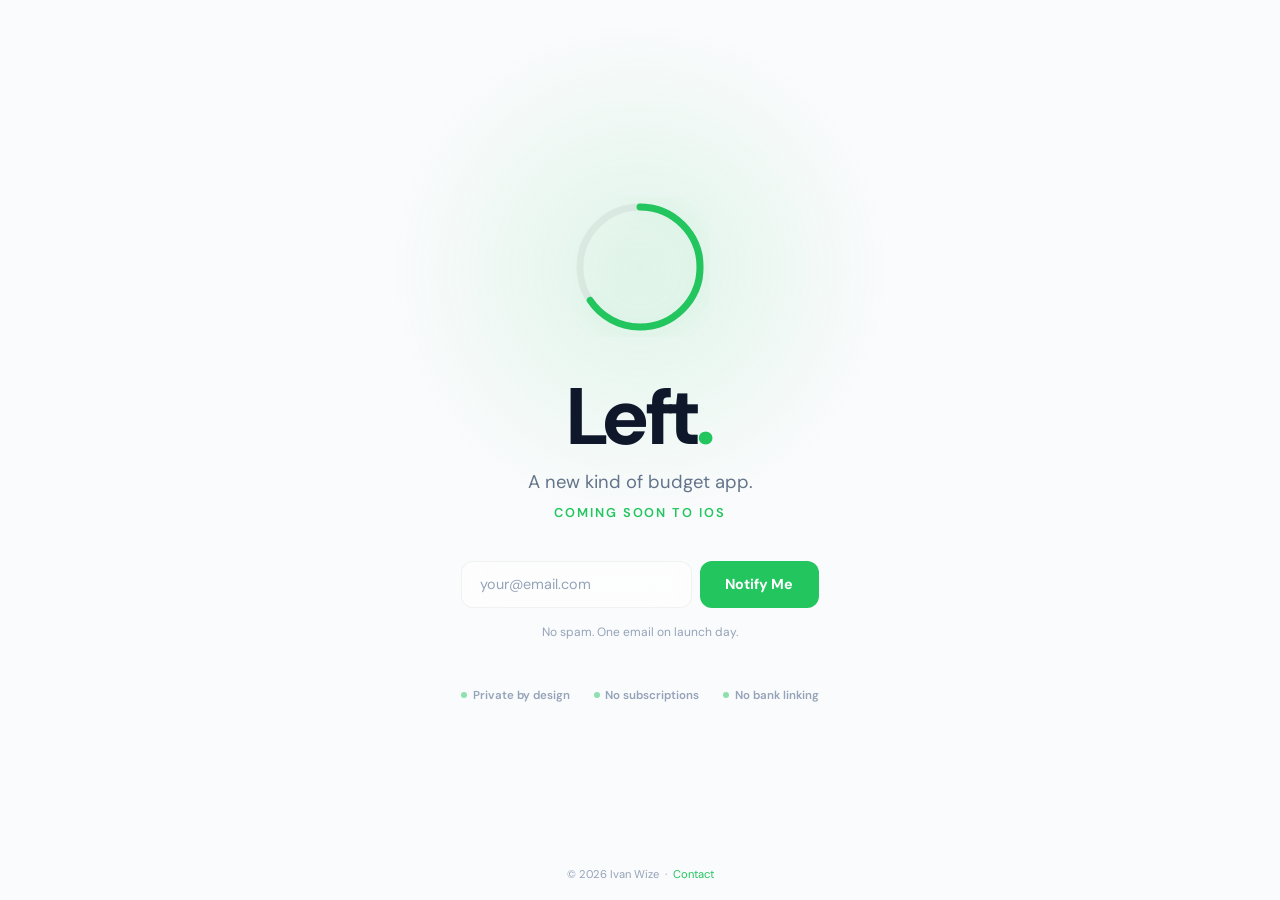
<file: LeftAppWebPageTeaser.html>
<!DOCTYPE html>
<html lang="en">
<head>
<meta charset="UTF-8">
<meta name="viewport" content="width=device-width, initial-scale=1.0">
<title>Left. — Coming Soon</title>
<meta name="description" content="A new kind of budget app. No bank linking. No subscriptions. Coming soon to iOS.">
<meta name="theme-color" content="#22C55E">
<meta property="og:title" content="Left. — Coming Soon">
<meta property="og:description" content="A new kind of budget app. Coming soon to iOS.">
<meta property="og:type" content="website">
<meta property="og:url" content="https://left-budget.com">

<link rel="preconnect" href="https://fonts.googleapis.com">
<link rel="preconnect" href="https://fonts.gstatic.com" crossorigin>
<link href="https://fonts.googleapis.com/css2?family=DM+Sans:opsz,wght@9..40,300..800&display=swap" rel="stylesheet">

<style>
  :root {
    --green: #22C55E;
    --green-glow: rgba(34,197,94,0.12);
    --bg: #FAFBFC;
    --text: #0F172A;
    --text-secondary: #64748B;
    --text-tertiary: #94A3B8;
    --card-bg: rgba(255,255,255,0.6);
    --card-border: rgba(0,0,0,0.05);
  }

  @media (prefers-color-scheme: dark) {
    :root {
      --bg: #0B0F14;
      --text: #F1F5F9;
      --text-secondary: #94A3B8;
      --text-tertiary: #64748B;
      --card-bg: rgba(255,255,255,0.04);
      --card-border: rgba(255,255,255,0.06);
      --green-glow: rgba(34,197,94,0.08);
    }
  }

  * { margin: 0; padding: 0; box-sizing: border-box; }
  html { -webkit-text-size-adjust: 100%; }

  body {
    font-family: 'DM Sans', -apple-system, sans-serif;
    background: var(--bg);
    color: var(--text);
    min-height: 100vh;
    display: flex;
    flex-direction: column;
    align-items: center;
    justify-content: center;
    padding: 2rem 1.5rem;
    overflow: hidden;
    -webkit-font-smoothing: antialiased;
  }

  body::before {
    content: '';
    position: fixed;
    top: 30%;
    left: 50%;
    transform: translate(-50%, -50%);
    width: 500px;
    height: 500px;
    border-radius: 50%;
    background: radial-gradient(circle, var(--green-glow) 0%, transparent 70%);
    pointer-events: none;
    animation: breathe 8s ease-in-out infinite;
  }

  @keyframes breathe {
    0%, 100% { opacity: 0.4; transform: translate(-50%, -50%) scale(1); }
    50% { opacity: 0.7; transform: translate(-50%, -50%) scale(1.15); }
  }

  .container {
    text-align: center;
    max-width: 440px;
    position: relative;
    z-index: 1;
  }

  .ring {
    width: 140px;
    height: 140px;
    margin: 0 auto 2.5rem;
    opacity: 0;
    animation: fadeScale 1s ease-out 0.3s forwards;
  }

  .ring svg { width: 100%; height: 100%; }
  .ring-track { stroke: var(--card-border); }
  .ring-fill {
    stroke: var(--green);
    stroke-dasharray: 377;
    stroke-dashoffset: 377;
    animation: drawRing 2.5s ease-out 0.8s forwards;
    filter: drop-shadow(0 0 12px var(--green-glow));
  }

  @keyframes drawRing { to { stroke-dashoffset: 130; } }

  .brand {
    font-size: clamp(3.5rem, 10vw, 5rem);
    font-weight: 800;
    letter-spacing: -0.03em;
    line-height: 1;
    margin-bottom: 0.8rem;
    opacity: 0;
    animation: fadeUp 0.8s ease-out 0.1s forwards;
  }

  .dot { color: var(--green); }

  .tagline {
    font-size: clamp(1rem, 2.5vw, 1.15rem);
    color: var(--text-secondary);
    margin-bottom: 0.6rem;
    opacity: 0;
    animation: fadeUp 0.7s ease-out 0.4s forwards;
  }

  .coming {
    font-size: 0.8rem;
    font-weight: 600;
    text-transform: uppercase;
    letter-spacing: 0.15em;
    color: var(--green);
    margin-bottom: 2.5rem;
    opacity: 0;
    animation: fadeUp 0.7s ease-out 0.6s forwards;
  }

  .notify-form {
    display: flex;
    gap: 0.5rem;
    margin-bottom: 1rem;
    opacity: 0;
    animation: fadeUp 0.7s ease-out 0.8s forwards;
  }

  .notify-form input {
    flex: 1;
    padding: 0.85rem 1.1rem;
    border-radius: 12px;
    border: 1px solid var(--card-border);
    background: var(--card-bg);
    backdrop-filter: blur(16px);
    -webkit-backdrop-filter: blur(16px);
    color: var(--text);
    font-family: inherit;
    font-size: 0.9rem;
    outline: none;
    transition: border-color 0.2s;
  }

  .notify-form input::placeholder { color: var(--text-tertiary); }
  .notify-form input:focus { border-color: var(--green); }

  .notify-form button {
    padding: 0.85rem 1.6rem;
    border-radius: 12px;
    border: none;
    background: var(--green);
    color: white;
    font-family: inherit;
    font-size: 0.9rem;
    font-weight: 700;
    cursor: pointer;
    transition: transform 0.15s, box-shadow 0.15s;
    white-space: nowrap;
  }

  .notify-form button:hover {
    transform: translateY(-1px);
    box-shadow: 0 6px 20px rgba(34,197,94,0.25);
  }

  .notify-form button:active { transform: scale(0.97); }

  .success-msg {
    font-size: 0.9rem;
    font-weight: 600;
    color: var(--green);
    display: none;
    animation: fadeUp 0.4s ease-out;
  }

  .success-msg.show { display: block; }

  .note {
    font-size: 0.75rem;
    color: var(--text-tertiary);
    opacity: 0;
    animation: fadeUp 0.7s ease-out 1s forwards;
  }

  .badges {
    display: flex;
    justify-content: center;
    gap: 1.5rem;
    margin-top: 3rem;
    opacity: 0;
    animation: fadeIn 0.7s ease-out 1.2s forwards;
  }

  .badge {
    display: flex;
    align-items: center;
    gap: 0.35rem;
    font-size: 0.72rem;
    font-weight: 600;
    color: var(--text-tertiary);
  }

  .badge-dot {
    width: 6px;
    height: 6px;
    border-radius: 50%;
    background: var(--green);
    opacity: 0.5;
  }

  footer {
    position: fixed;
    bottom: 1.2rem;
    font-size: 0.7rem;
    color: var(--text-tertiary);
    z-index: 1;
  }

  footer a { color: var(--green); text-decoration: none; }
  footer a:hover { text-decoration: underline; }

  @keyframes fadeUp {
    from { opacity: 0; transform: translateY(14px); }
    to { opacity: 1; transform: translateY(0); }
  }
  @keyframes fadeIn { from { opacity: 0; } to { opacity: 1; } }
  @keyframes fadeScale {
    from { opacity: 0; transform: scale(0.8); }
    to { opacity: 1; transform: scale(1); }
  }

  @media (max-width: 480px) {
    .notify-form { flex-direction: column; }
    .notify-form button { width: 100%; }
  }
</style>
</head>
<body>

<div class="container">
  <div class="ring">
    <svg viewBox="0 0 140 140">
      <circle class="ring-track" cx="70" cy="70" r="60" fill="none" stroke-width="7" stroke-linecap="round"/>
      <circle class="ring-fill" cx="70" cy="70" r="60" fill="none" stroke-width="7" stroke-linecap="round"
        transform="rotate(-90 70 70)"/>
    </svg>
  </div>

  <div class="brand">Left<span class="dot">.</span></div>
  <p class="tagline">A new kind of budget app.</p>
  <p class="coming">Coming soon to iOS</p>

  <form class="notify-form" id="notifyForm">
    <input type="email" placeholder="your@email.com" required autocomplete="email" id="emailInput">
    <button type="submit">Notify Me</button>
  </form>
  <p class="success-msg" id="successMsg">You're on the list ✓</p>
  <p class="note">No spam. One email on launch day.</p>

  <div class="badges">
    <span class="badge"><span class="badge-dot"></span> Private by design</span>
    <span class="badge"><span class="badge-dot"></span> No subscriptions</span>
    <span class="badge"><span class="badge-dot"></span> No bank linking</span>
  </div>
</div>

<footer>
  &copy; 2026 Ivan Wize &nbsp;&middot;&nbsp; <a href="mailto:support@left-budget.com">Contact</a>
</footer>

<script>
document.getElementById('notifyForm').addEventListener('submit', function(e) {
  e.preventDefault();
  var email = document.getElementById('emailInput').value;
  var form = document.getElementById('notifyForm');
  var msg = document.getElementById('successMsg');

  // TODO: Wire up your email service here.
  // Options: Buttondown, Mailchimp, ConvertKit,
  // or a Cloudflare Worker that stores to KV/D1.
  //
  // Example:
  // fetch('https://your-api.com/subscribe', {
  //   method: 'POST',
  //   headers: { 'Content-Type': 'application/json' },
  //   body: JSON.stringify({ email: email })
  // });

  console.log('Email submitted:', email);
  form.style.display = 'none';
  msg.classList.add('show');
});
</script>

</body>
</html>
</file>
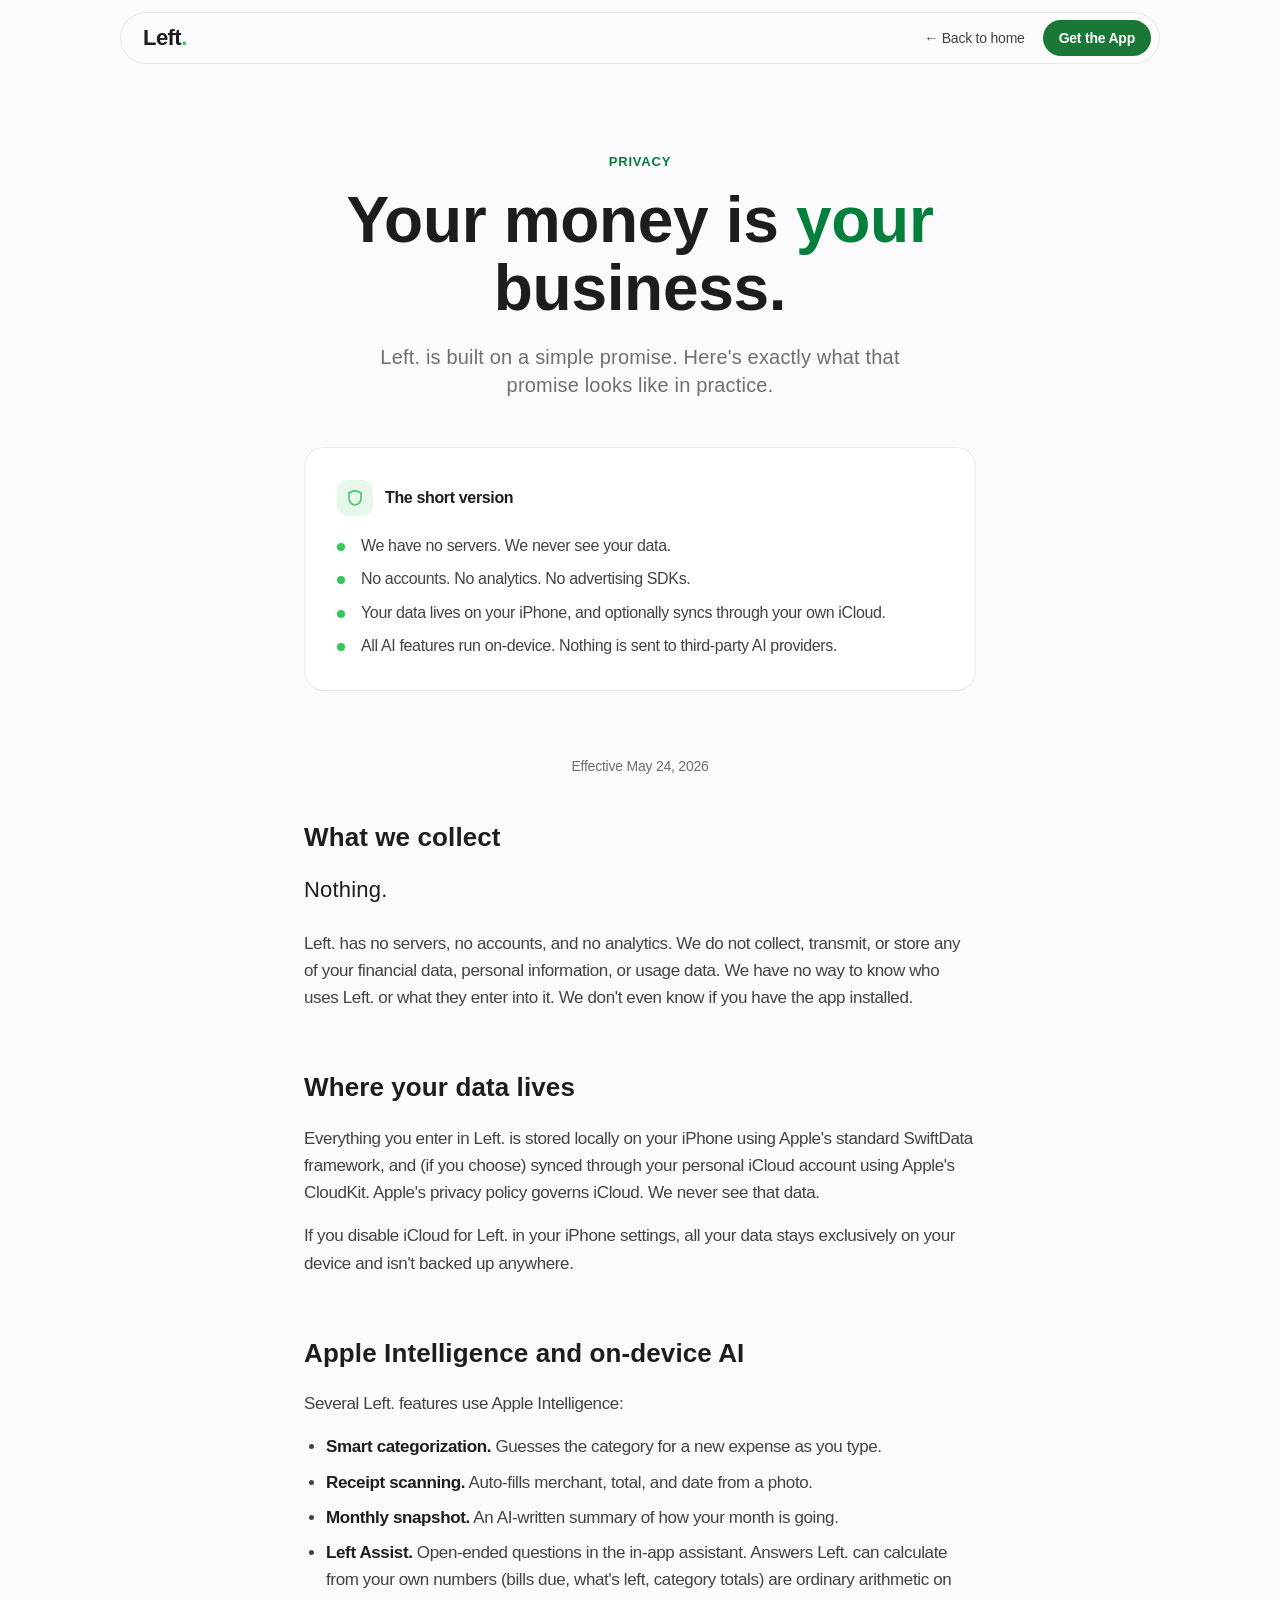
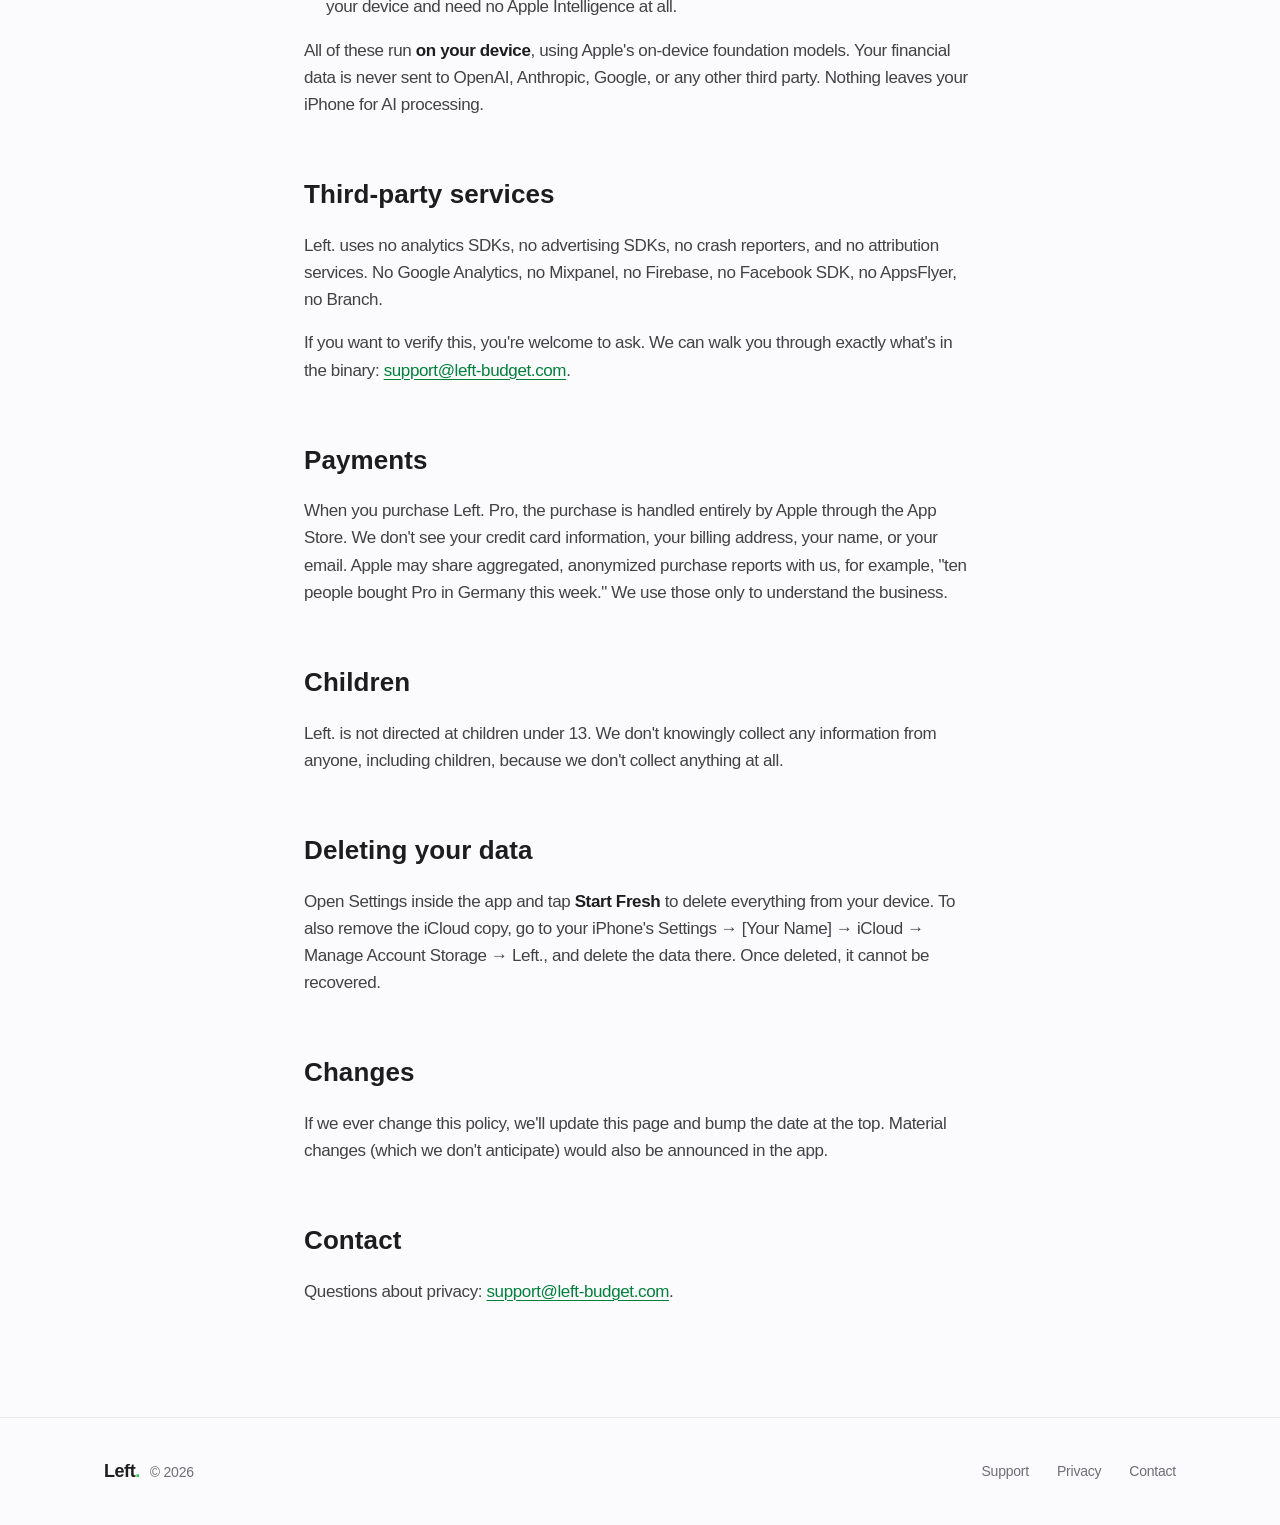
<file: privacy.html>
<!DOCTYPE html>
<html lang="en">
<head>
  <meta charset="UTF-8">
  <meta name="viewport" content="width=device-width, initial-scale=1.0">
  <title>Privacy policy · Left. budget app for iPhone</title>
  <meta name="description" content="Left. has no servers, no accounts, and no analytics. Here's exactly what that means for your data.">

  <meta name="theme-color" content="#fbfbfd" media="(prefers-color-scheme: light)">
  <meta name="theme-color" content="#000000" media="(prefers-color-scheme: dark)">

  <link rel="icon" href="favicon.ico" sizes="32x32">
  <link rel="icon" type="image/svg+xml" href="favicon.svg?v=2">
  <link rel="apple-touch-icon" href="apple-touch-icon.png?v=2">
  <meta name="apple-itunes-app" content="app-id=6761345386">
  <link rel="canonical" href="https://left-budget.com/privacy.html">

  <meta property="og:title" content="Privacy · Left.">
  <meta property="og:description" content="Left. has no servers, no accounts, and no analytics. Here's exactly what that means for your data.">
  <meta property="og:type" content="website">
  <meta property="og:url" content="https://left-budget.com/privacy.html">
  <meta property="og:site_name" content="Left.">
  <meta property="og:locale" content="en_US">
  <meta property="og:image" content="https://left-budget.com/og-image.jpg">
  <meta property="og:image:width" content="1200">
  <meta property="og:image:height" content="630">
  <meta name="twitter:card" content="summary_large_image">
  <meta name="twitter:image" content="https://left-budget.com/og-image.jpg">

  <style>
    *, *::before, *::after { box-sizing: border-box; }

    /* Smooth cross-fades between the site's pages, where supported */
    @view-transition { navigation: auto; }

    :root {
      color-scheme: light dark;
      --bg: #fbfbfd;
      --bg-elevated: #ffffff;
      --bg-section: #f5f5f7;
      --fg: #1d1d1f;
      --fg-soft: #424245;
      --muted: #6e6e73;
      --accent: #34c759;
      --accent-text: #00803a;   /* AA-contrast green for text on light surfaces */
      --accent-soft: rgba(52, 199, 89, 0.12);
      --border: rgba(0, 0, 0, 0.08);
      --nav-bg: rgba(251, 251, 253, 0.72);

      /* Apple's optical tracking scale. SF Text (under 20px) is drawn wide for
         legibility so it needs negative tracking; SF Display (20px and up) is
         already tight and opens back up as the size grows. */
      --track-hero: -0.015em;     /* 56px and up */
      --track-title: -0.005em;    /* 34px to 48px */
      --track-heading: 0.004em;   /* 26px to 32px */
      --track-lead: 0.009em;      /* 20px to 24px */
      --track-body: -0.022em;     /* 16px to 19px */
      --track-small: -0.016em;    /* 14px to 15px */
      --track-caption: -0.01em;   /* 11px to 13px */
    }

    @media (prefers-color-scheme: dark) {
      :root {
        --bg: #000000;
        --bg-elevated: #1c1c1e;
        --bg-section: #0a0a0a;
        --fg: #f5f5f7;
        --fg-soft: #d1d1d6;
        --muted: #86868b;
        --accent: #30d158;
        --accent-text: #30d158;
        --accent-soft: rgba(48, 209, 88, 0.14);
        --border: rgba(255, 255, 255, 0.1);
        --nav-bg: rgba(28, 28, 30, 0.66);
      }
    }

    html { scroll-behavior: smooth; scroll-padding-top: 76px; }
    @media (prefers-reduced-motion: reduce) { html { scroll-behavior: auto; } }

    body {
      margin: 0;
      background: var(--bg);
      color: var(--fg);
      font-family: -apple-system, BlinkMacSystemFont, 'SF Pro Display', 'SF Pro Text', 'Helvetica Neue', Helvetica, Arial, sans-serif;
      -webkit-font-smoothing: antialiased;
      -moz-osx-font-smoothing: grayscale;
      text-rendering: optimizeLegibility;
      line-height: 1.47059;
      font-size: 1.0625rem;
      letter-spacing: var(--track-body);
    }

    .wrap { max-width: 720px; margin: 0 auto; padding: 0 24px; }
    a { color: var(--accent-text); text-decoration: none; }
    a:hover { text-decoration: underline; }

    /* Keyboard focus: visible in both themes, never shown on mouse clicks */
    :focus-visible {
      outline: 2px solid var(--fg);
      outline-offset: 3px;
      border-radius: 6px;
    }

    /* Nav: the floating glass bar from the home page */
    nav {
      position: sticky;
      top: 0;
      z-index: 100;
      padding: 12px 16px 0;
      pointer-events: none;
    }
    nav .inner {
      pointer-events: auto;
      max-width: 1040px;
      height: 52px;
      margin: 0 auto;
      padding: 0 8px 0 22px;
      display: flex;
      align-items: center;
      justify-content: space-between;
      gap: 16px;
      border-radius: 999px;
      background: var(--nav-bg);
      border: 1px solid var(--border);
      -webkit-backdrop-filter: blur(24px) saturate(180%);
      backdrop-filter: blur(24px) saturate(180%);
    }
    .brand {
      font-weight: 700;
      font-size: 1.375rem;
      letter-spacing: -0.025em;
      color: var(--fg);
    }
    .brand:hover { text-decoration: none; }
    .brand .dot { color: var(--accent); }
    .nav-end { display: flex; align-items: center; gap: 4px; }
    .nav-back {
      display: inline-flex;
      align-items: center;
      height: 36px;
      padding: 0 14px;
      border-radius: 999px;
      color: var(--fg-soft);
      font-size: 0.875rem;
      letter-spacing: var(--track-small);
      transition: color .15s ease, background-color .15s ease;
    }
    .nav-back:hover { color: var(--fg); background: rgba(127, 127, 127, 0.12); text-decoration: none; }
    .nav-cta {
      display: inline-flex;
      align-items: center;
      height: 36px;
      padding: 0 16px;
      border-radius: 999px;
      background: #197835;
      color: #fff;
      font-size: 0.875rem;
      font-weight: 600;
      letter-spacing: var(--track-small);
    }
    .nav-cta:hover { filter: brightness(1.12); text-decoration: none; }
    @media (max-width: 480px) {
      nav { padding: 10px 12px 0; }
      nav .inner { padding-left: 18px; }
    }
    @media (max-width: 400px) {
      .nav-back { display: none; }
    }

    /* Page header */
    .page-header {
      padding: 88px 0 48px;
      text-align: center;
    }
    .eyebrow {
      font-size: 0.8125rem;
      font-weight: 600;
      letter-spacing: 0.06em;
      text-transform: uppercase;
      color: var(--accent-text);
      margin: 0 0 16px;
    }
    h1 {
      font-size: clamp(2.5rem, 6vw, 4rem);
      font-weight: 600;
      line-height: 1.06;
      letter-spacing: var(--track-title);
      margin: 0 0 20px;
    }
    h1 .accent {
      color: var(--accent-text);
    }
    .page-lede {
      font-size: 1.25rem;
      color: var(--muted);
      max-width: 48ch;
      margin: 0 auto;
      letter-spacing: var(--track-lead);
      line-height: 1.4;
    }

    /* TL;DR Card */
    .tldr {
      background: var(--bg-elevated);
      border: 1px solid var(--border);
      border-radius: 20px;
      padding: 32px;
      margin: 0 0 64px;
    }
    .tldr-head {
      display: flex;
      align-items: center;
      gap: 12px;
      margin-bottom: 18px;
    }
    .tldr-icon {
      width: 36px;
      height: 36px;
      border-radius: 10px;
      background: var(--accent-soft);
      color: var(--accent);
      display: inline-flex;
      align-items: center;
      justify-content: center;
      flex-shrink: 0;
    }
    .tldr-icon svg { width: 18px; height: 18px; }
    .tldr-head strong {
      font-size: 1rem;
      font-weight: 600;
      letter-spacing: var(--track-body);
    }
    .tldr ul {
      list-style: none;
      padding: 0;
      margin: 0;
      display: flex;
      flex-direction: column;
      gap: 10px;
    }
    .tldr li {
      font-size: 1rem;
      color: var(--fg-soft);
      letter-spacing: var(--track-body);
      padding-left: 24px;
      position: relative;
    }
    .tldr li::before {
      content: '';
      position: absolute;
      left: 0;
      top: 9px;
      width: 8px;
      height: 8px;
      border-radius: 50%;
      background: var(--accent);
    }

    /* Article body */
    article { padding-bottom: 96px; line-height: 1.6; }
    article .updated {
      font-size: 0.875rem;
      color: var(--muted);
      margin: 0 0 40px;
      text-align: center;
      letter-spacing: var(--track-small);
    }
    article h2 {
      font-size: 1.625rem;
      font-weight: 600;
      letter-spacing: var(--track-heading);
      margin: 56px 0 16px;
      color: var(--fg);
    }
    article h2:first-of-type { margin-top: 0; }
    article p {
      font-size: 1.0625rem;
      color: var(--fg-soft);
      margin: 0 0 16px;
      letter-spacing: var(--track-body);
    }
    article p.callout {
      font-size: 1.375rem;
      font-weight: 500;
      color: var(--fg);
      letter-spacing: var(--track-lead);
      line-height: 1.4;
      margin: 12px 0 24px;
    }
    article ul {
      margin: 0 0 16px;
      padding-left: 22px;
      color: var(--fg-soft);
    }
    article ul li {
      margin-bottom: 8px;
      letter-spacing: var(--track-body);
    }
    article strong { color: var(--fg); font-weight: 600; }
    article p a { text-decoration: underline; text-underline-offset: 3px; text-decoration-thickness: 1px; }

    /* Footer */
    footer {
      border-top: 1px solid var(--border);
      padding: 40px 0;
      font-size: 0.875rem;
      color: var(--muted);
      letter-spacing: var(--track-small);
    }
    .footer-grid {
      max-width: 1120px;
      margin: 0 auto;
      padding: 0 24px;
      display: flex;
      align-items: center;
      justify-content: space-between;
      flex-wrap: wrap;
      gap: 20px;
    }
    .footer-brand { display: flex; align-items: baseline; gap: 10px; }
    .footer-brand .brand { font-size: 1.125rem; }
    .footer-links { display: flex; gap: 28px; }
    .footer-links a { color: var(--muted); }
    .footer-links a:hover { color: var(--fg); text-decoration: none; }
  </style>
</head>
<body>

  <nav aria-label="Primary">
    <div class="inner">
      <a href="/" class="brand" aria-label="Left. home">Left<span class="dot">.</span></a>
      <div class="nav-end">
        <a href="/" class="nav-back">← Back to home</a>
        <a href="https://apps.apple.com/app/id6761345386" class="nav-cta">Get the App</a>
      </div>
    </div>
  </nav>

  <main id="main">
  <header class="page-header">
    <div class="wrap">
      <p class="eyebrow">Privacy</p>
      <h1>Your money is <span class="accent">your</span> business.</h1>
      <p class="page-lede">Left. is built on a simple promise. Here's exactly what that promise looks like in practice.</p>
    </div>
  </header>

  <div class="wrap">
    <div class="tldr">
      <div class="tldr-head">
        <div class="tldr-icon">
          <svg viewBox="0 0 24 24" fill="none" stroke="currentColor" stroke-width="2" stroke-linecap="round" stroke-linejoin="round" aria-hidden="true">
            <path d="M12 2L4 5v7c0 5 3.5 8.5 8 9.5 4.5-1 8-4.5 8-9.5V5l-8-3z"/>
          </svg>
        </div>
        <strong>The short version</strong>
      </div>
      <ul>
        <li>We have no servers. We never see your data.</li>
        <li>No accounts. No analytics. No advertising SDKs.</li>
        <li>Your data lives on your iPhone, and optionally syncs through your own iCloud.</li>
        <li>All AI features run on-device. Nothing is sent to third-party AI providers.</li>
      </ul>
    </div>
  </div>

  <article>
    <div class="wrap">
      <p class="updated">Effective May 24, 2026</p>

      <h2>What we collect</h2>
      <p class="callout">Nothing.</p>
      <p>Left. has no servers, no accounts, and no analytics. We do not collect, transmit, or store any of your financial data, personal information, or usage data. We have no way to know who uses Left. or what they enter into it. We don't even know if you have the app installed.</p>

      <h2>Where your data lives</h2>
      <p>Everything you enter in Left. is stored locally on your iPhone using Apple's standard SwiftData framework, and (if you choose) synced through your personal iCloud account using Apple's CloudKit. Apple's privacy policy governs iCloud. We never see that data.</p>
      <p>If you disable iCloud for Left. in your iPhone settings, all your data stays exclusively on your device and isn't backed up anywhere.</p>

      <h2>Apple Intelligence and on-device AI</h2>
      <p>Several Left. features use Apple Intelligence:</p>
      <ul>
        <li><strong>Smart categorization.</strong> Guesses the category for a new expense as you type.</li>
        <li><strong>Receipt scanning.</strong> Auto-fills merchant, total, and date from a photo.</li>
        <li><strong>Monthly snapshot.</strong> An AI-written summary of how your month is going.</li>
        <li><strong>Left Assist.</strong> Open-ended questions in the in-app assistant. Answers Left. can calculate from your own numbers (bills due, what's left, category totals) are ordinary arithmetic on your device and need no Apple Intelligence at all.</li>
      </ul>
      <p>All of these run <strong>on your device</strong>, using Apple's on-device foundation models. Your financial data is never sent to OpenAI, Anthropic, Google, or any other third party. Nothing leaves your iPhone for AI processing.</p>

      <h2>Third-party services</h2>
      <p>Left. uses no analytics SDKs, no advertising SDKs, no crash reporters, and no attribution services. No Google Analytics, no Mixpanel, no Firebase, no Facebook SDK, no AppsFlyer, no Branch.</p>
      <p>If you want to verify this, you're welcome to ask. We can walk you through exactly what's in the binary: <a href="mailto:support@left-budget.com">support@left-budget.com</a>.</p>

      <h2>Payments</h2>
      <p>When you purchase Left. Pro, the purchase is handled entirely by Apple through the App Store. We don't see your credit card information, your billing address, your name, or your email. Apple may share aggregated, anonymized purchase reports with us, for example, "ten people bought Pro in Germany this week." We use those only to understand the business.</p>

      <h2>Children</h2>
      <p>Left. is not directed at children under 13. We don't knowingly collect any information from anyone, including children, because we don't collect anything at all.</p>

      <h2>Deleting your data</h2>
      <p>Open Settings inside the app and tap <strong>Start Fresh</strong> to delete everything from your device. To also remove the iCloud copy, go to your iPhone's Settings → [Your Name] → iCloud → Manage Account Storage → Left., and delete the data there. Once deleted, it cannot be recovered.</p>

      <h2>Changes</h2>
      <p>If we ever change this policy, we'll update this page and bump the date at the top. Material changes (which we don't anticipate) would also be announced in the app.</p>

      <h2>Contact</h2>
      <p>Questions about privacy: <a href="mailto:support@left-budget.com">support@left-budget.com</a>.</p>
    </div>
  </article>

  </main>

  <footer>
    <div class="footer-grid">
      <div class="footer-brand">
        <a href="/" class="brand">Left<span class="dot">.</span></a>
        <span>© 2026</span>
      </div>
      <div class="footer-links">
        <a href="/support.html">Support</a>
        <a href="/privacy.html">Privacy</a>
        <a href="mailto:support@left-budget.com">Contact</a>
      </div>
    </div>
  </footer>

</body>
</html>
</file>
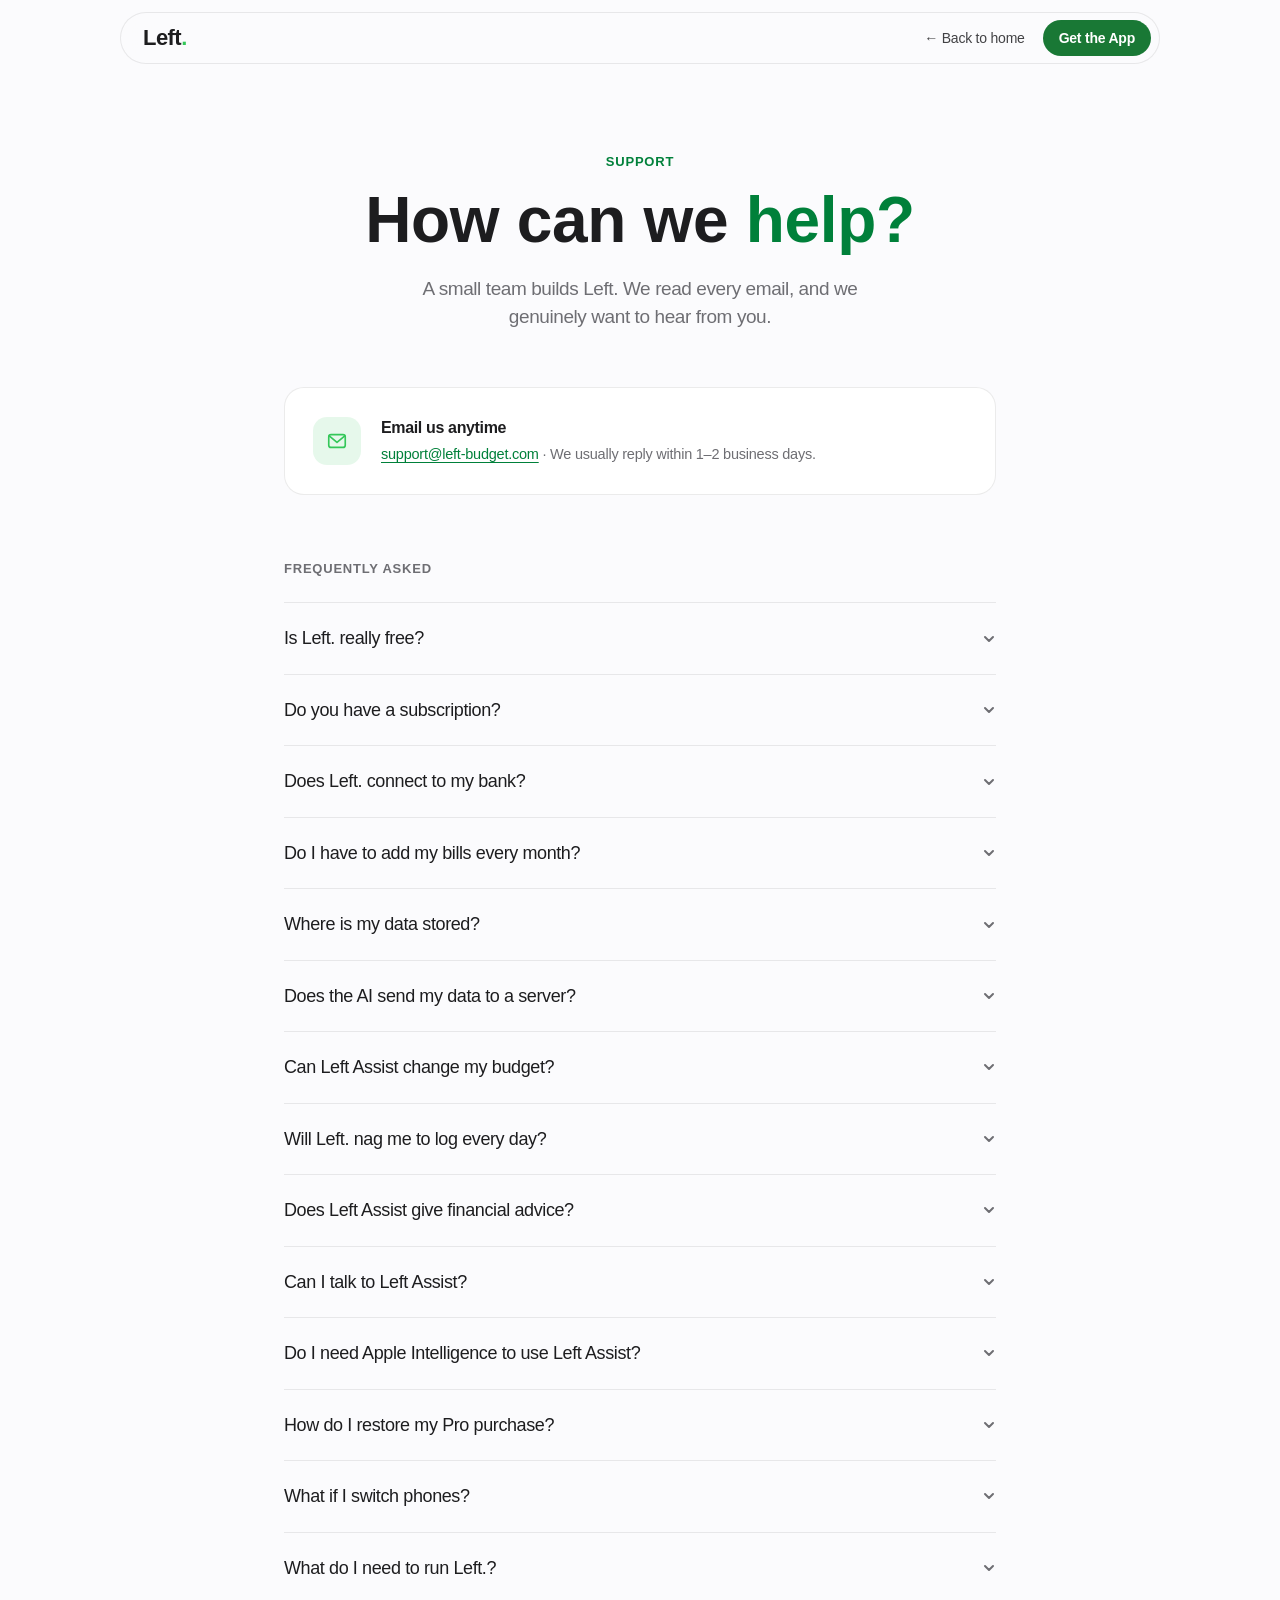
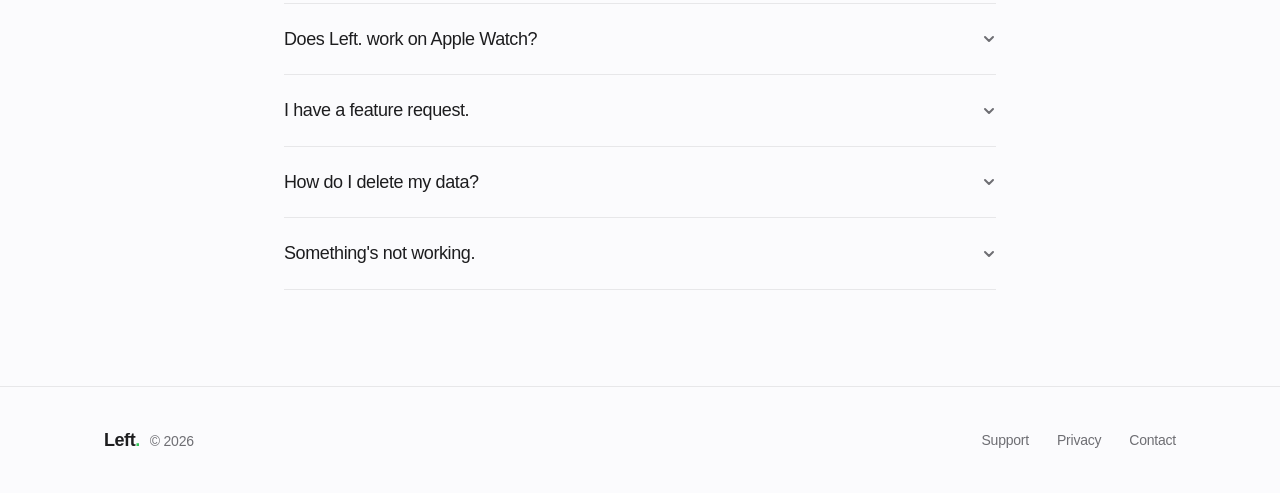
<file: support.html>
<!DOCTYPE html>
<html lang="en">
<head>
  <meta charset="UTF-8">
  <meta name="viewport" content="width=device-width, initial-scale=1.0">
  <title>Support &amp; FAQ · Left. budget app for iPhone</title>
  <meta name="description" content="Get help with Left. Frequently asked questions, contact info, and how to reach the team behind the app.">

  <meta name="theme-color" content="#fbfbfd" media="(prefers-color-scheme: light)">
  <meta name="theme-color" content="#000000" media="(prefers-color-scheme: dark)">

  <link rel="icon" href="favicon.ico" sizes="32x32">
  <link rel="icon" type="image/svg+xml" href="favicon.svg?v=2">
  <link rel="apple-touch-icon" href="apple-touch-icon.png?v=2">
  <meta name="apple-itunes-app" content="app-id=6761345386">
  <link rel="canonical" href="https://left-budget.com/support.html">

  <meta property="og:title" content="Support · Left.">
  <meta property="og:description" content="Get help with Left. Frequently asked questions, contact info, and how to reach the team behind the app.">
  <meta property="og:type" content="website">
  <meta property="og:url" content="https://left-budget.com/support.html">
  <meta property="og:site_name" content="Left.">
  <meta property="og:locale" content="en_US">
  <meta property="og:image" content="https://left-budget.com/og-image.jpg">
  <meta property="og:image:width" content="1200">
  <meta property="og:image:height" content="630">
  <meta name="twitter:card" content="summary_large_image">
  <meta name="twitter:image" content="https://left-budget.com/og-image.jpg">

  <style>
    *, *::before, *::after { box-sizing: border-box; }

    /* Smooth cross-fades between the site's pages, where supported */
    @view-transition { navigation: auto; }

    :root {
      color-scheme: light dark;
      --bg: #fbfbfd;
      --bg-elevated: #ffffff;
      --bg-section: #f5f5f7;
      --fg: #1d1d1f;
      --fg-soft: #424245;
      --muted: #6e6e73;
      --accent: #34c759;
      --accent-text: #00803a;   /* AA-contrast green for text on light surfaces */
      --accent-soft: rgba(52, 199, 89, 0.12);
      --border: rgba(0, 0, 0, 0.08);
      --nav-bg: rgba(251, 251, 253, 0.72);

      /* Apple's optical tracking scale. SF Text (under 20px) is drawn wide for
         legibility so it needs negative tracking; SF Display (20px and up) is
         already tight and opens back up as the size grows. */
      --track-hero: -0.015em;     /* 56px and up */
      --track-title: -0.005em;    /* 34px to 48px */
      --track-heading: 0.004em;   /* 26px to 32px */
      --track-lead: 0.009em;      /* 20px to 24px */
      --track-body: -0.022em;     /* 16px to 19px */
      --track-small: -0.016em;    /* 14px to 15px */
      --track-caption: -0.01em;   /* 11px to 13px */
    }

    @media (prefers-color-scheme: dark) {
      :root {
        --bg: #000000;
        --bg-elevated: #1c1c1e;
        --bg-section: #0a0a0a;
        --fg: #f5f5f7;
        --fg-soft: #d1d1d6;
        --muted: #86868b;
        --accent: #30d158;
        --accent-text: #30d158;
        --accent-soft: rgba(48, 209, 88, 0.14);
        --border: rgba(255, 255, 255, 0.1);
        --nav-bg: rgba(28, 28, 30, 0.66);
      }
    }

    html { scroll-behavior: smooth; scroll-padding-top: 76px; }
    @media (prefers-reduced-motion: reduce) { html { scroll-behavior: auto; } }

    body {
      margin: 0;
      background: var(--bg);
      color: var(--fg);
      font-family: -apple-system, BlinkMacSystemFont, 'SF Pro Display', 'SF Pro Text', 'Helvetica Neue', Helvetica, Arial, sans-serif;
      -webkit-font-smoothing: antialiased;
      -moz-osx-font-smoothing: grayscale;
      text-rendering: optimizeLegibility;
      line-height: 1.47059;
      font-size: 1.0625rem;
      letter-spacing: var(--track-body);
    }

    .wrap { max-width: 760px; margin: 0 auto; padding: 0 24px; }
    a { color: var(--accent-text); text-decoration: none; }
    a:hover { text-decoration: underline; }

    /* Keyboard focus: visible in both themes, never shown on mouse clicks */
    :focus-visible {
      outline: 2px solid var(--fg);
      outline-offset: 3px;
      border-radius: 6px;
    }

    /* Nav: the floating glass bar from the home page */
    nav {
      position: sticky;
      top: 0;
      z-index: 100;
      padding: 12px 16px 0;
      pointer-events: none;
    }
    nav .inner {
      pointer-events: auto;
      max-width: 1040px;
      height: 52px;
      margin: 0 auto;
      padding: 0 8px 0 22px;
      display: flex;
      align-items: center;
      justify-content: space-between;
      gap: 16px;
      border-radius: 999px;
      background: var(--nav-bg);
      border: 1px solid var(--border);
      -webkit-backdrop-filter: blur(24px) saturate(180%);
      backdrop-filter: blur(24px) saturate(180%);
    }
    .brand {
      font-weight: 700;
      font-size: 1.375rem;
      letter-spacing: -0.025em;
      color: var(--fg);
    }
    .brand:hover { text-decoration: none; }
    .brand .dot { color: var(--accent); }
    .nav-end { display: flex; align-items: center; gap: 4px; }
    .nav-back {
      display: inline-flex;
      align-items: center;
      height: 36px;
      padding: 0 14px;
      border-radius: 999px;
      color: var(--fg-soft);
      font-size: 0.875rem;
      letter-spacing: var(--track-small);
      transition: color .15s ease, background-color .15s ease;
    }
    .nav-back:hover { color: var(--fg); background: rgba(127, 127, 127, 0.12); text-decoration: none; }
    .nav-cta {
      display: inline-flex;
      align-items: center;
      height: 36px;
      padding: 0 16px;
      border-radius: 999px;
      background: #197835;
      color: #fff;
      font-size: 0.875rem;
      font-weight: 600;
      letter-spacing: var(--track-small);
    }
    .nav-cta:hover { filter: brightness(1.12); text-decoration: none; }
    @media (max-width: 480px) {
      nav { padding: 10px 12px 0; }
      nav .inner { padding-left: 18px; }
    }
    @media (max-width: 400px) {
      .nav-back { display: none; }
    }

    /* Page header */
    .page-header {
      padding: 88px 0 56px;
      text-align: center;
    }
    .page-header .eyebrow {
      font-size: 0.8125rem;
      font-weight: 600;
      letter-spacing: 0.06em;
      text-transform: uppercase;
      color: var(--accent-text);
      margin: 0 0 16px;
    }
    h1 {
      font-size: clamp(2.5rem, 6vw, 4rem);
      font-weight: 600;
      line-height: 1.06;
      letter-spacing: var(--track-title);
      margin: 0 0 20px;
    }
    h1 .accent {
      color: var(--accent-text);
    }
    .page-lede {
      font-size: 1.1875rem;
      color: var(--muted);
      max-width: 44ch;
      margin: 0 auto;
      letter-spacing: var(--track-body);
    }

    /* Contact card */
    .contact-card {
      background: var(--bg-elevated);
      border: 1px solid var(--border);
      border-radius: 20px;
      padding: 28px 28px;
      margin: 0 0 64px;
      display: flex;
      gap: 20px;
      align-items: center;
    }
    .contact-icon {
      flex-shrink: 0;
      width: 48px;
      height: 48px;
      border-radius: 14px;
      background: var(--accent-soft);
      color: var(--accent);
      display: inline-flex;
      align-items: center;
      justify-content: center;
    }
    .contact-icon svg { width: 22px; height: 22px; }
    .contact-body { flex: 1; }
    .contact-body strong {
      display: block;
      font-size: 1rem;
      font-weight: 600;
      letter-spacing: var(--track-body);
      margin-bottom: 2px;
    }
    .contact-body span {
      font-size: 0.90625rem;
      color: var(--muted);
      letter-spacing: var(--track-small);
    }
    .contact-body a { color: var(--accent-text); font-weight: 500; }

    @media (max-width: 540px) {
      .contact-card { flex-direction: column; text-align: center; padding: 24px 20px; gap: 14px; }
    }

    /* FAQ */
    .faq-section {
      padding-bottom: 96px;
    }
    h2.section-title {
      font-size: 0.8125rem;
      font-weight: 600;
      letter-spacing: 0.06em;
      text-transform: uppercase;
      margin: 0 0 24px;
      color: var(--muted);
    }

    details {
      border-bottom: 1px solid var(--border);
      padding: 22px 0;
    }
    details:first-of-type { border-top: 1px solid var(--border); }
    details summary {
      list-style: none;
      cursor: pointer;
      display: flex;
      justify-content: space-between;
      align-items: center;
      gap: 16px;
      font-size: 1.125rem;
      font-weight: 500;
      letter-spacing: var(--track-body);
      color: var(--fg);
      transition: color .15s ease;
    }
    details summary h3 { margin: 0; font-size: inherit; font-weight: inherit; }
    details summary::-webkit-details-marker { display: none; }
    details summary:hover { color: var(--accent-text); }
    details summary::after {
      content: '';
      width: 14px;
      height: 14px;
      flex-shrink: 0;
      background-image: url("data:image/svg+xml,%3Csvg xmlns='http://www.w3.org/2000/svg' viewBox='0 0 14 14' fill='none' stroke='%236e6e73' stroke-width='2' stroke-linecap='round' stroke-linejoin='round'%3E%3Cpath d='M3 5l4 4 4-4'/%3E%3C/svg%3E");
      background-size: contain;
      background-repeat: no-repeat;
      background-position: center;
      transition: transform .25s ease;
    }
    @media (prefers-color-scheme: dark) {
      details summary::after {
        background-image: url("data:image/svg+xml,%3Csvg xmlns='http://www.w3.org/2000/svg' viewBox='0 0 14 14' fill='none' stroke='%2386868b' stroke-width='2' stroke-linecap='round' stroke-linejoin='round'%3E%3Cpath d='M3 5l4 4 4-4'/%3E%3C/svg%3E");
      }
    }
    details[open] summary::after { transform: rotate(180deg); }
    details .answer {
      margin-top: 14px;
      color: var(--fg-soft);
      font-size: 1rem;
      line-height: 1.47059;
      letter-spacing: var(--track-body);
    }
    details .answer p { margin: 0 0 12px; }
    details .answer p:last-child { margin-bottom: 0; }
    details .answer a, .contact-body a { text-decoration: underline; text-underline-offset: 3px; text-decoration-thickness: 1px; }

    /* Footer */
    footer {
      border-top: 1px solid var(--border);
      padding: 40px 0;
      font-size: 0.875rem;
      color: var(--muted);
      letter-spacing: var(--track-small);
    }
    .footer-grid {
      max-width: 1120px;
      margin: 0 auto;
      padding: 0 24px;
      display: flex;
      align-items: center;
      justify-content: space-between;
      flex-wrap: wrap;
      gap: 20px;
    }
    .footer-brand { display: flex; align-items: baseline; gap: 10px; }
    .footer-brand .brand { font-size: 1.125rem; }
    .footer-links { display: flex; gap: 28px; }
    .footer-links a { color: var(--muted); }
    .footer-links a:hover { color: var(--fg); text-decoration: none; }
  </style>
</head>
<body>

  <nav aria-label="Primary">
    <div class="inner">
      <a href="/" class="brand" aria-label="Left. home">Left<span class="dot">.</span></a>
      <div class="nav-end">
        <a href="/" class="nav-back">← Back to home</a>
        <a href="https://apps.apple.com/app/id6761345386" class="nav-cta">Get the App</a>
      </div>
    </div>
  </nav>

  <main id="main">
  <header class="page-header">
    <div class="wrap">
      <p class="eyebrow">Support</p>
      <h1>How can we <span class="accent">help?</span></h1>
      <p class="page-lede">A small team builds Left. We read every email, and we genuinely want to hear from you.</p>
    </div>
  </header>

  <div class="wrap">
    <div class="contact-card">
      <div class="contact-icon">
        <svg viewBox="0 0 24 24" fill="none" stroke="currentColor" stroke-width="1.8" stroke-linecap="round" stroke-linejoin="round" aria-hidden="true">
          <rect x="3" y="5" width="18" height="14" rx="2.5"/>
          <path d="M3.5 6.5l8.5 7 8.5-7"/>
        </svg>
      </div>
      <div class="contact-body">
        <strong>Email us anytime</strong>
        <span><a href="mailto:support@left-budget.com">support@left-budget.com</a> · We usually reply within 1–2 business days.</span>
      </div>
    </div>
  </div>

  <section class="faq-section">
    <div class="wrap">
      <h2 class="section-title">Frequently asked</h2>

      <details>
        <summary><h3>Is Left. really free?</h3></summary>
        <div class="answer">
          <p>Yes. The core app is completely free, with no time limits and no nagging. That includes income, bills, purchases, categories and limits, search, savings goals, the habit calendar and awards, receipt scanning, Left Assist, Apple Watch, widgets, and seeing what you have left to spend.</p>
          <p>Adding your debts and accounts is free too. Left. Pro ($9.99 once) is for the long game: a payoff plan that shows what to pay first and when you’ll be debt-free, plus a history chart of your net worth.</p>
        </div>
      </details>

      <details>
        <summary><h3>Do you have a subscription?</h3></summary>
        <div class="answer">
          <p>No. Pro is a one-time purchase of $9.99. Once you have it, you have it forever, on every device signed in with your Apple&nbsp;Account.</p>
        </div>
      </details>

      <details>
        <summary><h3>Does Left. connect to my bank?</h3></summary>
        <div class="answer">
          <p>No, and that's intentional. Left. is a manual-entry app. You log your income, bills, and purchases yourself. That keeps things private, fast, and free of surprise account linkages. Most people find that the small daily ritual is what actually changes their relationship with money.</p>
        </div>
      </details>

      <details>
        <summary><h3>Do I have to add my bills every month?</h3></summary>
        <div class="answer">
          <p>No. Copy a bill into a new month once, and it carries over on its own after that.</p>
        </div>
      </details>

      <details>
        <summary><h3>Where is my data stored?</h3></summary>
        <div class="answer">
          <p>On your device, and optionally synced through your own iCloud account using Apple's CloudKit. Left. has no servers of its own, so it never sees your data.</p>
          <p>If you turn off iCloud for Left. in your iPhone settings, all your data stays exclusively on your device.</p>
        </div>
      </details>

      <details>
        <summary><h3>Does the AI send my data to a server?</h3></summary>
        <div class="answer">
          <p>No. Smart categorization, receipt scanning, and Left Assist all run entirely on your iPhone. Your conversations with Left Assist aren’t saved, speech you dictate becomes text on your iPhone and the audio is never saved or sent, and your financial data never leaves your iPhone for AI processing. It’s never sent to OpenAI, Anthropic, Google, or anyone else.</p>
        </div>
      </details>

      <details>
        <summary><h3>Can Left Assist change my budget?</h3></summary>
        <div class="answer">
          <p>Only when you tap. Left Assist can add, change, or delete purchases and bills, and you can just ask: “make that 5.50” or “delete that”. It always shows you what it’s ready to do first, nothing changes until you tap to confirm, and deletes can be undone.</p>
        </div>
      </details>

      <details>
        <summary><h3>Will Left. nag me to log every day?</h3></summary>
        <div class="answer">
          <p>No. The evening check-in is optional, and it lets you add a purchase or mark No Spending Today right from the notification, on iPhone or Apple&nbsp;Watch. There are no streaks to lose: every week starts fresh.</p>
          <p>As you log, your month fills in on a calendar, days you spent nothing count too, and you earn awards and get a look back each week.</p>
        </div>
      </details>

      <details>
        <summary><h3>Does Left Assist give financial advice?</h3></summary>
        <div class="answer">
          <p>It gives budget advice from your own numbers. Ask “What should I do this month?” or “What should I do next month?” and it suggests up to three things, with every figure calculated by the app. With Apple Intelligence, the on-device model only picks which of the app’s suggestions fit. The wording is the app’s.</p>
          <p>It doesn’t help with investing, taxes, or legal questions, and nothing changes until you tap.</p>
        </div>
      </details>

      <details>
        <summary><h3>Can I talk to Left Assist?</h3></summary>
        <div class="answer">
          <p>Yes. Tap the mic in Left Assist and say “coffee 4.50”, then add it with a tap. Your voice never leaves your iPhone: speech becomes text on the device with Apple’s Speech framework, and the audio isn’t saved or sent anywhere. Voice input is in English, and the first use may download Apple’s English speech model.</p>
        </div>
      </details>

      <details>
        <summary><h3>Do I need Apple Intelligence to use Left Assist?</h3></summary>
        <div class="answer">
          <p>Not for most of it. Anything Left. can work out from your own numbers (what's due this week, how much you have left to spend, where your money went) is answered by the app itself, on any iPhone that runs Left.</p>
          <p>Open-ended questions, smart categories, and part of receipt reading use Apple Intelligence, which needs an iPhone&nbsp;15&nbsp;Pro or later. Without it, Left Assist tells you which questions need it, and everything else works. Either way the answer is computed on your device, and either way it's free.</p>
        </div>
      </details>

      <details>
        <summary><h3>How do I restore my Pro purchase?</h3></summary>
        <div class="answer">
          <p>In the app, open the ••• menu, then Settings, then Left. Pro, and tap <strong>Restore Purchases</strong> at the bottom.</p>
          <p>Make sure you're signed in with the same Apple&nbsp;Account you used to buy Pro originally.</p>
        </div>
      </details>

      <details>
        <summary><h3>What if I switch phones?</h3></summary>
        <div class="answer">
          <p>Your data syncs through your iCloud account. Sign in to your new phone with the same Apple&nbsp;Account, install Left., and your bills, purchases, income, and accounts will all be there. Pro restores automatically.</p>
        </div>
      </details>

      <details>
        <summary><h3>What do I need to run Left.?</h3></summary>
        <div class="answer">
          <p>An iPhone running iOS&nbsp;26.1 or later, iPhone&nbsp;Duo included. The Apple&nbsp;Watch app needs watchOS&nbsp;26. Left. and its voice input are in English, and it’s designed for VoiceOver, larger text sizes, and Increase Contrast.</p>
          <p>Left Assist's open-ended questions use Apple Intelligence, which needs an iPhone&nbsp;15&nbsp;Pro or later. Everything else, including the calculated answers, works on any iPhone that runs Left.</p>
        </div>
      </details>

      <details>
        <summary><h3>Does Left. work on Apple Watch?</h3></summary>
        <div class="answer">
          <p>Yes. See what’s left and your daily amount at a glance, add a purchase, mark a bill paid, and confirm income, right from your wrist. Complications show what’s left on your watch face, and changes show up on your iPhone too.</p>
          <p>On iPhone, the Left to Spend and Quick Add widgets work on the Home Screen and Lock Screen, controls add a purchase from Control Center or the Action button, and you can ask Siri “How much is left in Left?” from anywhere. On a locked iPhone, Siri asks you to unlock before saying any amounts.</p>
        </div>
      </details>

      <details>
        <summary><h3>I have a feature request.</h3></summary>
        <div class="answer">
          <p>Please send it. We keep a running list and prioritize what people actually ask for, not what we think they should want. <a href="mailto:support@left-budget.com?subject=Feature%20request">support@left-budget.com</a></p>
        </div>
      </details>

      <details>
        <summary><h3>How do I delete my data?</h3></summary>
        <div class="answer">
          <p>In the app, open the ••• menu, then Settings, and tap <strong>Start Fresh</strong>. It erases all your data on your iPhone, on your Apple&nbsp;Watch, and in iCloud.</p>
        </div>
      </details>

      <details>
        <summary><h3>Something's not working.</h3></summary>
        <div class="answer">
          <p>Sorry about that. Email <a href="mailto:support@left-budget.com?subject=Bug%20report">support@left-budget.com</a> and include your iPhone model, iOS version, and a quick description of what happened. A screenshot helps a lot. We'll get back to you fast.</p>
        </div>
      </details>
    </div>
  </section>

  </main>

  <footer>
    <div class="footer-grid">
      <div class="footer-brand">
        <a href="/" class="brand">Left<span class="dot">.</span></a>
        <span>© 2026</span>
      </div>
      <div class="footer-links">
        <a href="/support.html">Support</a>
        <a href="/privacy.html">Privacy</a>
        <a href="mailto:support@left-budget.com">Contact</a>
      </div>
    </div>
  </footer>

</body>
</html>
</file>
